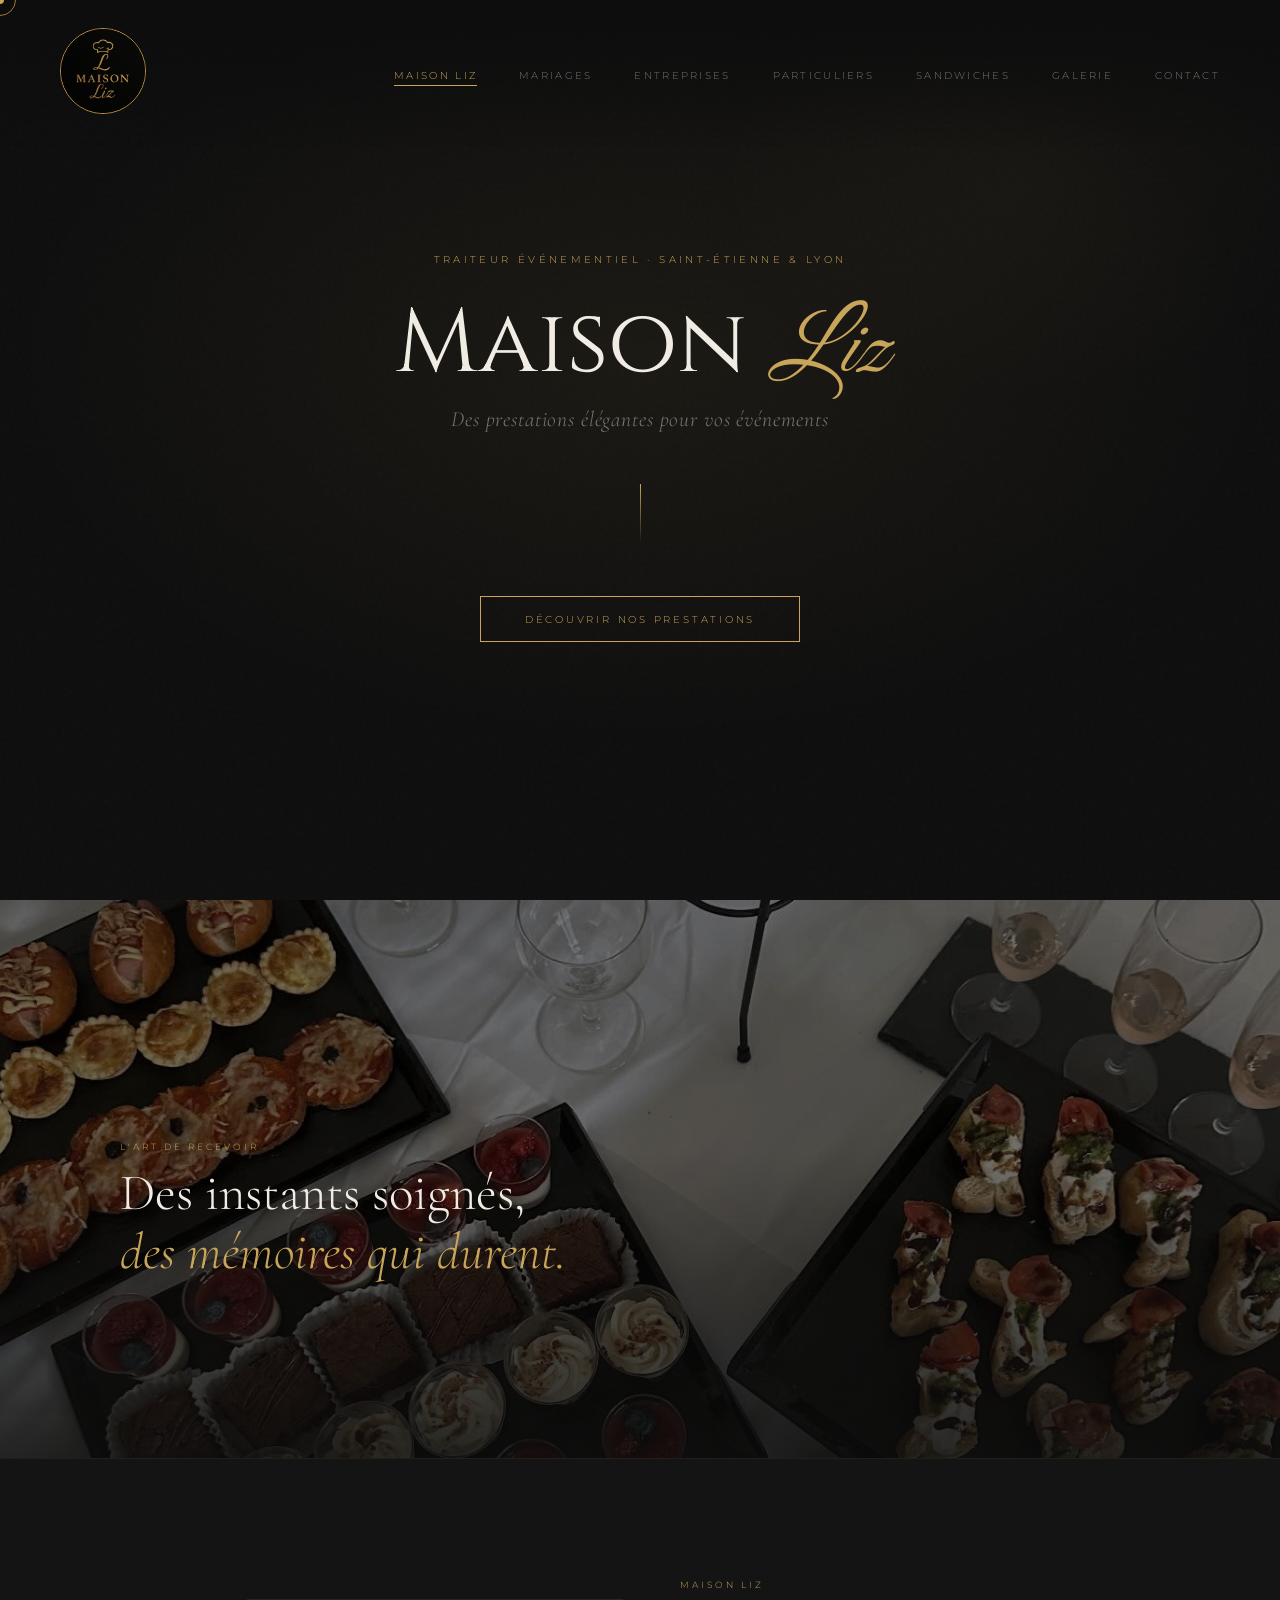
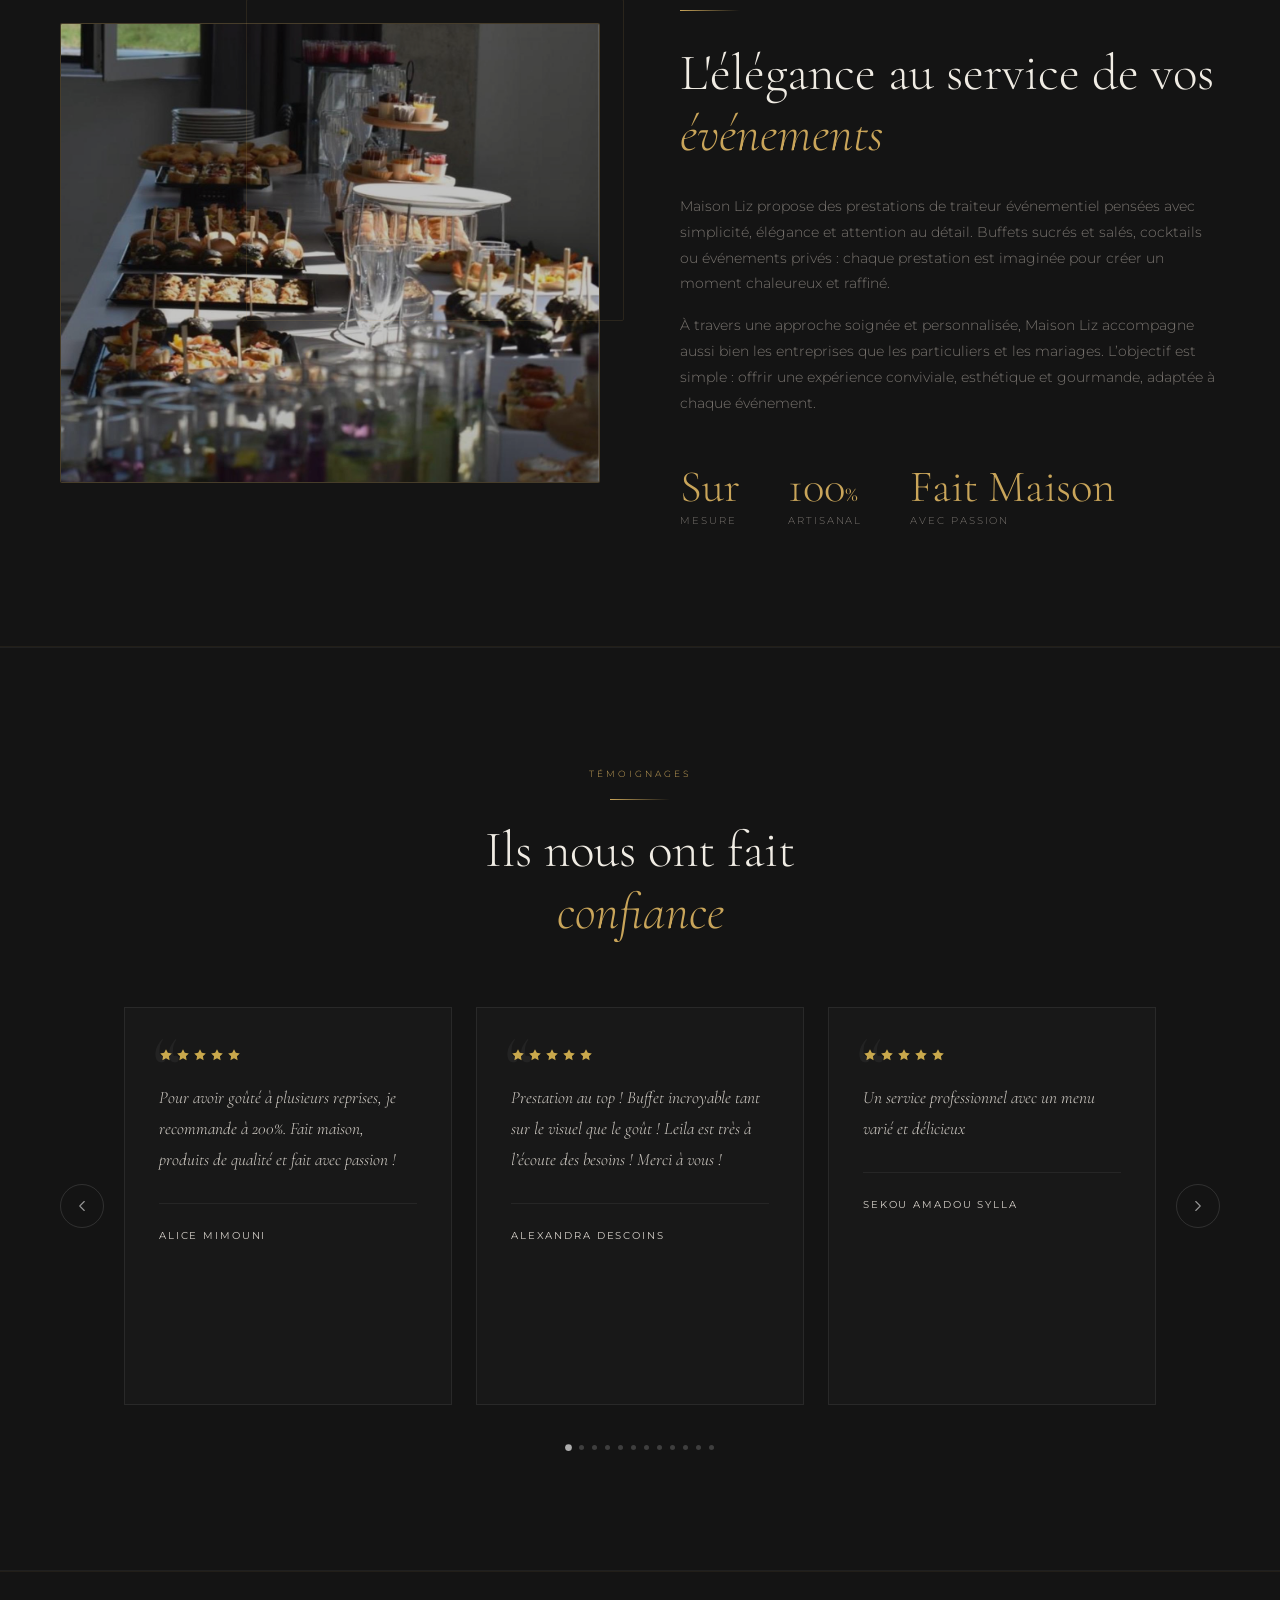
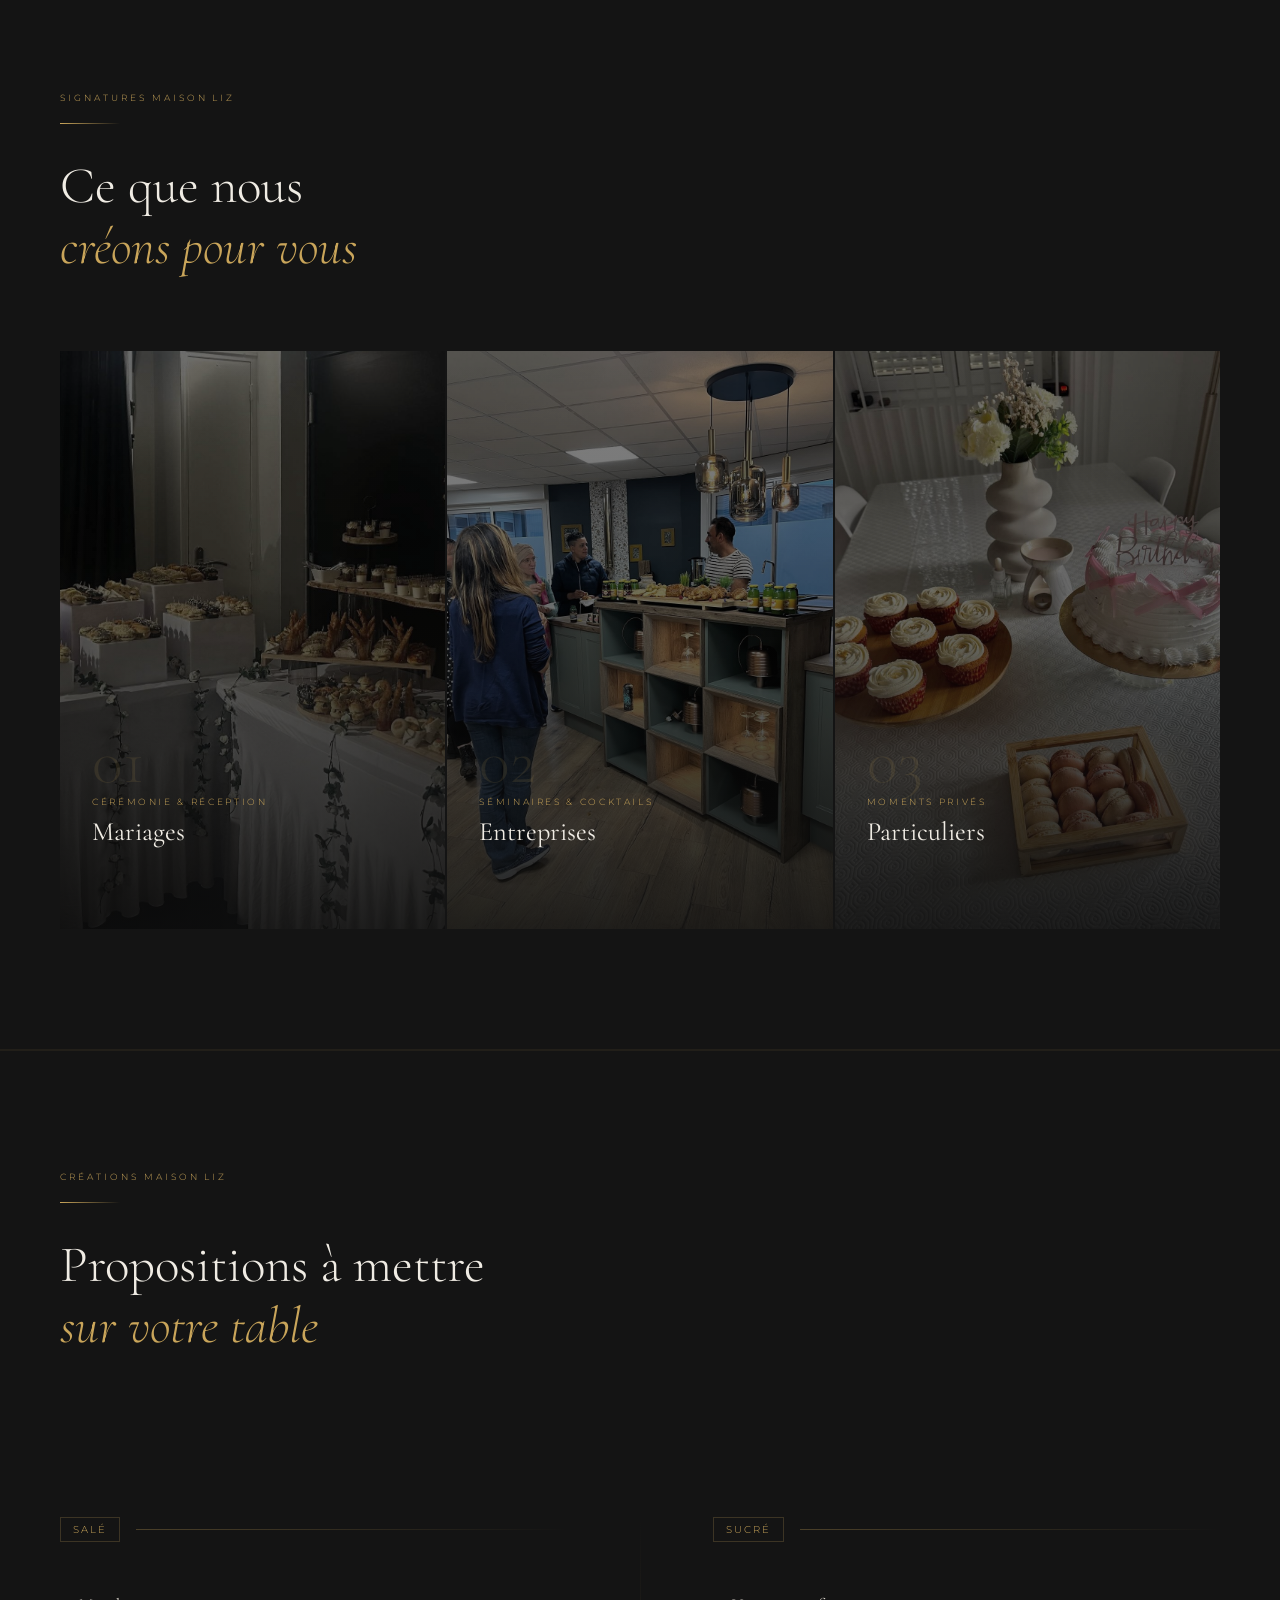
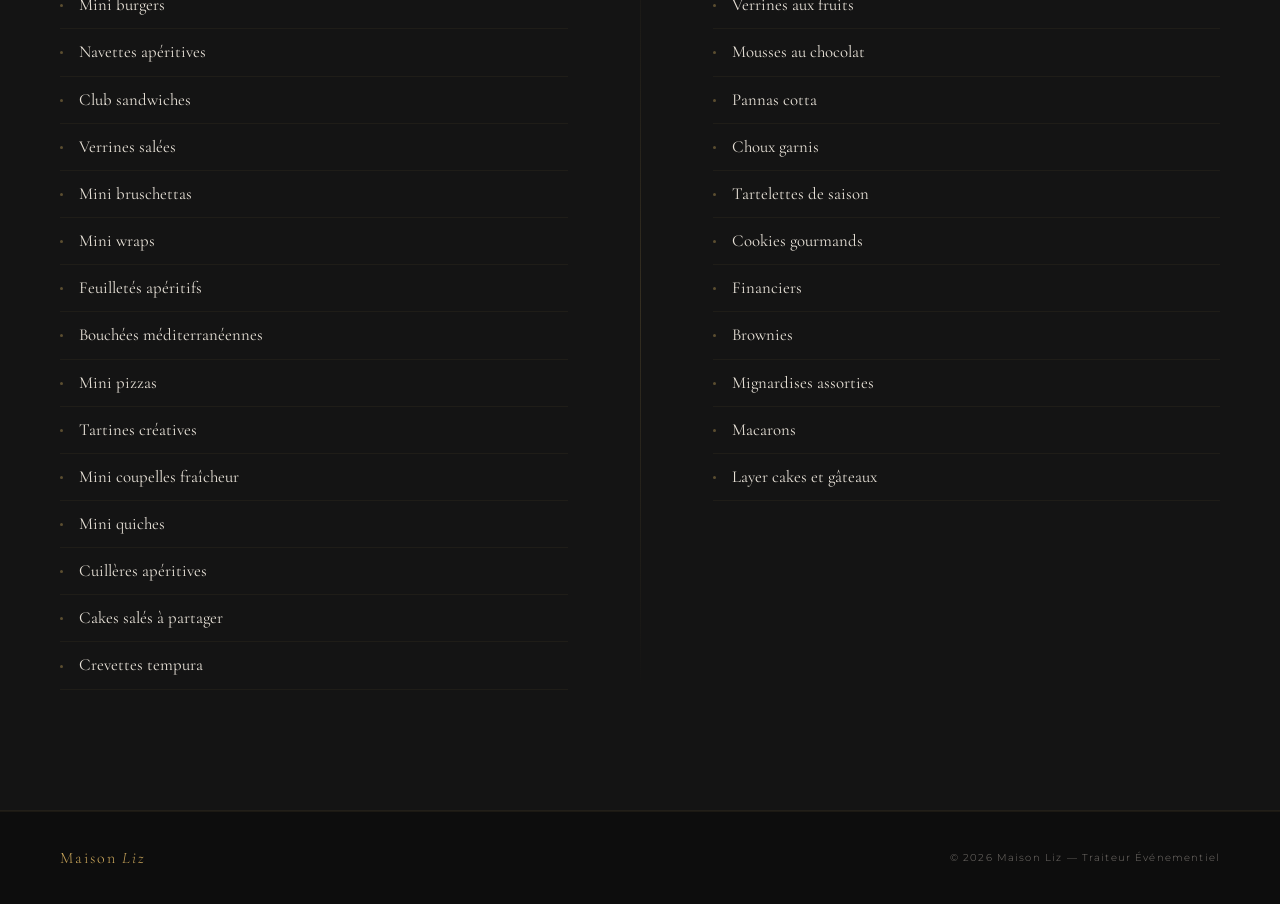
<file: index.html>
<!DOCTYPE html>
<html lang="fr">
<head>
  <meta charset="UTF-8" />
  <meta name="viewport" content="width=device-width, initial-scale=1.0" />
  <title>Maison Liz – Traiteur Événementiel</title>
  <link rel="preconnect" href="https://fonts.googleapis.com" />
  <link rel="preconnect" href="https://fonts.gstatic.com" crossorigin />
  <link href="https://fonts.googleapis.com/css2?family=Cormorant+Garamond:ital,wght@0,300;0,400;0,500;0,600;1,300;1,400&family=Montserrat:wght@200;300;400;500&display=swap" rel="stylesheet" />
  <link href="https://fonts.googleapis.com/css2?family=Cinzel:wght@400..900&family=Great+Vibes&display=swap" rel="stylesheet">
  <link rel="stylesheet" href="./styles.css">
  <link rel="icon" type="image/png" href="./assets/favicon.png">
  <style>
    /* ── REVIEWS SECTION ── */
    #reviews {
      background: var(--dark-2);
      border-top: 1px solid rgba(255,255,255,.05);
      border-bottom: 1px solid rgba(255,255,255,.05);
      position: relative;
      overflow: hidden;
    }
    .reviews-header {
      text-align: center;
      margin-bottom: 64px;
    }
    .reviews-header .gold-rule {
      margin: 12px auto 20px;
    }

    /* ── carousel viewport ── */
    .reviews-viewport {
      max-width: 1100px;
      margin: 0 auto;
      overflow: hidden;
    }
    .reviews-track {
      display: flex;
      gap: 24px;
      transition: transform .72s cubic-bezier(.76,0,.24,1);
      will-change: transform;
    }

    /* each card: fixed width = (viewport - 2 gaps) / 3 */
    .review-card {
      flex: 0 0 calc((100% - 48px) / 3);
      background: rgba(255,255,255,.02);
      border: 1px solid rgba(255,255,255,.07);
      padding: 40px 34px 36px;
      position: relative;
      transition: border-color .35s ease, transform .35s ease;
      box-sizing: border-box;
    }
    .review-card:hover {
      border-color: rgba(255,255,255,.16);
      transform: translateY(-4px);
    }
    a.review-card {
      text-decoration: none;
      display: block;
      cursor: pointer;
    }
    .review-card--no-link {
      cursor: default;
    }
    .review-card--no-link:hover {
      border-color: rgba(255,255,255,.07);
      transform: none;
    }
    .review-stars {
      display: flex;
      gap: 3px;
      margin-bottom: 20px;
    }
    .review-stars svg {
      width: 14px;
      height: 14px;
      fill: #c9a84c;
      flex-shrink: 0;
    }
    .review-card::before {
      content: '\201C';
      font-family: 'Cormorant Garamond', serif;
      font-size: 6rem;
      line-height: 1;
      color: rgba(255,255,255,.05);
      position: absolute;
      top: 14px;
      left: 26px;
      pointer-events: none;
    }
    .review-text {
      font-family: var(--serif);
      font-size: 1.08rem;
      font-weight: 300;
      font-style: italic;
      line-height: 1.8;
      color: var(--text);
      margin-bottom: 28px;
    }
    .review-author {
      padding-top: 20px;
      border-top: 1px solid rgba(255,255,255,.06);
    }
    .review-author-name {
      font-family: var(--sans);
      font-size: .65rem;
      font-weight: 400;
      letter-spacing: .18em;
      text-transform: uppercase;
      color: var(--text);
    }

    /* ── carousel wrapper (arrows + viewport) ── */
    .reviews-carousel-wrap {
      display: flex;
      align-items: center;
      gap: 20px;
      max-width: 1160px;
      margin: 0 auto;
    }
    .reviews-arrow {
      flex-shrink: 0;
      width: 44px;
      height: 44px;
      border: 1px solid rgba(255,255,255,.12);
      background: transparent;
      color: rgba(255,255,255,.55);
      border-radius: 50%;
      cursor: pointer;
      display: flex;
      align-items: center;
      justify-content: center;
      transition: border-color .25s, color .25s, background .25s;
    }
    .reviews-arrow:hover {
      border-color: rgba(255,255,255,.45);
      color: #fff;
      background: rgba(255,255,255,.05);
    }
    .reviews-arrow svg {
      width: 18px;
      height: 18px;
    }

    /* ── dot indicators ── */
    .reviews-dots {
      display: flex;
      justify-content: center;
      gap: 8px;
      margin-top: 40px;
    }
    .reviews-dot {
      width: 5px;
      height: 5px;
      border-radius: 50%;
      background: rgba(255,255,255,.18);
      transition: background .3s, transform .3s;
      cursor: pointer;
    }
    .reviews-dot.active {
      background: rgba(255,255,255,.65);
      transform: scale(1.35);
    }

    @media (max-width: 900px) {
      .review-card { flex: 0 0 calc((100% - 24px) / 2); }
    }
    @media (max-width: 580px) {
      .review-card { flex: 0 0 100%; }
    }
  </style>
  <meta name="description" content="Maison Liz, traiteur événementiel élégant spécialisé dans les buffets sucrés et salés pour mariages, entreprises et événements privés.">
  <meta property="og:image" content="./assets/img4.jpg">
</head>
<body>

  <div class="cursor" id="cursor"></div>
  <div class="cursor-ring" id="cursor-ring"></div>

  <!-- NAV -->
  <nav id="navbar">
    <a class="nav-logo" href="./index.html">
      <img src="./assets/logo.jpg" alt="Logo de Maison Liz">
    </a>
    <ul class="nav-links">
      <li><a class="active" href="./index.html">Maison Liz</a></li>
      <li><a href="./mariages.html">Mariages</a></li>
      <li><a href="./entreprises.html">Entreprises</a></li>
      <li><a href="./particuliers.html">Particuliers</a></li>
      <li><a href="./sandwich.html">Sandwiches</a></li>
      <li><a href="./galerie.html">Galerie</a></li>
      <li><a href="./contact.html">Contact</a></li>
    </ul>
    <button class="hamburger" id="hamburger" aria-label="Menu">
      <span></span><span></span><span></span>
    </button>
  </nav>

  <!-- MOBILE MENU -->
  <div class="mobile-menu" id="mobile-menu">
    <a class="active" onclick="closeMobile()" href="./index.html">Maison Liz</a>
    <a onclick="closeMobile()" href="./mariages.html">Mariages</a>
    <a onclick="closeMobile()" href="./entreprises.html">Entreprises</a>
    <a onclick="closeMobile()" href="./particuliers.html">Particuliers</a>
    <a onclick="closeMobile()" href="./sandwich.html">Sandwiches</a>
    <a onclick="closeMobile()" href="./galerie.html">Galerie</a>
    <a onclick="closeMobile()" href="./contact.html">Contact</a>

  </div>

  <!-- HERO -->
  <section id="hero">
    <div class="hero-bg"></div>
    <div class="hero-grain"></div>
    <div class="hero-line"></div>
    <div class="hero-line"></div>
    <div class="hero-content">
      <p class="hero-eyebrow">Traiteur Événementiel · Saint-Étienne & Lyon</p>
      <h1 class="hero-title">Maison <span>Liz</span></h1>
      <p class="hero-sub">Des prestations élégantes pour vos événements</p>
      <div class="hero-divider"></div>
      <a href="#signatures" class="btn-gold">Découvrir nos prestations</a>
    </div>
  </section>

  <!-- IMAGE STRIP -->
  <section id="image-strip">
    <div class="image-strip-photo"></div>
    <div class="image-strip-overlay"></div>
    <div class="image-strip-caption reveal">
      <span class="strip-eyebrow">L'art de recevoir</span>
      <p class="strip-title">Des instants soignés,<br><em>des mémoires qui durent.</em></p>
    </div>
  </section>

  <!-- ABOUT -->
  <section id="about">
    <div class="about-visual reveal">
      <div class="about-frame about-frame-1">
        <div class="about-logo-display"></div>
      </div>
      <div class="about-frame about-frame-2"></div>
    </div>
    <div class="about-text">
      <span class="section-label reveal">Maison Liz</span>
      <div class="gold-rule reveal reveal-delay-1"></div>
      <h2 class="section-title reveal reveal-delay-1">L'élégance au service de vos<br><em>événements</em></h2>
      <p class="section-body reveal reveal-delay-2">
        Maison Liz propose des prestations de traiteur événementiel pensées avec simplicité, élégance et attention au détail. Buffets sucrés et salés, cocktails ou événements privés : chaque prestation est imaginée pour créer un moment chaleureux et raffiné.
      </p>
      <p class="section-body reveal reveal-delay-2" style="margin-top:16px;">
        À travers une approche soignée et personnalisée, Maison Liz accompagne aussi bien les entreprises que les particuliers et les mariages. L’objectif est simple : offrir une expérience conviviale, esthétique et gourmande, adaptée à chaque événement.
      </p>
      <div class="about-stat">
        <div class="reveal reveal-delay-3">
          <span class="stat-num">Sur</span>
          <span class="stat-label">Mesure</span>
        </div>
        <div class="reveal reveal-delay-3">
          <span class="stat-num">100<span style="font-size:1.4rem">%</span></span>
          <span class="stat-label">Artisanal</span>
        </div>
        <div class="reveal reveal-delay-4">
          <span class="stat-num">Fait Maison</span>
          <span class="stat-label">Avec passion</span>
        </div>
      </div>
    </div>
  </section>

  <!-- REVIEWS -->
  <section id="reviews">
    <div class="reviews-header">
      <span class="section-label reveal">Témoignages</span>
      <div class="gold-rule reveal reveal-delay-1"></div>
      <h2 class="section-title reveal reveal-delay-1">Ils nous ont fait<br><em>confiance</em></h2>
    </div>
    <div class="reviews-carousel-wrap">
      <button class="reviews-arrow reviews-arrow--prev" id="reviewsPrev" aria-label="Précédent">
        <svg viewBox="0 0 24 24" fill="none" stroke="currentColor" stroke-width="1.5" stroke-linecap="round" stroke-linejoin="round"><polyline points="15 18 9 12 15 6"/></svg>
      </button>
      <div class="reviews-viewport">
        <div class="reviews-track" id="reviewsTrack"></div>
      </div>
      <button class="reviews-arrow reviews-arrow--next" id="reviewsNext" aria-label="Suivant">
        <svg viewBox="0 0 24 24" fill="none" stroke="currentColor" stroke-width="1.5" stroke-linecap="round" stroke-linejoin="round"><polyline points="9 18 15 12 9 6"/></svg>
      </button>
    </div>
    <div class="reviews-dots" id="reviewsDots"></div>
  </section>

  <!-- SIGNATURES MAISON LIZ -->
  <section id="signatures">
    <div class="signatures-header">
      <span class="section-label reveal">Signatures Maison Liz</span>
      <div class="gold-rule reveal reveal-delay-1"></div>
      <h2 class="section-title reveal reveal-delay-1">Ce que nous<br><em>créons pour vous</em></h2>
    </div>
    <div class="signatures-grid">

      <div class="sig-card reveal">
        <div class="sig-card-photo sig-photo-1"></div>
        <div class="sig-card-overlay"></div>
        <div class="sig-card-body">
          <span class="sig-card-num">01</span>
          <span class="sig-card-label">Cérémonie &amp; réception</span>
          <h3 class="sig-card-title">Mariages</h3>
          <p class="sig-card-desc">
            Votre jour le plus précieux mérite des saveurs à la hauteur de l'émotion. 
          Nous orchestrons chaque détail pour que votre table soit aussi belle que votre histoire.
          </p>
          <a href="./mariages.html" class="sig-card-link">Explorer</a>
        </div>
      </div>

      <div class="sig-card reveal reveal-delay-1">
        <div class="sig-card-photo sig-photo-2"></div>
        <div class="sig-card-overlay"></div>
        <div class="sig-card-body">
          <span class="sig-card-num">02</span>
          <span class="sig-card-label">Séminaires &amp; cocktails</span>
          <h3 class="sig-card-title">Entreprises</h3>
          <p class="sig-card-desc">
            Séminaires, lancements de produits, cocktails d'affaires, team buildings — 
          Maison Liz accompagne les entreprises qui veulent marquer les esprits. 
          Une restauration irréprochable au service de votre image de marque.</p>
          <a href="./entreprises.html" class="sig-card-link">Explorer</a>
        </div>
      </div>

      <div class="sig-card reveal reveal-delay-2">
        <div class="sig-card-photo sig-photo-3"></div>
        <div class="sig-card-overlay"></div>
        <div class="sig-card-body">
          <span class="sig-card-num">03</span>
          <span class="sig-card-label">Moments privés</span>
          <h3 class="sig-card-title">Particuliers</h3>
          <p class="sig-card-desc">
            Anniversaires, baptêmes, fêtes de famille, dîners privés — que l'événement 
          soit intime ou festif, nous créons pour vous un buffet personnalisé qui 
          reflète votre style et ravit vos convives.
          </p>
          <a href="./particuliers.html" class="sig-card-link">Explorer</a>
        </div>
      </div>

    </div>
  </section>

  <!-- CRÉATIONS MAISON LIZ -->
  <section id="creations">
    <div class="creations-header">
      <span class="section-label reveal">Créations Maison Liz</span>
      <div class="gold-rule reveal reveal-delay-1"></div>
      <h2 class="section-title reveal reveal-delay-1">
        Propositions à mettre<br><em>sur votre table</em>
      </h2>
      <p class="section-body reveal reveal-delay-2" style="max-width:480px; margin-top:16px;">
        Chaque préstation est entièrement personnalisée selon vos envies, votre événement et la saison. Voici quelques propositions :
      </p>
    </div>

    <div class="creations-cols">

      <div class="creations-col reveal">
        <div class="creations-col-label">
          <span class="creations-col-icon">Salé</span>
          <div class="creations-col-label-rule"></div>
        </div>
        <ul class="creations-list">
          <li class="creations-item">
            <div class="creations-item-inner">
              <span class="creations-item-name">Mini burgers</span>
            </div>
          </li>
          <li class="creations-item">
            <div class="creations-item-inner">
              <span class="creations-item-name">Navettes apéritives</span>
            </div>
          </li>
          <li class="creations-item">
            <div class="creations-item-inner">
              <span class="creations-item-name">Club sandwiches</span>
            </div>
          </li>
          <li class="creations-item">
            <div class="creations-item-inner">
              <span class="creations-item-name">Verrines salées</span>
            </div>
          </li>
          <li class="creations-item">
            <div class="creations-item-inner">
              <span class="creations-item-name">Mini bruschettas</span>
            </div>
          </li>
          <li class="creations-item">
            <div class="creations-item-inner">
              <span class="creations-item-name">Mini wraps</span>
            </div>
          </li>
          <li class="creations-item">
            <div class="creations-item-inner">
              <span class="creations-item-name">Feuilletés apéritifs</span>
            </div>
          </li>
          <li class="creations-item">
            <div class="creations-item-inner">
              <span class="creations-item-name">Bouchées méditerranéennes</span>
            </div>
          </li>
          <li class="creations-item">
            <div class="creations-item-inner">
              <span class="creations-item-name">Mini pizzas</span>
            </div>
          </li>
          <li class="creations-item">
            <div class="creations-item-inner">
              <span class="creations-item-name">Tartines créatives</span>
            </div>
          </li>
          <li class="creations-item">
            <div class="creations-item-inner">
              <span class="creations-item-name">Mini coupelles fraîcheur</span>
            </div>
          </li>
          <li class="creations-item">
            <div class="creations-item-inner">
              <span class="creations-item-name">Mini quiches</span>
            </div>
          </li>
          <li class="creations-item">
            <div class="creations-item-inner">
              <span class="creations-item-name">Cuillères apéritives</span>
            </div>
          </li>
          <li class="creations-item">
            <div class="creations-item-inner">
              <span class="creations-item-name">Cakes salés à partager</span>
            </div>
          </li>
          <li class="creations-item">
            <div class="creations-item-inner">
              <span class="creations-item-name">Crevettes tempura</span>
            </div>
          </li>
        </ul>
      </div>

      <div class="creations-divider"></div>

      <!-- ── SUCRÉ ── -->
      <div class="creations-col reveal reveal-delay-1">
        <div class="creations-col-label">
          <span class="creations-col-icon">Sucré</span>
          <div class="creations-col-label-rule"></div>
        </div>
        <ul class="creations-list">
          <li class="creations-item">
            <div class="creations-item-inner">
              <span class="creations-item-name">Verrines aux fruits</span>
            </div>
          </li>
          <li class="creations-item">
            <div class="creations-item-inner">
              <span class="creations-item-name">Mousses au chocolat</span>
            </div>
          </li>
          <li class="creations-item">
            <div class="creations-item-inner">
              <span class="creations-item-name">Pannas cotta</span>
            </div>
          </li>
          <li class="creations-item">
            <div class="creations-item-inner">
              <span class="creations-item-name">Choux garnis</span>
            </div>
          </li>
          <li class="creations-item">
            <div class="creations-item-inner">
              <span class="creations-item-name">Tartelettes de saison</span>
            </div>
          </li>
          <li class="creations-item">
            <div class="creations-item-inner">
              <span class="creations-item-name">Cookies gourmands</span>
            </div>
          </li>
          <li class="creations-item">
            <div class="creations-item-inner">
              <span class="creations-item-name">Financiers</span>
            </div>
          </li>
          <li class="creations-item">
            <div class="creations-item-inner">
              <span class="creations-item-name">Brownies</span>
            </div>
          </li>
          <li class="creations-item">
            <div class="creations-item-inner">
              <span class="creations-item-name">Mignardises assorties</span>
            </div>
          </li>
          <li class="creations-item">
            <div class="creations-item-inner">
              <span class="creations-item-name">Macarons</span>
            </div>
          </li>
          <li class="creations-item">
            <div class="creations-item-inner">
              <span class="creations-item-name">Layer cakes et gâteaux</span>
            </div>
          </li>
        </ul>
      </div>

    </div>
  </section>

  <!-- FOOTER -->
  <footer>
    <span class="footer-logo">Maison <em style="font-style:italic">Liz</em></span>
    <span class="footer-copy">© 2026 Maison Liz — Traiteur Événementiel</span>
  </footer>
  <script>
    const cursor = document.getElementById('cursor');
    const ring   = document.getElementById('cursor-ring');
    let mx = 0, my = 0, rx = 0, ry = 0;
    document.addEventListener('mousemove', e => { mx = e.clientX; my = e.clientY; });
    function animCursor() {
      cursor.style.left = mx + 'px'; cursor.style.top = my + 'px';
      rx += (mx - rx) * .12; ry += (my - ry) * .12;
      ring.style.left = rx + 'px'; ring.style.top = ry + 'px';
      requestAnimationFrame(animCursor);
    }
    animCursor();

    // Navbar scroll
    const navbar = document.getElementById('navbar');
    window.addEventListener('scroll', () => {
      navbar.classList.toggle('scrolled', window.scrollY > 60);
    });

    // Reveal on scroll
    const reveals = document.querySelectorAll('.reveal');
    const io = new IntersectionObserver((entries) => {
      entries.forEach(e => { if (e.isIntersecting) { e.target.classList.add('visible'); io.unobserve(e.target); } });
    }, { threshold: .12 });
    reveals.forEach(el => io.observe(el));

    // Mobile menu
    const hamburger = document.getElementById('hamburger');
    const mobileMenu = document.getElementById('mobile-menu');
    hamburger.addEventListener('click', () => mobileMenu.classList.toggle('open'));
    function closeMobile() { mobileMenu.classList.remove('open'); }
    // ── REVIEWS CAROUSEL ──────────────────────────────────────────
    const reviews = [
      { quote: "Pour avoir goûté à plusieurs reprises, je recommande à 200%. Fait maison, produits de qualité et fait avec passion !", name: "Alice Mimouni", link: "https://share.google/z0jEsmUv5R6NulZ9W"},
      { quote: "Prestation au top ! Buffet incroyable tant sur le visuel que le goût ! Leila est très à l’écoute des besoins ! Merci à vous !", name: "Alexandra Descoins", link: "https://share.google/BcEyTslAOB3nlEdWL" },
      { quote: "Un service professionnel avec un menu varié et délicieux", name: "Sekou Amadou Sylla", link: "https://share.google/QGYkVjuSrrw0sGvhl" },
      { quote: "J'ai eu la chance de participer à plusieurs événements où les buffets étaient organisés par Maison Liz : un régal pour les yeux et les papilles ! Tout est délicieux, la présentation est soignée, on sent que tout a été réfléchi dans les moindres détails. Bravo Maison Liz !", name: "Anaïs Leblanc", link: "https://share.google/gsTIS4anACPIsmssb" },
      { quote: "Nos recommandons les prestations de Leïla et de son équipe. Tant au niveau des prestations que de la qualité des produits à suivre", name: "Groupe et Decouverte", link: "https://share.google/RoyfwXWbpCTSJMDbt" },
      { quote: "Excellent traiteur. Produit frais de qualité et 100% maison. Je recommande", name: "Nasser", link: "https://share.google/hWPvkmgrw3R1KK9vz" },
      { quote: "Je ne peux que rejoindre votre avis, j'ai pu gouter a plusieurs reprises les buffets de @maisonliz, a chaque fois un régal pour les papilles et les yeux. Des créations originales, bien présentées", name: "Emilie Brolliat" },
      { quote: "Pour avoir goûté les buffets de Maison Liz je ne peux que confirmer et recommander à 100%", name: "Alice Mimouni" },
      { quote: "Tout était aussi beau que délicieux : des produits de qualité, une présentation soignée, et surtout beaucoup de goût et de générosité. Vous pouvez lui faire confiance les yeux fermés.", name: "Lila Mebarek" },
      { quote: "Nous avons découvert le travail de Maison Liz @maisonliz_events, qui avait préparé de superbes douceurs pour la dégustation. C'était aussi beau que bon ! Un vrai régal pour les yeux et les papilles", name: "La CSF Loire" },
      { quote: "Merci Maison Liz un service au top ! Les formules du midi étaient délicieuses", name: "Virginie Neto Garcia" },
      { quote: "Tellllllement bon !!! Ma maman était super contente ! Elle m'a dit de te dire qu'ils étaient délicieux... Ha oui vraiment, très bons, très fins !", name: "Anaïs (via WhatsApp)" },
    ];

    const VISIBLE   = 3; // cards visible at once
    const GAP       = 24;
    const track     = document.getElementById('reviewsTrack');
    const dotsWrap  = document.getElementById('reviewsDots');
    const total     = reviews.length;

    // Build cloned infinite loop: [...last VISIBLE] + [...all] + [...first VISIBLE]
    const order = [
      ...reviews.slice(-VISIBLE),
      ...reviews,
      ...reviews.slice(0, VISIBLE)
    ];

    const starSVG = `<svg viewBox="0 0 24 24" xmlns="http://www.w3.org/2000/svg"><path d="M12 2l3.09 6.26L22 9.27l-5 4.87 1.18 6.88L12 17.77l-6.18 3.25L7 14.14 2 9.27l6.91-1.01L12 2z"/></svg>`;

    order.forEach(r => {
      const hasLink = !!r.link;
      const card = document.createElement(hasLink ? 'a' : 'div');
      card.className = 'review-card' + (hasLink ? '' : ' review-card--no-link');
      if (hasLink) {
        card.href = r.link;
        card.target = '_blank';
        card.rel = 'noopener noreferrer';
      }
      card.innerHTML = `
        <div class="review-stars">${starSVG.repeat(5)}</div>
        <p class="review-text">${r.quote}</p>
        <div class="review-author">
          <span class="review-author-name">${r.name}</span>
        </div>`;
      track.appendChild(card);
    });

    // Dots (one per real review)
    reviews.forEach((_, i) => {
      const d = document.createElement('div');
      d.className = 'reviews-dot' + (i === 0 ? ' active' : '');
      d.addEventListener('click', () => goTo(i));
      dotsWrap.appendChild(d);
    });

    let current = 0; // index in the real reviews array
    let isTransitioning = false;
    let timer;

    function cardWidth() {
      return track.children[0] ? track.children[0].offsetWidth + GAP : 0;
    }

    function setPosition(index, animate) {
      const offset = (index + VISIBLE) * cardWidth();
      track.style.transition = animate ? 'transform .72s cubic-bezier(.76,0,.24,1)' : 'none';
      track.style.transform  = `translateX(-${offset}px)`;
    }

    function updateDots() {
      dotsWrap.querySelectorAll('.reviews-dot').forEach((d, i) => {
        d.classList.toggle('active', i === current);
      });
    }

    function goTo(index, animate = true) {
      current = ((index % total) + total) % total;
      setPosition(current, animate);
      updateDots();
    }

    function next() {
      if (isTransitioning) return;
      isTransitioning = true;
      goTo(current + 1, true);
    }

    // After transition ends, silently jump back if we're in the clone zone
    track.addEventListener('transitionend', () => {
      isTransitioning = false;
      // no looping needed since we're not animating past the clone boundary here
    });

    // Init: jump to position 0 without animation
    setPosition(0, false);
    updateDots();

    // Auto-advance every 4.5s
    function startTimer() { timer = setInterval(next, 4500); }
    function stopTimer()  { clearInterval(timer); }
    startTimer();

    // Arrows
    document.getElementById('reviewsPrev').addEventListener('click', () => {
      stopTimer(); goTo(current - 1, true); startTimer();
    });
    document.getElementById('reviewsNext').addEventListener('click', () => {
      stopTimer(); goTo(current + 1, true); startTimer();
    });

    // Pause on hover
    track.addEventListener('mouseenter', stopTimer);
    track.addEventListener('mouseleave', startTimer);

    // Recalculate on resize
    window.addEventListener('resize', () => setPosition(current, false));
    // ──────────────────────────────────────────────────────────────
  </script>
</body>
</html>

<!-- Site Created By Roly Morvern (rmorvern@gmail.com) -->
</file>
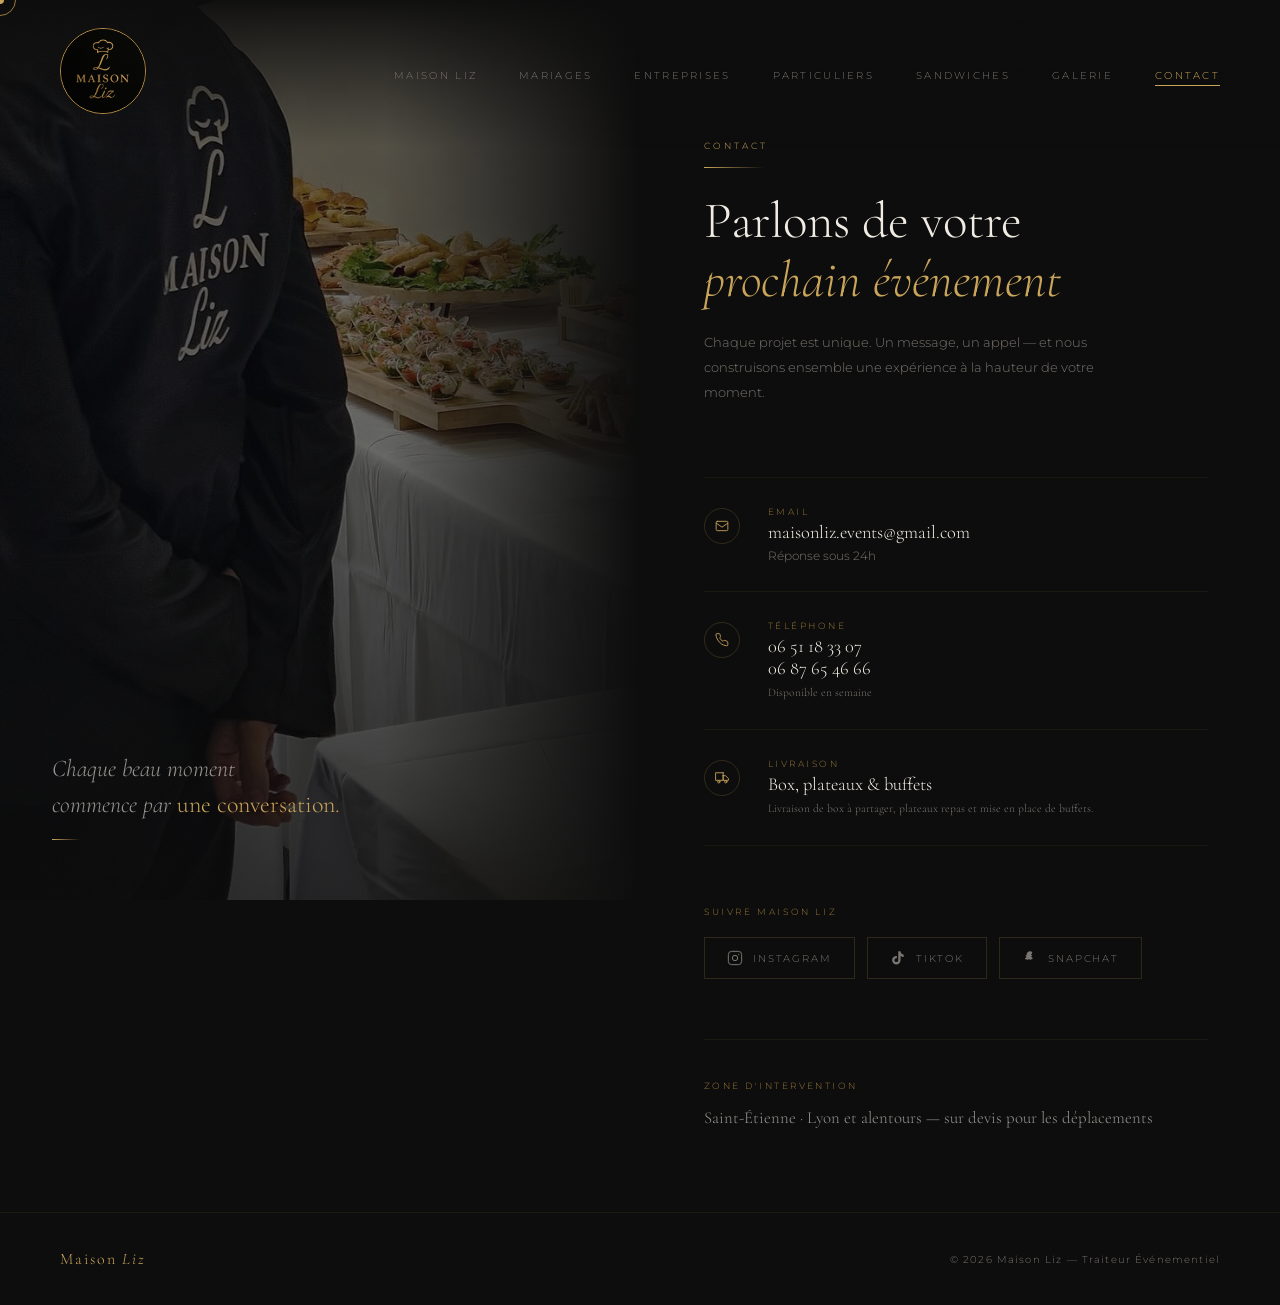
<file: contact.html>
<!DOCTYPE html>
<html lang="fr">
<head>
  <meta charset="UTF-8" />
  <meta name="viewport" content="width=device-width, initial-scale=1.0" />
  <title>Contact | Maison Liz</title>
  <link rel="preconnect" href="https://fonts.googleapis.com" />
  <link rel="preconnect" href="https://fonts.gstatic.com" crossorigin />
  <link href="https://fonts.googleapis.com/css2?family=Cormorant+Garamond:ital,wght@0,300;0,400;0,500;0,600;1,300;1,400&family=Montserrat:wght@200;300;400;500&display=swap" rel="stylesheet" />
  <link href="https://fonts.googleapis.com/css2?family=Cinzel:wght@400..900&family=Great+Vibes&display=swap" rel="stylesheet">
  <link rel="stylesheet" href="./styles.css">
  <link rel="icon" type="image/png" href="./assets/favicon.png">

  <style>
    /* ─── LAYOUT PRINCIPAL ─── */
    #contact-page {
      display: grid;
      grid-template-columns: 1fr 1fr;
      min-height: 100vh;
      padding: 0;
    }

    /* ─── COLONNE IMAGE ─── */
    .contact-image-col {
      position: sticky; top: 0;
      height: 100vh; overflow: hidden;
    }
    .contact-image-photo {
      position: absolute; inset: 0;
      background: url('./assets/contact.jpg') left / cover no-repeat;
      filter: brightness(.45) saturate(.75);
      transform: scale(1.04);
      transition: transform 12s ease;
    }
    .contact-image-col:hover .contact-image-photo { transform: scale(1); }
    .contact-image-overlay {
      position: absolute; inset: 0;
      background:
        linear-gradient(to right, transparent 60%, var(--dark) 100%),
        linear-gradient(to top, rgba(13,13,13,.6) 0%, transparent 50%);
    }
    /* Quote flottante dans l'image */
    .contact-image-quote {
      position: absolute; bottom: 60px; left: 52px; right: 80px; z-index: 2;
    }
    .contact-image-quote-text {
      font-family: 'Cormorant Garamond', serif;
      font-size: clamp(1.1rem, 2vw, 1.5rem); font-weight: 300;
      font-style: italic; line-height: 1.5;
      color: rgba(240,236,228,.6);
    }
    .contact-image-quote-text em { color: var(--gold); font-style: normal; }
    .contact-image-quote-rule {
      width: 28px; height: 1px;
      background: linear-gradient(to right, var(--gold), transparent);
      margin-top: 16px;
    }

    /* ─── COLONNE CONTENU ─── */
    .contact-content-col {
      padding: 140px 72px 80px 64px;
      display: flex; flex-direction: column;
      justify-content: flex-start;
      background: var(--dark);
    }

    /* ─── HEADER ─── */
    .contact-header { margin-bottom: 72px; }
    .contact-title {
      font-family: 'Cormorant Garamond', serif;
      font-size: clamp(2.2rem, 4vw, 3.4rem); font-weight: 300;
      line-height: 1.15; color: #f0ece4;
      margin-bottom: 20px;
    }
    .contact-title em { font-style: italic; color: var(--gold); }
    .contact-intro {
      font-size: .83rem; font-weight: 300; line-height: 1.9;
      color: var(--text-muted); max-width: 400px;
    }

    /* ─── COORDONNÉES ─── */
    .contact-coords {
      display: flex; flex-direction: column; gap: 0;
      margin-bottom: 60px;
    }
    .coord-item {
      display: flex; align-items: flex-start; gap: 28px;
      padding: 28px 0;
      border-bottom: 1px solid rgba(201,165,90,.08);
      transition: border-color .3s;
      text-decoration: none;
    }
    .coord-item:first-child { border-top: 1px solid rgba(201,165,90,.08); }
    .coord-item:hover { border-bottom-color: rgba(201,165,90,.2); }
    .coord-icon {
      flex-shrink: 0; width: 36px; height: 36px;
      border: 1px solid rgba(201,165,90,.2); border-radius: 50%;
      display: flex; align-items: center; justify-content: center;
      font-size: .6rem; color: var(--gold);
      transition: background .3s, border-color .3s;
      margin-top: 2px;
    }
    .coord-item:hover .coord-icon {
      background: rgba(201,165,90,.08); border-color: var(--gold);
    }
    .coord-body { display: flex; flex-direction: column; gap: 4px; }
    .coord-label {
      font-size: .55rem; letter-spacing: .28em; text-transform: uppercase;
      color: var(--gold-dim);
    }
    .coord-value {
      font-family: 'Cormorant Garamond', serif;
      font-size: 1.15rem; font-weight: 300; color: #f0ece4;
      transition: color .3s;
    }
    .coord-item:hover .coord-value { color: var(--gold); }
    .coord-sub {
      font-size: .72rem; font-weight: 300; color: var(--text-muted);
      margin-top: 2px;
    }

    /* ─── RÉSEAUX SOCIAUX ─── */
    .contact-socials-label {
      font-size: .58rem; letter-spacing: .28em; text-transform: uppercase;
      color: var(--gold-dim); display: block; margin-bottom: 20px;
    }
    .contact-socials {
      display: flex; gap: 12px; flex-wrap: wrap;
      margin-bottom: 60px;
    }
    .social-btn {
      display: inline-flex; align-items: center; gap: 10px;
      padding: 12px 22px;
      border: 1px solid rgba(201,165,90,.18);
      font-size: .65rem; font-weight: 300; letter-spacing: .18em;
      text-transform: uppercase; color: var(--text-muted);
      text-decoration: none;
      transition: border-color .3s, color .3s, background .3s;
    }
    .social-btn:hover {
      border-color: var(--gold); color: var(--gold);
      background: rgba(201,165,90,.04);
    }
    .social-btn-icon {
      width: 16px; height: 16px;
      display: flex; align-items: center; justify-content: center;
      flex-shrink: 0;
    }
    /* Instagram icon */
    .icon-instagram { stroke: currentColor; fill: none; stroke-width: 1.5; }
    /* TikTok icon */
    .icon-tiktok { fill: currentColor; }
    /* Snapchat icon */
    .icon-snapchat { fill: currentColor; }

    /* ─── ZONE & INFOS ─── */
    .contact-zone {
      padding-top: 40px;
      border-top: 1px solid rgba(201,165,90,.08);
    }
    .contact-zone-label {
      font-size: .55rem; letter-spacing: .28em; text-transform: uppercase;
      color: var(--gold-dim); display: block; margin-bottom: 14px;
    }
    .contact-zone-text {
      font-family: 'Cormorant Garamond', serif;
      font-size: 1.05rem; font-weight: 300; color: rgba(240,236,228,.6);
      line-height: 1.6;
    }

    /* ─── MOBILE ─── */
    @media (max-width: 1024px) {
      #contact-page { grid-template-columns: 1fr; }
      .contact-image-col {
        position: relative; height: 52vh; min-height: 340px;
      }
      .contact-image-overlay {
        background: linear-gradient(to bottom, transparent 40%, var(--dark) 100%);
      }
      .contact-image-quote { bottom: 32px; left: 32px; right: 32px; }
      .contact-content-col { padding: 60px 40px 72px; }
    }
    @media (max-width: 768px) {
      .contact-content-col { padding: 48px 24px 64px; }
      .contact-image-quote { display: none; }
      .contact-socials { gap: 8px; }
      .social-btn { padding: 10px 16px; }
    }
  </style>
</head>
<body>

  <div class="cursor" id="cursor"></div>
  <div class="cursor-ring" id="cursor-ring"></div>

  <!-- NAV -->
  <nav id="navbar">
    <a class="nav-logo" href="./index.html">
      <img src="./assets/logo.jpg" alt="Logo de Maison Liz">
    </a>
    <ul class="nav-links">
      <li><a href="./index.html">Maison Liz</a></li>
      <li><a href="./mariages.html">Mariages</a></li>
      <li><a href="./entreprises.html">Entreprises</a></li>
      <li><a href="./particuliers.html">Particuliers</a></li>
      <li><a href="./sandwich.html">Sandwiches</a></li>
      <li><a href="./galerie.html">Galerie</a></li>
      <li><a class="active" href="./contact.html">Contact</a></li>
    </ul>
    <button class="hamburger" id="hamburger" aria-label="Menu">
      <span></span><span></span><span></span>
    </button>
  </nav>

  <!-- MOBILE MENU -->
  <div class="mobile-menu" id="mobile-menu">
    <a onclick="closeMobile()" href="./index.html">Maison Liz</a>
    <a onclick="closeMobile()" href="./mariages.html">Mariages</a>
    <a onclick="closeMobile()" href="./entreprises.html">Entreprises</a>
    <a onclick="closeMobile()" href="./particuliers.html">Particuliers</a>
    <a onclick="closeMobile()" href="./sandwich.html">Sandwiches</a>
    <a onclick="closeMobile()" href="./galerie.html">Galerie</a>
    <a class="active" onclick="closeMobile()" href="./contact.html">Contact</a>
  </div>

  <!-- ── LAYOUT PRINCIPAL ──────────────────────────────────── -->
  <div id="contact-page">

    <!-- COLONNE IMAGE -->
    <div class="contact-image-col">
      <div class="contact-image-photo"></div>
      <div class="contact-image-overlay"></div>
      <div class="contact-image-quote reveal">
        <p class="contact-image-quote-text">
          Chaque beau moment<br>commence par <em>une conversation.</em>
        </p>
        <div class="contact-image-quote-rule"></div>
      </div>
    </div>

    <!-- COLONNE CONTENU -->
    <div class="contact-content-col">

      <!-- Header -->
      <div class="contact-header reveal">
        <span class="section-label" style="margin-bottom:16px; display:block;">Contact</span>
        <div class="gold-rule" style="margin-bottom:24px;"></div>
        <h1 class="contact-title">
          Parlons de votre<br><em>prochain événement</em>
        </h1>
        <p class="contact-intro">
          Chaque projet est unique. Un message, un appel — et nous construisons
          ensemble une expérience à la hauteur de votre moment.
        </p>
      </div>

      <!-- Coordonnées -->
      <div class="contact-coords reveal reveal-delay-1">

        <a href="mailto:maisonliz.events@gmail.com" class="coord-item">
          <div class="coord-icon">
            <svg width="14" height="14" viewBox="0 0 24 24" fill="none"
              stroke="currentColor" stroke-width="1.5" stroke-linecap="round" stroke-linejoin="round">
              <rect x="2" y="4" width="20" height="16" rx="2"/>
              <path d="m2 7 10 7 10-7"/>
            </svg>
          </div>
          <div class="coord-body">
            <span class="coord-label">Email</span>
            <span class="coord-value">maisonliz.events@gmail.com</span>
            <span class="coord-sub">Réponse sous 24h</span>
          </div>
        </a>

        <a href="tel:+33651183307" class="coord-item">
          <div class="coord-icon">
            <svg width="14" height="14" viewBox="0 0 24 24" fill="none"
              stroke="currentColor" stroke-width="1.5" stroke-linecap="round" stroke-linejoin="round">
              <path d="M22 16.92v3a2 2 0 0 1-2.18 2 19.79 19.79 0 0 1-8.63-3.07A19.5 19.5 0 0 1 4.72 12 19.79 19.79 0 0 1 1.64 3.38 2 2 0 0 1 3.6 1h3a2 2 0 0 1 2 1.72c.127.96.361 1.903.7 2.81a2 2 0 0 1-.45 2.11L7.91 8.6a16 16 0 0 0 5.71 5.6l.92-.92a2 2 0 0 1 2.11-.45c.907.339 1.85.573 2.81.7A2 2 0 0 1 21.28 16"/>
            </svg>
          </div>
          <div class="coord-body">
            <span class="coord-label">Téléphone</span>
            <span class="coord-value">06 51 18 33 07<span/>
              <br>
            <span class="coord-value">06 87 65 46 66<span/>
            <br>
            <span class="coord-sub">Disponible en semaine</span>
          </div>
        </a>

        <a href="#" class="coord-item">
          <div class="coord-icon">
            <svg width="14" height="14" viewBox="0 0 24 24" fill="none"
              stroke="currentColor" stroke-width="1.5" stroke-linecap="round" stroke-linejoin="round">
              <path d="M14 3H1v13h13V3z"/>
              <path d="M14 8h4l5 5v3h-9V8z"/>
              <circle cx="6.5" cy="18.5" r="2"/>
              <circle cx="18.5" cy="18.5" r="2"/>
            </svg>
          </div>
          <div class="coord-body">
            <span class="coord-label">Livraison</span>
            <span class="coord-value">Box, plateaux & buffets<span/>
            <br>
            <span class="coord-sub">Livraison de box à partager, plateaux repas et mise en place de buffets.</span>
          </div>
        </a>

      </div>

      <!-- Réseaux sociaux -->
      <div class="reveal reveal-delay-2">
        <span class="contact-socials-label">Suivre Maison Liz</span>
        <div class="contact-socials">

          <a href="https://www.instagram.com/maisonliz_events" target="_blank" class="social-btn">
            <span class="social-btn-icon">
              <svg class="icon-instagram" viewBox="0 0 24 24" width="16" height="16">
                <rect x="2" y="2" width="20" height="20" rx="5" ry="5"/>
                <circle cx="12" cy="12" r="4"/>
                <circle cx="17.5" cy="6.5" r="1" fill="currentColor" stroke="none"/>
              </svg>
            </span>
            Instagram
          </a>

          <a href="https://www.tiktok.com/@maisonliz_events" target="_blank" class="social-btn">
            <span class="social-btn-icon">
              <svg class="icon-tiktok" viewBox="0 0 24 24" width="16" height="16">
                <path d="M19.59 6.69a4.83 4.83 0 0 1-3.77-4.25V2h-3.45v13.67a2.89 2.89 0 0 1-2.88 2.5 2.89 2.89 0 0 1-2.89-2.89 2.89 2.89 0 0 1 2.89-2.89c.28 0 .54.04.79.1V9.01a6.33 6.33 0 0 0-.79-.05 6.34 6.34 0 0 0-6.34 6.34 6.34 6.34 0 0 0 6.34 6.34 6.34 6.34 0 0 0 6.33-6.34V9.05a8.17 8.17 0 0 0 4.78 1.53V7.13a4.85 4.85 0 0 1-1.01-.44z"/>
              </svg>
            </span>
            TikTok
          </a>

          <a href="https://www.snapchat.com/add/maisonliz_events" target="_blank" class="social-btn">
            <span class="social-btn-icon">
              <svg class="icon-snapchat" viewBox="0 0 24 24" width="16" height="16">
                <path d="M12.065 2C9.27 2 6.862 3.914 6.862 7.173v.78l-.83-.124c-.39-.062-.675.28-.675.624v.062c0 .344.22.625.57.75l.935.312c-.467 1.218-1.25 2.25-2.124 2.75-.312.187-.44.5-.312.843.249.624 1.03.936 2.186.78.094.5.44.843.936.843.22 0 .406-.062.623-.125.624-.25 1.155-.624 2.186-.624.97 0 1.56.374 2.186.624.217.063.404.125.623.125.78 0 1.093-.624 1.093-1.187.936.125 1.654-.125 1.935-.718.125-.312 0-.624-.312-.812-.873-.5-1.655-1.53-2.124-2.75l.935-.312c.344-.125.57-.405.57-.75v-.062c0-.344-.28-.687-.67-.625l-.836.125v-.78C17.137 3.914 14.733 2 12.065 2z"/>
              </svg>
            </span>
            Snapchat
          </a>

        </div>
      </div>

      <!-- Zone géographique -->
      <div class="contact-zone reveal reveal-delay-3">
        <span class="contact-zone-label">Zone d'intervention</span>
        <p class="contact-zone-text">
          Saint-Étienne · Lyon et alentours — sur devis pour les déplacements
        </p>
      </div>

    </div>
  </div>

  <!-- FOOTER -->
  <footer>
    <span class="footer-logo">Maison <em style="font-style:italic">Liz</em></span>
    <span class="footer-copy">© 2026 Maison Liz — Traiteur Événementiel</span>
  </footer>

  <script>
    const cursor = document.getElementById('cursor');
    const ring   = document.getElementById('cursor-ring');
    let mx = 0, my = 0, rx = 0, ry = 0;
    document.addEventListener('mousemove', e => { mx = e.clientX; my = e.clientY; });
    function animCursor() {
      cursor.style.left = mx + 'px'; cursor.style.top = my + 'px';
      rx += (mx - rx) * .12; ry += (my - ry) * .12;
      ring.style.left = rx + 'px'; ring.style.top = ry + 'px';
      requestAnimationFrame(animCursor);
    }
    animCursor();

    const navbar = document.getElementById('navbar');
    window.addEventListener('scroll', () => {
      navbar.classList.toggle('scrolled', window.scrollY > 60);
    });

    const io = new IntersectionObserver(entries => {
      entries.forEach(e => {
        if (e.isIntersecting) { e.target.classList.add('visible'); io.unobserve(e.target); }
      });
    }, { threshold: .1 });
    document.querySelectorAll('.reveal').forEach(el => io.observe(el));

    const hamburger  = document.getElementById('hamburger');
    const mobileMenu = document.getElementById('mobile-menu');
    hamburger.addEventListener('click', () => mobileMenu.classList.toggle('open'));
    function closeMobile() { mobileMenu.classList.remove('open'); }
  </script>
</body>
</html>
</file>
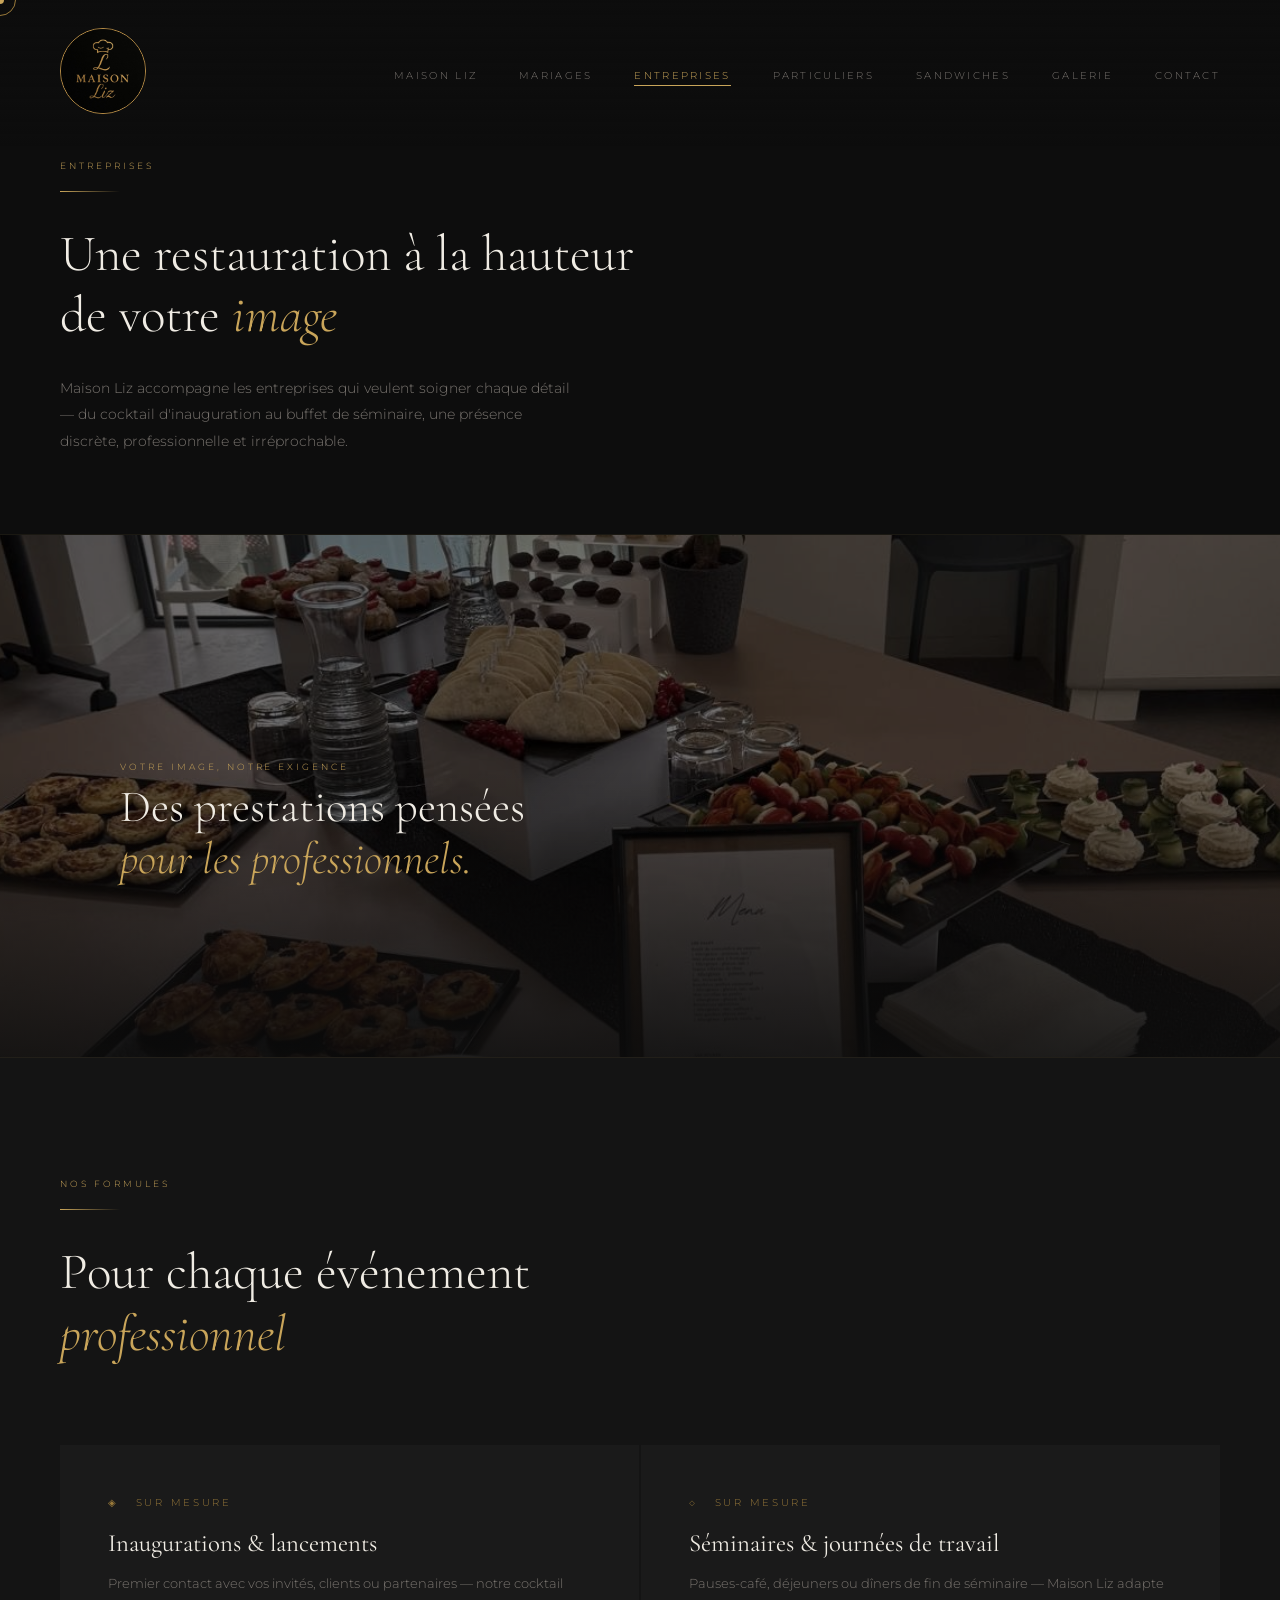
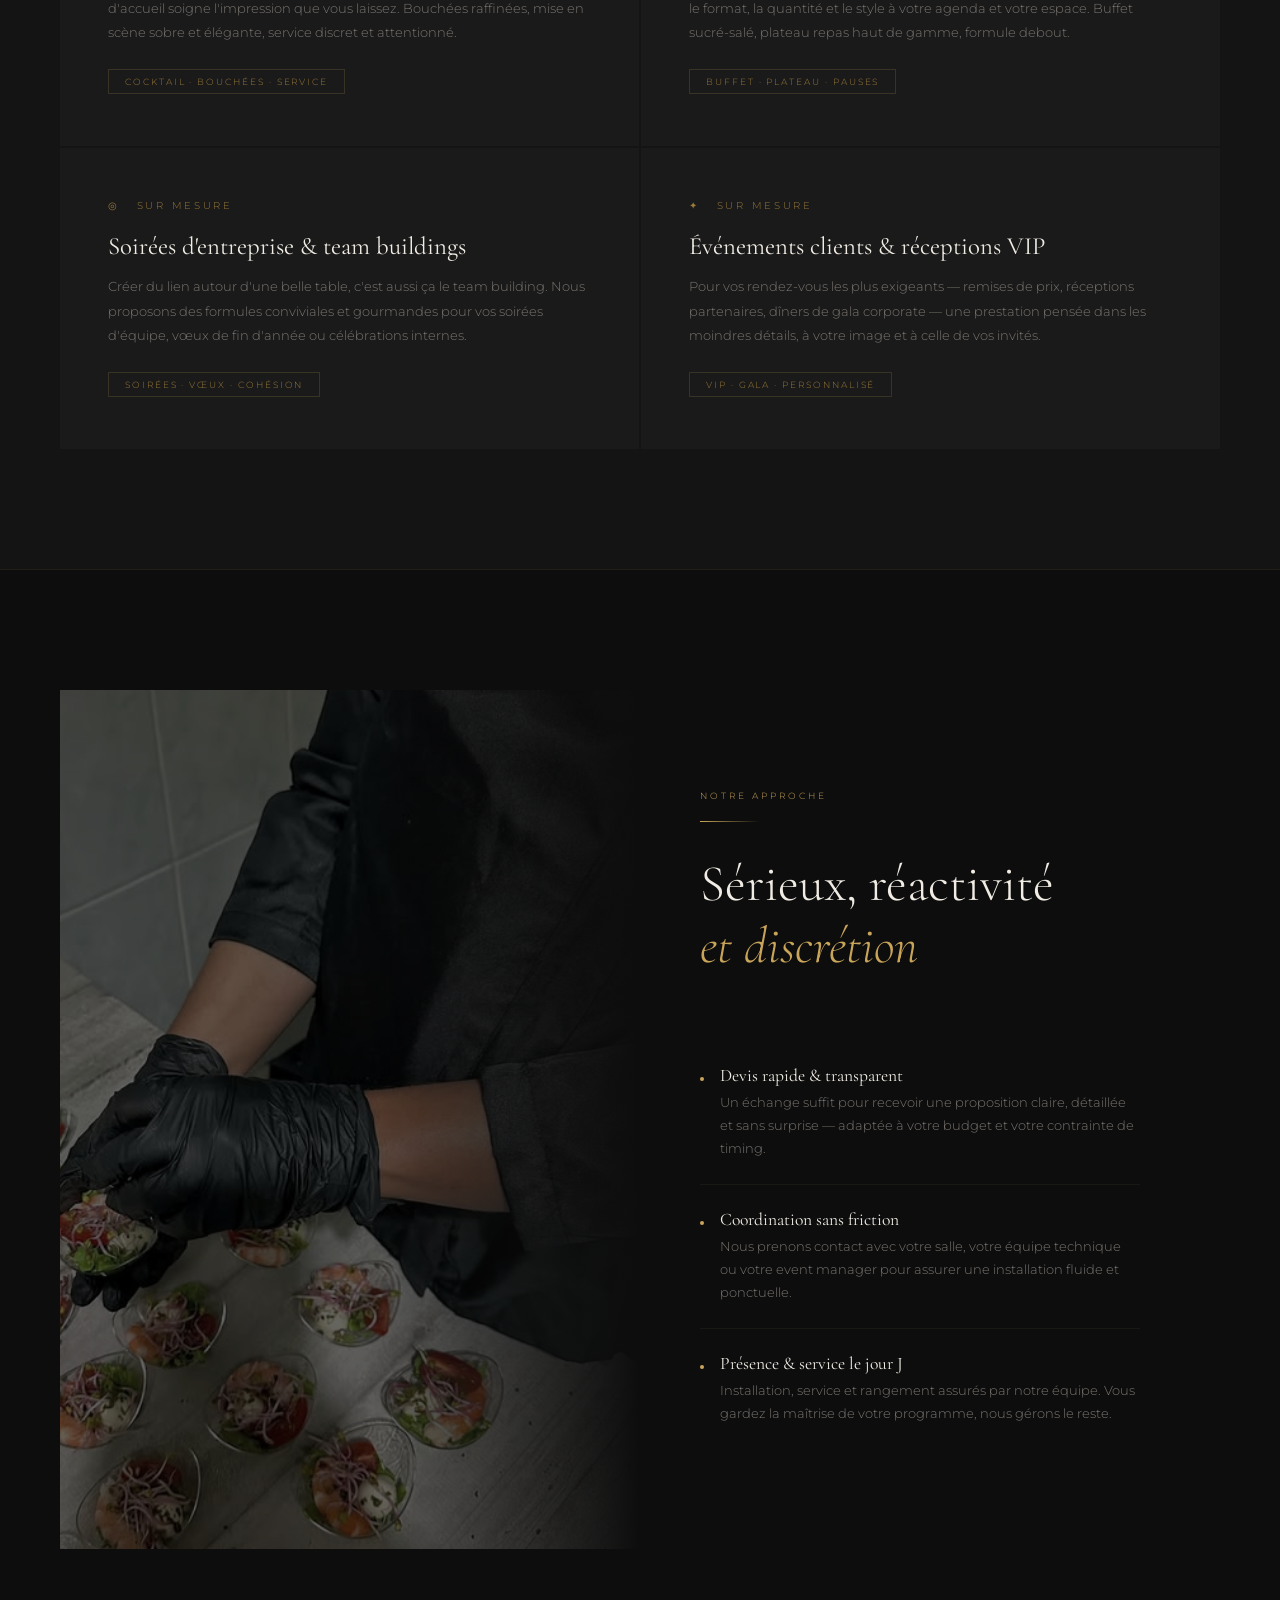
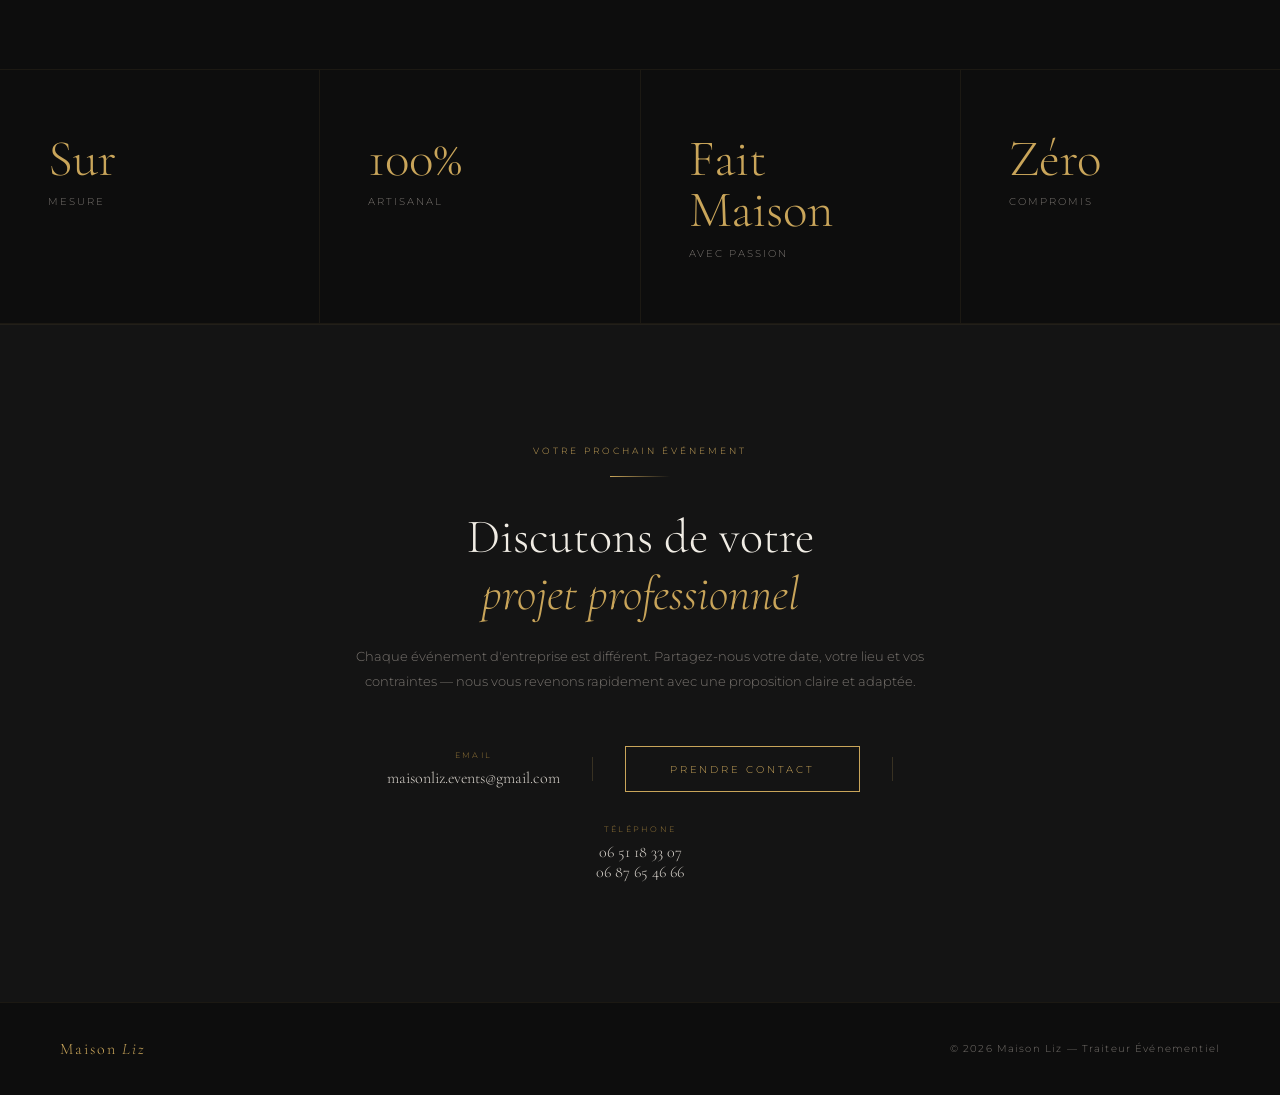
<file: entreprises.html>
<!DOCTYPE html>
<html lang="fr">
<head>
  <meta charset="UTF-8" />
  <meta name="viewport" content="width=device-width, initial-scale=1.0" />
  <title>Entreprises | Maison Liz</title>
  <link rel="preconnect" href="https://fonts.googleapis.com" />
  <link rel="preconnect" href="https://fonts.gstatic.com" crossorigin />
  <link href="https://fonts.googleapis.com/css2?family=Cormorant+Garamond:ital,wght@0,300;0,400;0,500;0,600;1,300;1,400&family=Montserrat:wght@200;300;400;500&display=swap" rel="stylesheet" />
  <link href="https://fonts.googleapis.com/css2?family=Cinzel:wght@400..900&family=Great+Vibes&display=swap" rel="stylesheet">
  <link rel="stylesheet" href="./styles.css">
  <link rel="icon" type="image/png" href="./assets/favicon.png">
  <meta name="description" content="Maison Liz accompagne vos événements d’entreprise avec des prestations traiteur élégantes, professionnelles et sur mesure.">
  <meta property="og:image" content="./assets/entreprises.jpg">
</head>
<body>

  <div class="cursor" id="cursor"></div>
  <div class="cursor-ring" id="cursor-ring"></div>

  <!-- NAV -->
  <nav id="navbar">
    <a class="nav-logo" href="./index.html">
      <img src="./assets/logo.jpg" alt="Logo de Maison Liz">
    </a>
    <ul class="nav-links">
      <li><a href="./index.html">Maison Liz</a></li>
      <li><a href="./mariages.html">Mariages</a></li>
      <li><a class="active" href="./entreprises.html">Entreprises</a></li>
      <li><a href="./particuliers.html">Particuliers</a></li>
      <li><a href="./sandwich.html">Sandwiches</a></li>
      <li><a href="./galerie.html">Galerie</a></li>
      <li><a href="./contact.html">Contact</a></li>
    </ul>
    <button class="hamburger" id="hamburger" aria-label="Menu">
      <span></span><span></span><span></span>
    </button>
  </nav>

  <!-- MOBILE MENU -->
  <div class="mobile-menu" id="mobile-menu">
    <a onclick="closeMobile()" href="./index.html">Maison Liz</a>
    <a onclick="closeMobile()" href="./mariages.html">Mariages</a>
    <a class="active" onclick="closeMobile()" href="./entreprises.html">Entreprises</a>
    <a onclick="closeMobile()" href="./particuliers.html">Particuliers</a>
    <a onclick="closeMobile()" href="./sandwich.html">Sandwiches</a>
    <a onclick="closeMobile()" href="./galerie.html">Galerie</a>
    <a onclick="closeMobile()" href="./contact.html">Contact</a>
  </div>

  <!-- ── PAGE HEADER ───────────────────────────────────────── -->
  <section id="page-header-entreprises">
    <span class="section-label reveal">Entreprises</span>
    <div class="gold-rule reveal reveal-delay-1"></div>
    <h1 class="section-title reveal reveal-delay-1">
      Une restauration à la hauteur<br>de votre <em>image</em>
    </h1>
    <p class="ph-body reveal reveal-delay-2">
      Maison Liz accompagne les entreprises qui veulent soigner chaque détail —
      du cocktail d'inauguration au buffet de séminaire, une présence discrète,
      professionnelle et irréprochable.
    </p>
  </section>

  <!-- ── IMAGE STRIP ────────────────────────────────────────── -->
  <section id="image-strip-ent">
    <div class="ent-strip-photo"></div>
    <div class="ent-strip-overlay"></div>
    <div class="ent-strip-caption reveal">
      <span class="ent-strip-eyebrow">Votre image, notre exigence</span>
      <p class="ent-strip-title">Des prestations pensées<br><em>pour les professionnels.</em></p>
    </div>
  </section>

  <!-- ── PRESTATIONS CORPORATE ──────────────────────────────── -->
  <section id="prestations-ent">
    <div class="pe-header">
      <span class="section-label reveal">Nos formules</span>
      <div class="gold-rule reveal reveal-delay-1"></div>
      <h2 class="section-title reveal reveal-delay-1">
        Pour chaque événement<br><em>professionnel</em>
      </h2>
    </div>
    <div class="pe-grid">

      <div class="pe-card reveal">
        <span class="pe-card-icon">◈ &nbsp; Sur mesure</span>
        <h3 class="pe-card-title">Inaugurations & lancements</h3>
        <p class="pe-card-desc">
          Premier contact avec vos invités, clients ou partenaires — notre cocktail
          d'accueil soigne l'impression que vous laissez. Bouchées raffinées,
          mise en scène sobre et élégante, service discret et attentionné.
        </p>
        <span class="pe-card-tag">Cocktail · Bouchées · Service</span>
      </div>

      <div class="pe-card reveal reveal-delay-1">
        <span class="pe-card-icon">◇ &nbsp; Sur mesure</span>
        <h3 class="pe-card-title">Séminaires & journées de travail</h3>
        <p class="pe-card-desc">
          Pauses-café, déjeuners ou dîners de fin de séminaire — Maison Liz
          adapte le format, la quantité et le style à votre agenda et votre
          espace. Buffet sucré-salé, plateau repas haut de gamme, formule debout.
        </p>
        <span class="pe-card-tag">Buffet · Plateau · Pauses</span>
      </div>

      <div class="pe-card reveal reveal-delay-1">
        <span class="pe-card-icon">◎ &nbsp; Sur mesure</span>
        <h3 class="pe-card-title">Soirées d'entreprise & team buildings</h3>
        <p class="pe-card-desc">
          Créer du lien autour d'une belle table, c'est aussi ça le team building.
          Nous proposons des formules conviviales et gourmandes pour vos soirées
          d'équipe, vœux de fin d'année ou célébrations internes.
        </p>
        <span class="pe-card-tag">Soirées · Vœux · Cohésion</span>
      </div>

      <div class="pe-card reveal reveal-delay-2">
        <span class="pe-card-icon">✦ &nbsp; Sur mesure</span>
        <h3 class="pe-card-title">Événements clients & réceptions VIP</h3>
        <p class="pe-card-desc">
          Pour vos rendez-vous les plus exigeants — remises de prix, réceptions
          partenaires, dîners de gala corporate — une prestation pensée dans
          les moindres détails, à votre image et à celle de vos invités.
        </p>
        <span class="pe-card-tag">VIP · Gala · Personnalisé</span>
      </div>

    </div>
  </section>

  <!-- ── ENGAGEMENTS ────────────────────────────────────────── -->
  <section id="engagements-ent">
    <div class="eng-image">
      <div class="eng-image-photo"></div>
      <div class="eng-image-fade"></div>
    </div>
    <div class="eng-text">
      <span class="section-label reveal">Notre approche</span>
      <div class="gold-rule reveal reveal-delay-1"></div>
      <h2 class="section-title reveal reveal-delay-1">
        Sérieux, réactivité<br><em>et discrétion</em>
      </h2>
      <ul class="eng-list">
        <li class="eng-item reveal reveal-delay-1">
          <span class="eng-bullet"></span>
          <div>
            <strong>Devis rapide & transparent</strong>
            <span>Un échange suffit pour recevoir une proposition claire, détaillée
            et sans surprise — adaptée à votre budget et votre contrainte de timing.</span>
          </div>
        </li>
        <li class="eng-item reveal reveal-delay-2">
          <span class="eng-bullet"></span>
          <div>
            <strong>Coordination sans friction</strong>
            <span>Nous prenons contact avec votre salle, votre équipe technique ou
            votre event manager pour assurer une installation fluide et ponctuelle.</span>
          </div>
        </li>
        <li class="eng-item reveal reveal-delay-3">
          <span class="eng-bullet"></span>
          <div>
            <strong>Présence & service le jour J</strong>
            <span>Installation, service et rangement assurés par notre équipe.
            Vous gardez la maîtrise de votre programme, nous gérons le reste.</span>
          </div>
        </li>
      </ul>
    </div>
  </section>
  <!-- ── CHIFFRES ───────────────────────────────────────────── -->
  <div id="chiffres-ent">
    <div class="chiffre-block reveal">
      <span class="chiffre-num">Sur</span>
      <span class="chiffre-label">Mesure</span>
    </div>
    <div class="chiffre-block reveal reveal-delay-1">
      <span class="chiffre-num">100%</span>
      <span class="chiffre-label">Artisanal</span>
    </div>
    <div class="chiffre-block reveal reveal-delay-2">
      <span class="chiffre-num">Fait Maison</span>
      <span class="chiffre-label">Avec passion</span>
    </div>
    <div class="chiffre-block reveal reveal-delay-3">
      <span class="chiffre-num">Zéro</span>
      <span class="chiffre-label">Compromis</span>
    </div>
  </div>

  <!-- ── CTA CONTACT ────────────────────────────────────────── -->
  <section id="cta-ent">
    <div class="cta-e-inner">
      <span class="section-label reveal" style="justify-content:center; display:block;">Votre prochain événement</span>
      <div class="gold-rule reveal reveal-delay-1" style="margin: 0 auto 32px;"></div>
      <h2 class="cta-e-title reveal reveal-delay-1">
        Discutons de votre<br><em>projet professionnel</em>
      </h2>
      <p class="cta-e-body reveal reveal-delay-2">
        Chaque événement d'entreprise est différent. Partagez-nous votre date,
        votre lieu et vos contraintes — nous vous revenons rapidement avec
        une proposition claire et adaptée.
      </p>
      <div class="cta-e-actions reveal reveal-delay-3">
        <div class="cta-e-contact">
          <span class="cta-e-contact-label">Email</span>
          <a href="mailto:maisonliz.events@gmail.com" class="cta-e-contact-value">maisonliz.events@gmail.com</a>
        </div>
        <div class="cta-e-sep"></div>
        <a href="./contact.html" class="btn-gold" style="opacity:1; animation:none;">Prendre contact</a>
        <div class="cta-e-sep"></div>
        <div class="cta-e-contact">
          <span class="cta-e-contact-label">Téléphone</span>
          <a href="tel:+33651183307" class="cta-e-contact-value">06 51 18 33 07</a>
          <br>
          <a href="tel:+33687654666" class="cta-e-contact-value">06 87 65 46 66</a> 
        </div>
      </div>
    </div>
  </section>

  <!-- FOOTER -->
  <footer>
    <span class="footer-logo">Maison <em style="font-style:italic">Liz</em></span>
    <span class="footer-copy">© 2026 Maison Liz — Traiteur Événementiel</span>
  </footer>

  <script>
    // Custom cursor
    const cursor = document.getElementById('cursor');
    const ring   = document.getElementById('cursor-ring');
    let mx = 0, my = 0, rx = 0, ry = 0;
    document.addEventListener('mousemove', e => { mx = e.clientX; my = e.clientY; });
    function animCursor() {
      cursor.style.left = mx + 'px'; cursor.style.top = my + 'px';
      rx += (mx - rx) * .12; ry += (my - ry) * .12;
      ring.style.left = rx + 'px'; ring.style.top = ry + 'px';
      requestAnimationFrame(animCursor);
    }
    animCursor();

    // Navbar scroll
    const navbar = document.getElementById('navbar');
    window.addEventListener('scroll', () => {
      navbar.classList.toggle('scrolled', window.scrollY > 60);
    });

    // Reveal on scroll
    const io = new IntersectionObserver((entries) => {
      entries.forEach(e => {
        if (e.isIntersecting) { e.target.classList.add('visible'); io.unobserve(e.target); }
      });
    }, { threshold: .1 });
    document.querySelectorAll('.reveal').forEach(el => io.observe(el));

    // Mobile menu
    const hamburger = document.getElementById('hamburger');
    const mobileMenu = document.getElementById('mobile-menu');
    hamburger.addEventListener('click', () => mobileMenu.classList.toggle('open'));
    function closeMobile() { mobileMenu.classList.remove('open'); }
  </script>
</body>
</html>
</file>
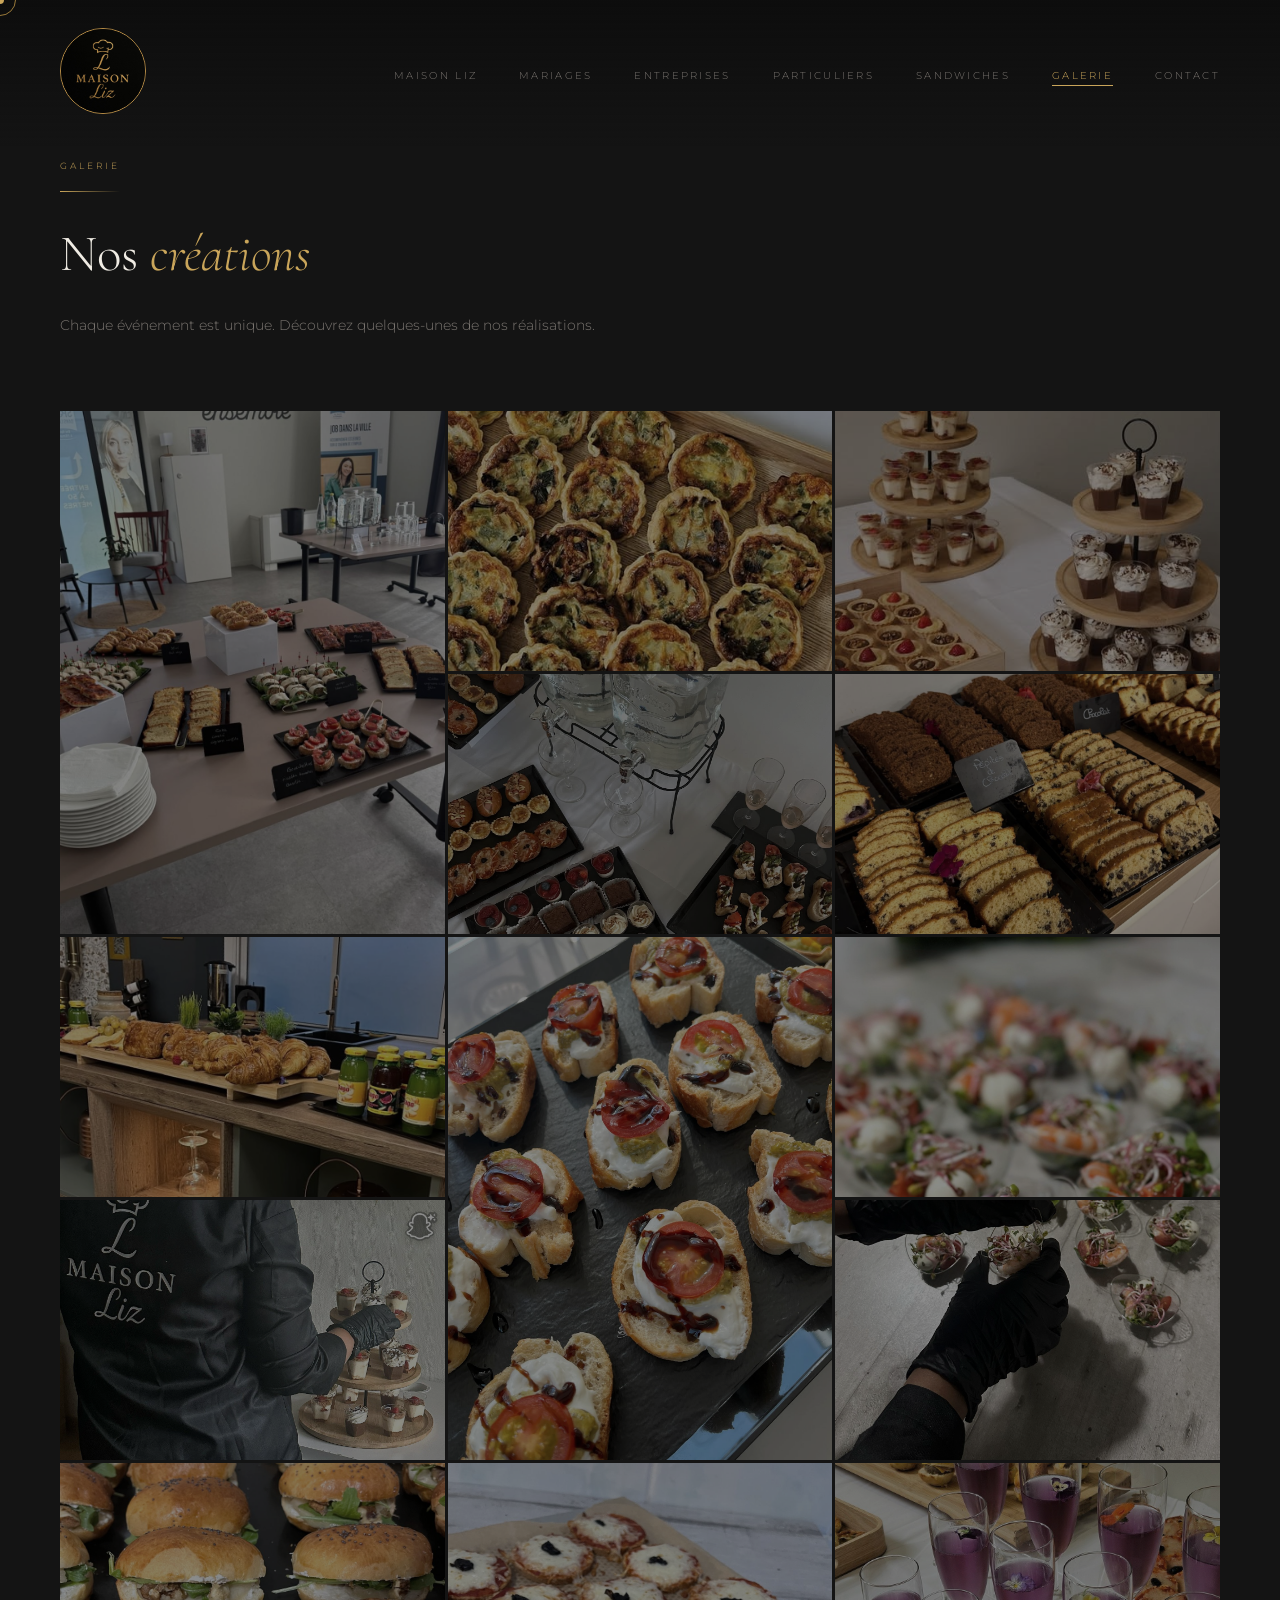
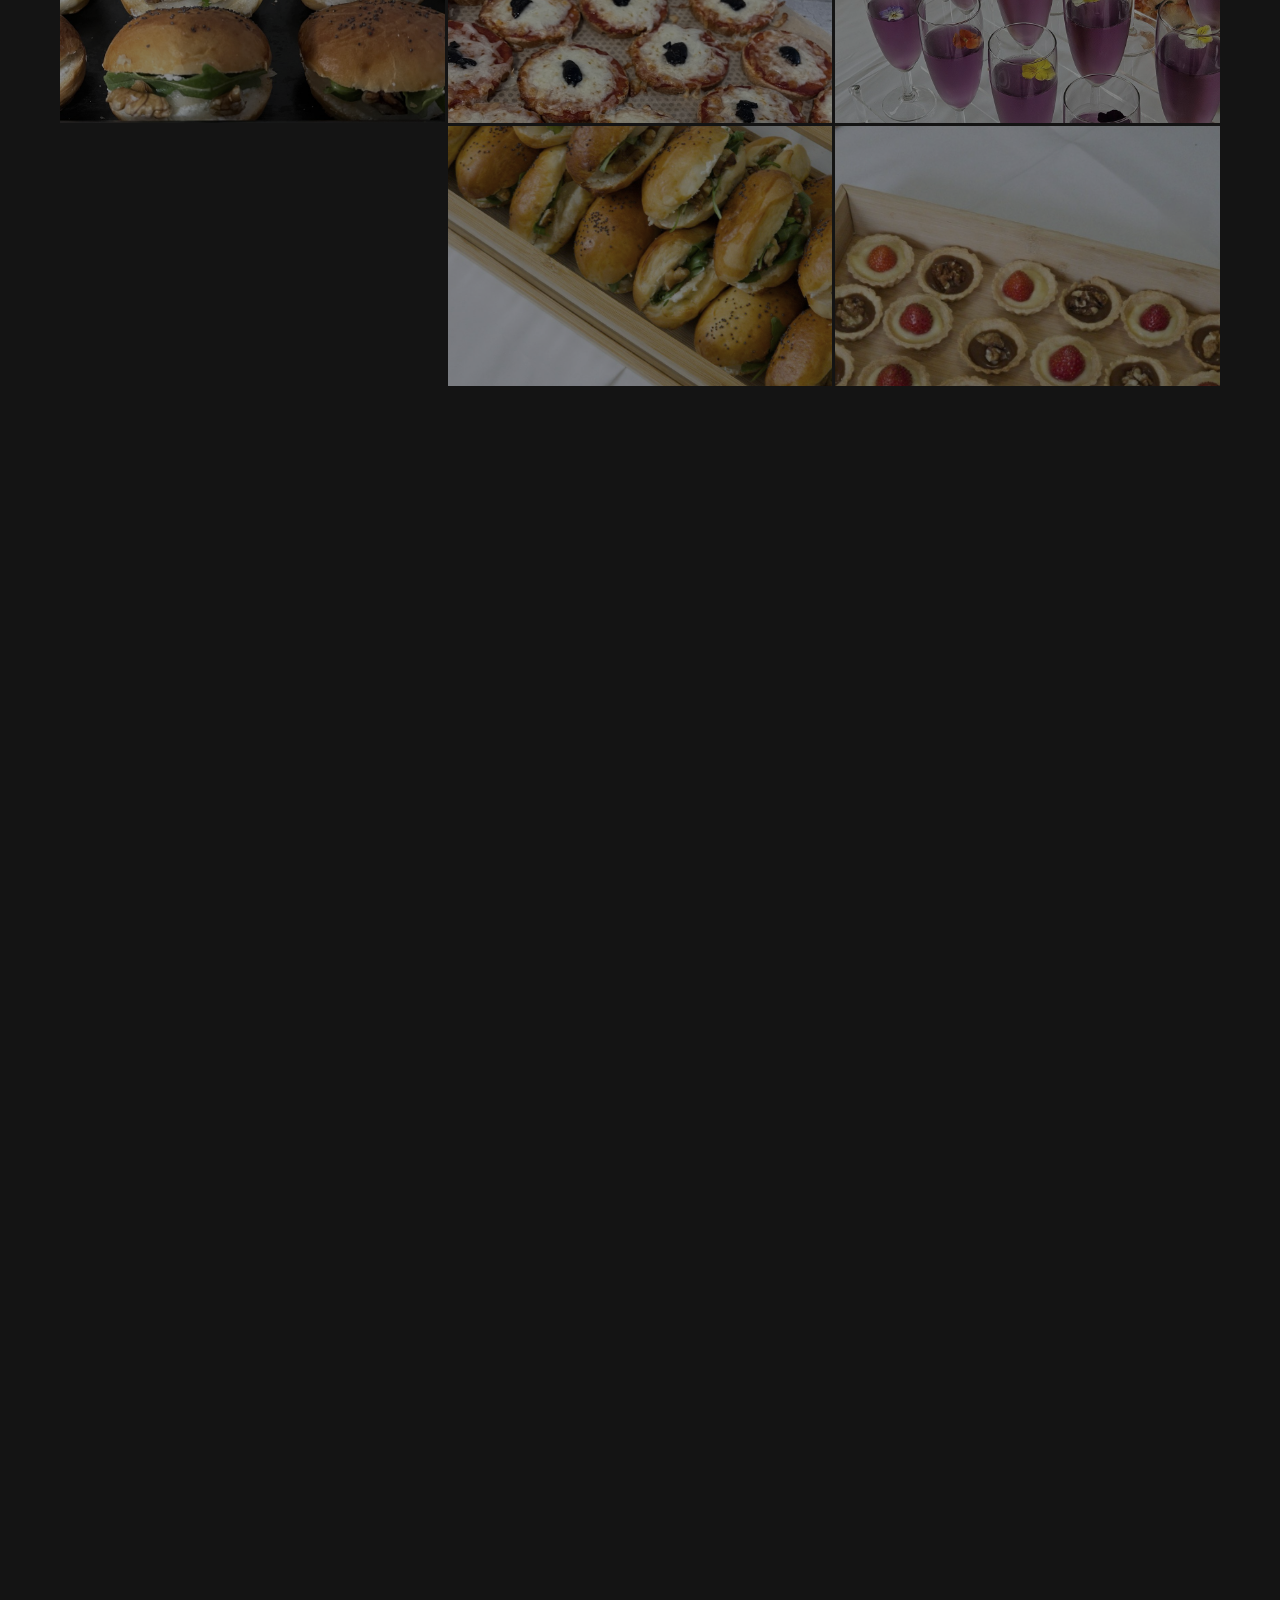
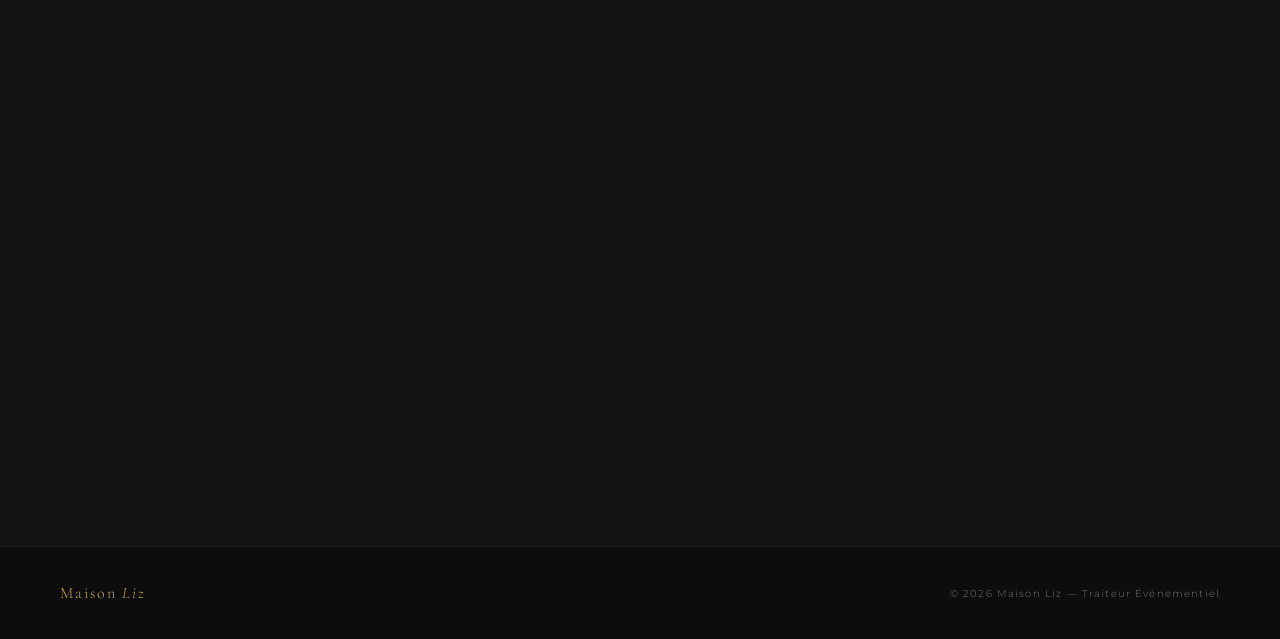
<file: galerie.html>
<!DOCTYPE html>
<html lang="fr">
<head>
  <meta charset="UTF-8" />
  <meta name="viewport" content="width=device-width, initial-scale=1.0" />
  <title>Galerie | Maison Liz</title>
  <link rel="preconnect" href="https://fonts.googleapis.com" />
  <link rel="preconnect" href="https://fonts.gstatic.com" crossorigin />
  <link href="https://fonts.googleapis.com/css2?family=Cormorant+Garamond:ital,wght@0,300;0,400;0,500;0,600;1,300;1,400&family=Montserrat:wght@200;300;400;500&display=swap" rel="stylesheet" />
  <link href="https://fonts.googleapis.com/css2?family=Cinzel:wght@400..900&family=Great+Vibes&display=swap" rel="stylesheet">
  <link rel="stylesheet" href="./styles.css">
  <link rel="icon" type="image/png" href="./assets/favicon.png">
  <style>
    #galerie { background: var(--dark-2); padding-top: 160px; }
    #galerie .galerie-header { margin-bottom: 72px; }

    .galerie-grid-30 {
      display: grid;
      grid-template-columns: repeat(3, 1fr);
      grid-auto-rows: 260px;
      gap: 3px;
    }
    .gi--tall { grid-row: span 2; }

    .gi {
      position: relative; overflow: hidden;
      background-color: var(--dark-3);
    }
    .gi-photo {
      position: absolute; inset: 0;
      background-size: cover !important;
      background-position: center !important;
      filter: brightness(.55) saturate(.75);
      transform: scale(1.04);
      transition: transform .85s cubic-bezier(.25,.46,.45,.94), filter .55s;
    }
    .gi:hover .gi-photo { transform: scale(1); filter: brightness(.75) saturate(.95); }
    .gi-overlay {
      position: absolute; inset: 0;
      background: linear-gradient(to top, rgba(13,13,13,.72) 0%, transparent 52%);
      opacity: 0; transition: opacity .4s;
    }
    .gi-label { display: none; }

    /* Image assignments — replace with your real photos */
    .gi:nth-child(1)  .gi-photo { background-image: url('./assets/img1.jpg'); }
    .gi:nth-child(2)  .gi-photo { background-image: url('./assets/img2.jpg'); background-position: bottom !important; }
    .gi:nth-child(3)  .gi-photo { background-image: url('./assets/img3.jpg'); }
    .gi:nth-child(4)  .gi-photo { background-image: url('./assets/img4.jpg'); background-position: top !important; }
    .gi:nth-child(5)  .gi-photo { background-image: url('./assets/img5.jpg'); }
    .gi:nth-child(6)  .gi-photo { background-image: url('./assets/img6.jpg'); background-position: top 35% center !important; }
    .gi:nth-child(7)  .gi-photo { background-image: url('./assets/img7.jpg'); }
    .gi:nth-child(8)  .gi-photo { background-image: url('./assets/img8.jpg'); background-position: top !important; }
    .gi:nth-child(9)  .gi-photo { background-image: url('./assets/img9.jpg'); }
    .gi:nth-child(10) .gi-photo { background-image: url('./assets/img10.jpg'); background-position: bottom !important; }
    .gi:nth-child(11) .gi-photo { background-image: url('./assets/img11.jpg'); }
    .gi:nth-child(12) .gi-photo { background-image: url('./assets/img12.jpg'); background-position: top !important; }
    .gi:nth-child(13) .gi-photo { background-image: url('./assets/img13.jpg'); }
    .gi:nth-child(14) .gi-photo { background-image: url('./assets/img14.jpg'); background-position: bottom !important; }
    .gi:nth-child(15) .gi-photo { background-image: url('./assets/img15.jpg'); }
    .gi:nth-child(16) .gi-photo { background-image: url('./assets/img16.jpg'); background-position: top !important; }
    .gi:nth-child(17) .gi-photo { background-image: url('./assets/img17.jpg'); }
    .gi:nth-child(18) .gi-photo { background-image: url('./assets/img18.jpg'); background-position: bottom !important; }
    .gi:nth-child(19) .gi-photo { background-image: url('./assets/img19.jpg'); }
    .gi:nth-child(20) .gi-photo { background-image: url('./assets/img20.jpg'); background-position: bottom !important; }
    .gi:nth-child(21) .gi-photo { background-image: url('./assets/img21.jpg'); }
    .gi:nth-child(22) .gi-photo { background-image: url('./assets/img22.jpg'); }
    .gi:nth-child(23) .gi-photo { background-image: url('./assets/img23.jpg'); }
    .gi:nth-child(24) .gi-photo { background-image: url('./assets/img24.jpg'); background-position: top !important; }
    .gi:nth-child(25) .gi-photo { background-image: url('./assets/img25.jpg'); }
    .gi:nth-child(26) .gi-photo { background-image: url('./assets/img26.jpg'); background-position: center !important; }
    .gi:nth-child(27) .gi-photo { background-image: url('./assets/img27.jpg'); }
    .gi:nth-child(28) .gi-photo { background-image: url('./assets/img28.jpg'); background-position: center !important; }
    .gi:nth-child(29) .gi-photo { background-image: url('./assets/img29.jpg'); }
    .gi:nth-child(30) .gi-photo { background-image: url('./assets/img30.jpg'); }

    .galerie-footer-note {
      margin-top: 48px;
      font-size: .7rem; color: var(--text-muted);
      letter-spacing: .12em; text-align: center;
    }
    .galerie-footer-note a {
      color: var(--text-muted); text-decoration: none; transition: color .3s;
    }
    .galerie-footer-note a:hover { color: var(--gold); }

    @media (max-width: 1024px) {
      .galerie-grid-30 { grid-template-columns: repeat(2, 1fr); grid-auto-rows: 220px; }
    }
    @media (max-width: 640px) {
      .galerie-grid-30 { grid-template-columns: repeat(2, 1fr); grid-auto-rows: 150px; }
      .gi--tall { grid-row: span 1; }
    }
  </style>
</head>
<body>

  <div class="cursor" id="cursor"></div>
  <div class="cursor-ring" id="cursor-ring"></div>

  <nav id="navbar">
    <a class="nav-logo" href="./index.html"><img src="./assets/logo.jpg" alt="Logo de Maison Liz"></a>
    <ul class="nav-links">
      <li><a href="./index.html">Maison Liz</a></li>
      <li><a href="./mariages.html">Mariages</a></li>
      <li><a href="./entreprises.html">Entreprises</a></li>
      <li><a href="./particuliers.html">Particuliers</a></li>
      <li><a href="./sandwich.html">Sandwiches</a></li>
      <li><a class="active" href="./galerie.html">Galerie</a></li>
      <li><a href="./contact.html">Contact</a></li>
    </ul>
    <button class="hamburger" id="hamburger" aria-label="Menu"><span></span><span></span><span></span></button>
  </nav>

  <div class="mobile-menu" id="mobile-menu">
    <a onclick="closeMobile()" href="./index.html">Maison Liz</a>
    <a onclick="closeMobile()" href="./mariages.html">Mariages</a>
    <a onclick="closeMobile()" href="./entreprises.html">Entreprises</a>
    <a onclick="closeMobile()" href="./particuliers.html">Particuliers</a>
    <a onclick="closeMobile()" href="./sandwich.html">Sandwiches</a>
    <a class="active" onclick="closeMobile()" href="./galerie.html">Galerie</a>
    <a onclick="closeMobile()" href="./contact.html">Contact</a>
  </div>

  <section id="galerie">
    <div class="galerie-header">
      <span class="section-label reveal">Galerie</span>
      <div class="gold-rule reveal reveal-delay-1"></div>
      <h2 class="section-title reveal reveal-delay-1">Nos <em>créations</em></h2>
      <p class="section-body reveal reveal-delay-2">Chaque événement est unique. Découvrez quelques-unes de nos réalisations.</p>
    </div>

    <div class="galerie-grid-30">
      <div class="gi gi--tall reveal"><div class="gi-photo"></div><div class="gi-overlay"></div><span class="gi-label">Firminy Cosmopolite</span></div>
      <div class="gi reveal reveal-delay-1"><div class="gi-photo"></div><div class="gi-overlay"></div><span class="gi-label">Buffet salé</span></div>
      <div class="gi reveal reveal-delay-2"><div class="gi-photo"></div><div class="gi-overlay"></div><span class="gi-label">Table sucrée</span></div>
      <div class="gi reveal reveal-delay-1"><div class="gi-photo"></div><div class="gi-overlay"></div><span class="gi-label">La MIFE</span></div>
      <div class="gi reveal reveal-delay-2"><div class="gi-photo"></div><div class="gi-overlay"></div><span class="gi-label">Mise en scène</span></div>
      <div class="gi reveal"><div class="gi-photo"></div><div class="gi-overlay"></div><span class="gi-label">Verrines</span></div>
      <div class="gi gi--tall reveal reveal-delay-1"><div class="gi-photo"></div><div class="gi-overlay"></div><span class="gi-label">Buffet sucré-salé</span></div>
      <div class="gi reveal reveal-delay-2"><div class="gi-photo"></div><div class="gi-overlay"></div><span class="gi-label">Pâtisseries</span></div>
      <div class="gi reveal"><div class="gi-photo"></div><div class="gi-overlay"></div><span class="gi-label">Cocktail d'accueil</span></div>
      <div class="gi reveal reveal-delay-1"><div class="gi-photo"></div><div class="gi-overlay"></div><span class="gi-label">Choux garnis</span></div>
      <div class="gi reveal reveal-delay-2"><div class="gi-photo"></div><div class="gi-overlay"></div><span class="gi-label">Navettes apéritives</span></div>
      <div class="gi reveal"><div class="gi-photo"></div><div class="gi-overlay"></div><span class="gi-label">Mariage</span></div>
      <div class="gi reveal reveal-delay-1"><div class="gi-photo"></div><div class="gi-overlay"></div><span class="gi-label">Détails de table</span></div>
      <div class="gi gi--tall reveal reveal-delay-2"><div class="gi-photo"></div><div class="gi-overlay"></div><span class="gi-label">Ambiance</span></div>
      <div class="gi reveal"><div class="gi-photo"></div><div class="gi-overlay"></div><span class="gi-label">Mini burgers</span></div>
      <div class="gi reveal reveal-delay-1"><div class="gi-photo"></div><div class="gi-overlay"></div><span class="gi-label">Tartelettes</span></div>
      <div class="gi reveal reveal-delay-2"><div class="gi-photo"></div><div class="gi-overlay"></div><span class="gi-label">Brunchs</span></div>
      <div class="gi reveal"><div class="gi-photo"></div><div class="gi-overlay"></div><span class="gi-label">Séminaire</span></div>
      <div class="gi gi--tall reveal reveal-delay-1"><div class="gi-photo"></div><div class="gi-overlay"></div><span class="gi-label">Réception</span></div>
      <div class="gi reveal reveal-delay-2"><div class="gi-photo"></div><div class="gi-overlay"></div><span class="gi-label">Bruschettas</span></div>
      <div class="gi reveal"><div class="gi-photo"></div><div class="gi-overlay"></div><span class="gi-label">Financiers</span></div>
      <div class="gi reveal reveal-delay-1"><div class="gi-photo"></div><div class="gi-overlay"></div><span class="gi-label">Anniversaire</span></div>
      <div class="gi reveal reveal-delay-2"><div class="gi-photo"></div><div class="gi-overlay"></div><span class="gi-label">Mignardises</span></div>
      <div class="gi reveal"><div class="gi-photo"></div><div class="gi-overlay"></div><span class="gi-label">Feuilletés</span></div>
      <div class="gi gi--tall reveal reveal-delay-1"><div class="gi-photo"></div><div class="gi-overlay"></div><span class="gi-label">Buffet</span></div>
      <div class="gi reveal reveal-delay-2"><div class="gi-photo"></div><div class="gi-overlay"></div><span class="gi-label">Soirée privée</span></div>
      <div class="gi reveal"><div class="gi-photo"></div><div class="gi-overlay"></div><span class="gi-label">Baptême</span></div>
      <div class="gi reveal reveal-delay-1"><div class="gi-photo"></div><div class="gi-overlay"></div><span class="gi-label">Brownies</span></div>
      <div class="gi reveal reveal-delay-2"><div class="gi-photo"></div><div class="gi-overlay"></div><span class="gi-label">Layer cake</span></div>
      <div class="gi reveal"><div class="gi-photo"></div><div class="gi-overlay"></div><span class="gi-label">Instants partagés</span></div>
    </div>

    <p class="galerie-footer-note reveal">
      ↗ Retrouvez toute notre galerie sur
      <a href="https://www.instagram.com/maisonliz_events" target="_blank">Instagram</a>
      &nbsp;·&nbsp;
      <a href="https://www.tiktok.com/@maisonliz_events" target="_blank">TikTok</a>
    </p>
  </section>

  <footer>
    <span class="footer-logo">Maison <em style="font-style:italic">Liz</em></span>
    <span class="footer-copy">© 2026 Maison Liz — Traiteur Événementiel</span>
  </footer>

  <script>
    const cursor = document.getElementById('cursor');
    const ring   = document.getElementById('cursor-ring');
    let mx = 0, my = 0, rx = 0, ry = 0;
    document.addEventListener('mousemove', e => { mx = e.clientX; my = e.clientY; });
    function animCursor() {
      cursor.style.left = mx+'px'; cursor.style.top = my+'px';
      rx += (mx-rx)*.12; ry += (my-ry)*.12;
      ring.style.left = rx+'px'; ring.style.top = ry+'px';
      requestAnimationFrame(animCursor);
    }
    animCursor();
    const navbar = document.getElementById('navbar');
    window.addEventListener('scroll', () => navbar.classList.toggle('scrolled', window.scrollY > 60));
    const io = new IntersectionObserver(entries => {
      entries.forEach(e => { if (e.isIntersecting) { e.target.classList.add('visible'); io.unobserve(e.target); } });
    }, { threshold: .08 });
    document.querySelectorAll('.reveal').forEach(el => io.observe(el));
    const hamburger = document.getElementById('hamburger');
    const mobileMenu = document.getElementById('mobile-menu');
    hamburger.addEventListener('click', () => mobileMenu.classList.toggle('open'));
    function closeMobile() { mobileMenu.classList.remove('open'); }
  </script>
</body>
</html>
</file>
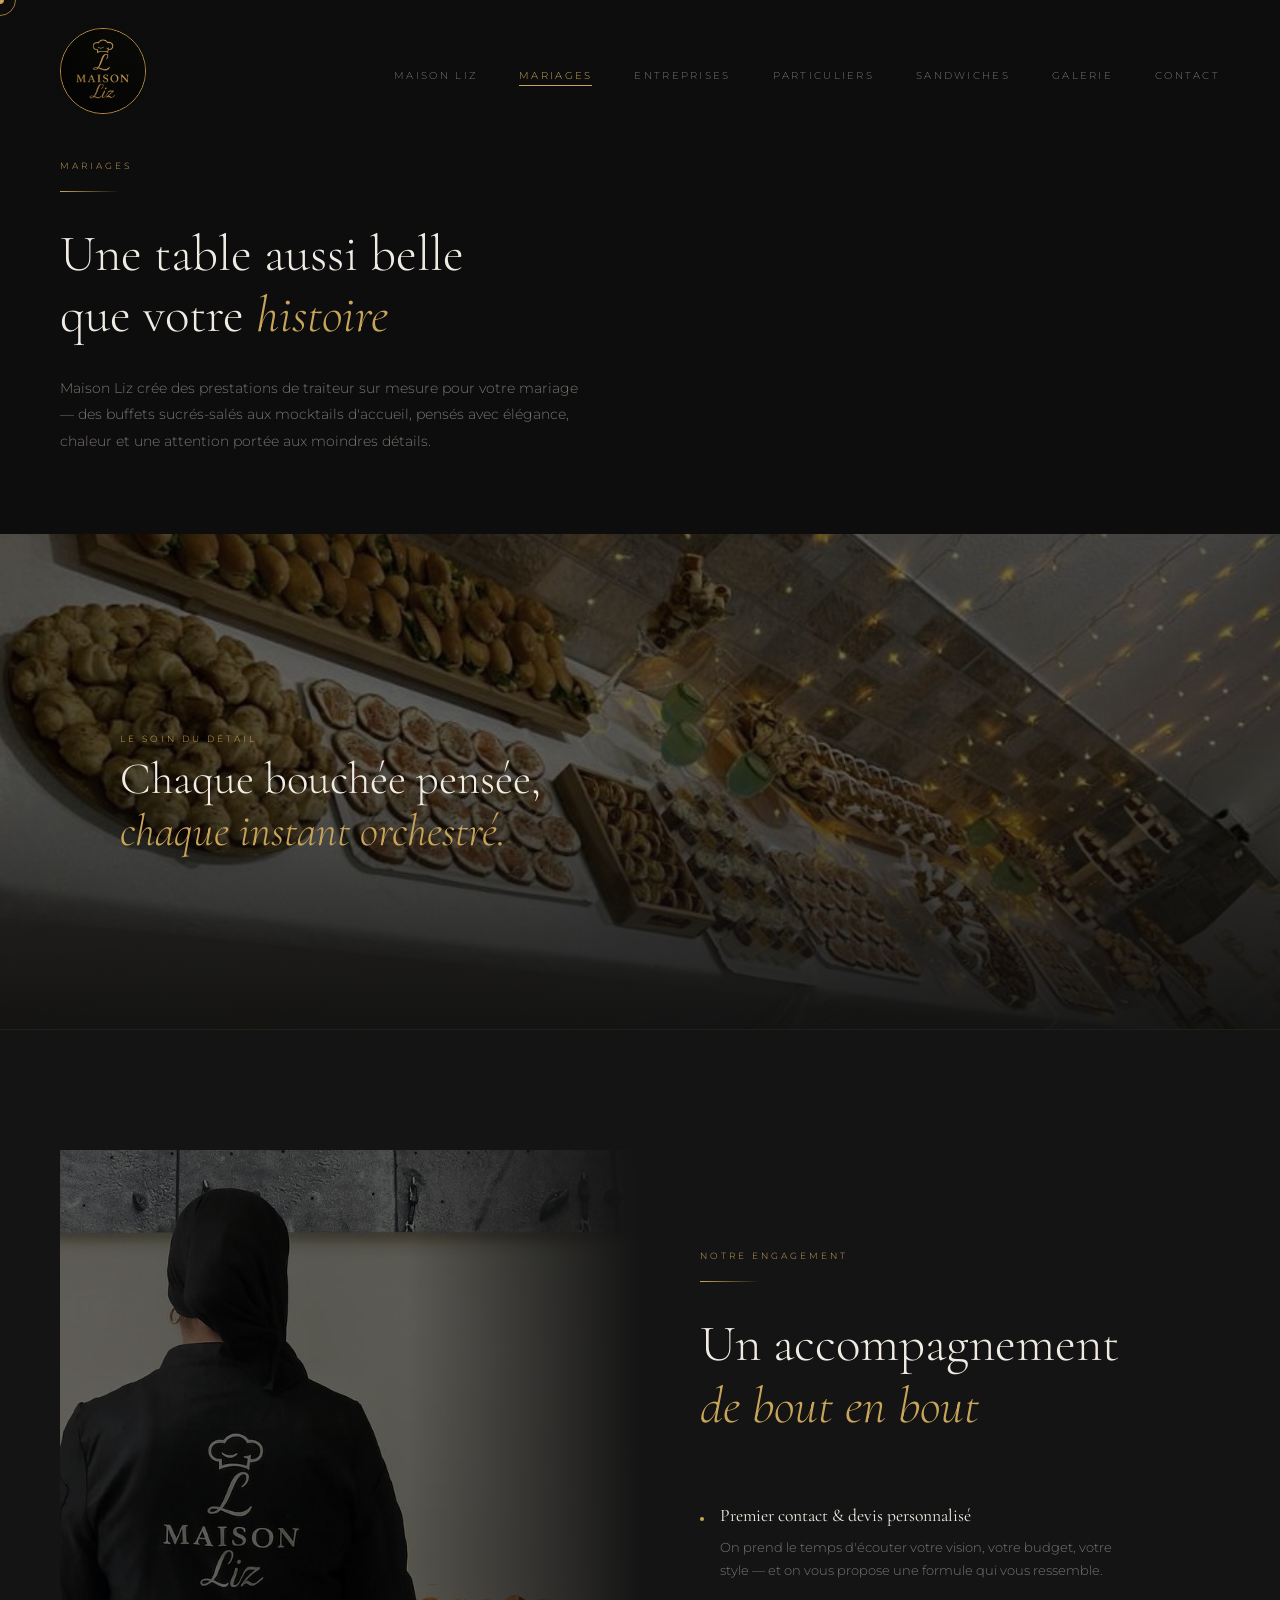
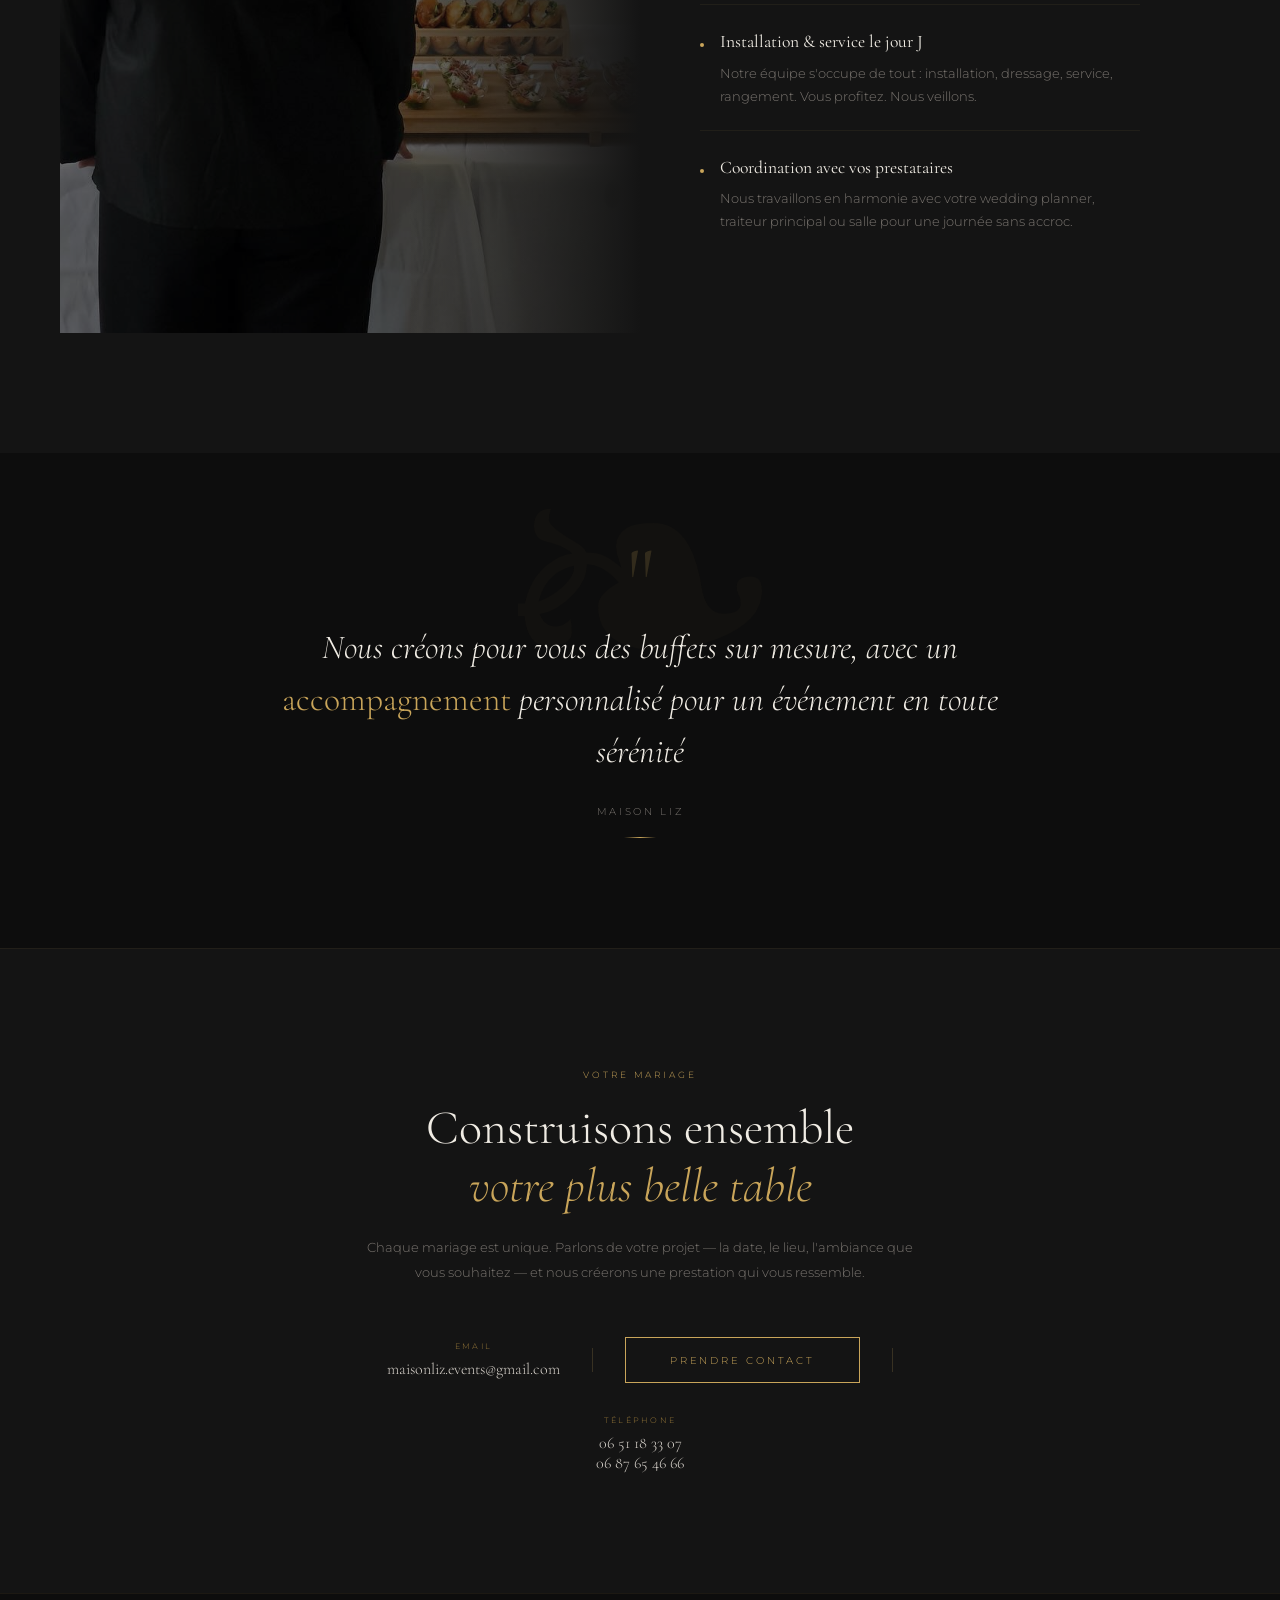
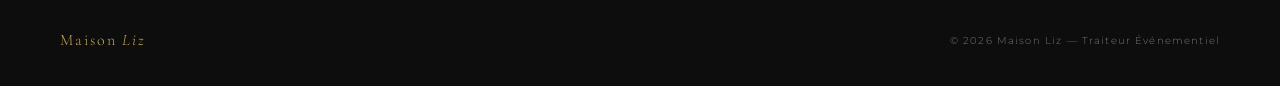
<file: mariages.html>
<!DOCTYPE html>
<html lang="fr">
<head>
  <meta charset="UTF-8" />
  <meta name="viewport" content="width=device-width, initial-scale=1.0" />
  <title>Mariages | Maison Liz</title>
  <link rel="preconnect" href="https://fonts.googleapis.com" />
  <link rel="preconnect" href="https://fonts.gstatic.com" crossorigin />
  <link href="https://fonts.googleapis.com/css2?family=Cormorant+Garamond:ital,wght@0,300;0,400;0,500;0,600;1,300;1,400&family=Montserrat:wght@200;300;400;500&display=swap" rel="stylesheet" />
  <link href="https://fonts.googleapis.com/css2?family=Cinzel:wght@400..900&family=Great+Vibes&display=swap" rel="stylesheet">
  <link rel="stylesheet" href="./styles.css">
  <link rel="icon" type="image/png" href="./assets/favicon.png">
  <meta name="description" content="Des prestations traiteur élégantes et raffinées pour sublimer vos mariages avec des buffets sur mesure et une ambiance chaleureuse.">
  <meta property="og:image" content="./assets/mariages.jpg">
</head>
<body>

  <div class="cursor" id="cursor"></div>
  <div class="cursor-ring" id="cursor-ring"></div>

  <!-- NAV -->
  <nav id="navbar">
    <a class="nav-logo" href="./index.html">
      <img src="./assets/logo.jpg" alt="Logo de Maison Liz">
    </a>
    <ul class="nav-links">
      <li><a href="./index.html">Maison Liz</a></li>
      <li><a class="active" href="./mariages.html">Mariages</a></li>
      <li><a href="./entreprises.html">Entreprises</a></li>
      <li><a href="./particuliers.html">Particuliers</a></li>
      <li><a href="./sandwich.html">Sandwiches</a></li>
      <li><a href="./galerie.html">Galerie</a></li>
      <li><a href="./contact.html">Contact</a></li>
    </ul>
    <button class="hamburger" id="hamburger" aria-label="Menu">
      <span></span><span></span><span></span>
    </button>
  </nav>

  <!-- MOBILE MENU -->
  <div class="mobile-menu" id="mobile-menu">
    <a onclick="closeMobile()" href="./index.html">Maison Liz</a>
    <a class="active" onclick="closeMobile()" href="./mariages.html">Mariages</a>
    <a onclick="closeMobile()" href="./entreprises.html">Entreprises</a>
    <a onclick="closeMobile()" href="./particuliers.html">Particuliers</a>
    <a onclick="closeMobile()" href="./sandwich.html">Sandwiches</a>
    <a onclick="closeMobile()" href="./galerie.html">Galerie</a>
    <a onclick="closeMobile()" href="./contact.html">Contact</a>
  </div>

  <!-- PAGE HEADER -->
  <section id="page-header-mariages">
    <span class="section-label reveal">Mariages</span>
    <div class="gold-rule reveal reveal-delay-1"></div>
    <h1 class="section-title reveal reveal-delay-1">Une table aussi belle<br>que votre <em>histoire</em></h1>
    <p class="ph-body reveal reveal-delay-2">
      Maison Liz crée des prestations de traiteur sur mesure pour votre mariage —
      des buffets sucrés-salés aux mocktails d'accueil, pensés avec élégance,
      chaleur et une attention portée aux moindres détails.
    </p>
  </section>

  <!-- ── IMAGE PLEINE LARGEUR ───────────────────────────────── -->
  <section id="mariage-fullimg">
    <div class="mariage-fullimg-photo"></div>
    <div class="mariage-fullimg-overlay"></div>
    <div class="mariage-fullimg-caption reveal">
      <span class="cap-eyebrow">Le soin du détail</span>
      <p class="cap-title">Chaque bouchée pensée,<br><em>chaque instant orchestré.</em></p>
    </div>
  </section>

  <!-- ── ACCOMPAGNEMENT ─────────────────────────────────────── -->
  <section id="accompagnement">
    <div class="acc-image reveal-left" style="transition: opacity .9s ease, transform .9s ease; opacity: 0; transform: translateX(-24px);">
      <div class="acc-image-photo"></div>
      <div class="acc-image-fade"></div>
    </div>
    <div class="acc-text">
      <span class="section-label reveal">Notre engagement</span>
      <div class="gold-rule reveal reveal-delay-1"></div>
      <h2 class="section-title reveal reveal-delay-1">
        Un accompagnement<br><em>de bout en bout</em>
      </h2>
      <ul class="acc-list">
        <li class="reveal reveal-delay-1">
          <span class="acc-list-bullet"></span>
          <div>
            <strong>Premier contact & devis personnalisé</strong>
            On prend le temps d'écouter votre vision, votre budget,
            votre style — et on vous propose une formule qui vous ressemble.
          </div>
        </li>
        <li class="reveal reveal-delay-2">
          <span class="acc-list-bullet"></span>
          <div>
            <strong>Installation & service le jour J</strong>
            Notre équipe s'occupe de tout : installation, dressage,
            service, rangement. Vous profitez. Nous veillons.
          </div>
        </li>
        <li class="reveal reveal-delay-3">
          <span class="acc-list-bullet"></span>
          <div>
            <strong>Coordination avec vos prestataires</strong>
            Nous travaillons en harmonie avec votre wedding planner,
            traiteur principal ou salle pour une journée sans accroc.
          </div>
        </li>
      </ul>
    </div>
  </section>

  <!-- ── CITATION ───────────────────────────────────────────── -->
  <section id="citation-mariage">
    <div class="citation-inner">
      <span class="citation-mark reveal">"</span>
      <p class="citation-text reveal reveal-delay-1">
        Nous créons pour vous des buffets sur mesure, avec un <em>accompagnement </em> personnalisé pour un événement en toute sérénité
      </p>
      <span class="citation-author reveal reveal-delay-2">Maison Liz</span>
      <div class="citation-rule reveal reveal-delay-2"></div>
    </div>
  </section>

  <!-- ── CTA CONTACT ────────────────────────────────────────── -->
  <section id="cta-mariage">
    <div class="cta-m-inner">
      <span class="cta-m-label reveal">Votre mariage</span>
      <h2 class="cta-m-title reveal reveal-delay-1">
        Construisons ensemble<br><em>votre plus belle table</em>
      </h2>
      <p class="cta-m-body reveal reveal-delay-2">
        Chaque mariage est unique. Parlons de votre projet — la date, le lieu,
        l'ambiance que vous souhaitez — et nous créerons une prestation
        qui vous ressemble.
      </p>
      <div class="cta-m-actions reveal reveal-delay-3">
        <div class="cta-m-contact-item">
          <span class="cta-m-contact-label">Email</span>
          <a href="mailto:maisonliz.events@gmail.com" class="cta-m-contact-value">maisonliz.events@gmail.com</a>
        </div>
        <div class="cta-m-divider"></div>
        <a href="./contact.html" class="btn-gold" style="opacity:1; animation:none;">Prendre contact</a>
        <div class="cta-m-divider"></div>
        <div class="cta-m-contact-item">
          <span class="cta-m-contact-label">Téléphone</span>
          <a href="tel:+33651183307" class="cta-m-contact-value"> 06 51 18 33 07</a>
          <br>
          <a href="tel:+33687654666" class="cta-m-contact-value">06 87 65 46 66</a> 
        </div>
      </div>
    </div>
  </section>

  <!-- FOOTER -->
  <footer>
    <span class="footer-logo">Maison <em style="font-style:italic">Liz</em></span>
    <span class="footer-copy">© 2026 Maison Liz — Traiteur Événementiel</span>
  </footer>

  <script>
    // Custom cursor
    const cursor = document.getElementById('cursor');
    const ring   = document.getElementById('cursor-ring');
    let mx = 0, my = 0, rx = 0, ry = 0;
    document.addEventListener('mousemove', e => { mx = e.clientX; my = e.clientY; });
    function animCursor() {
      cursor.style.left = mx + 'px'; cursor.style.top = my + 'px';
      rx += (mx - rx) * .12; ry += (my - ry) * .12;
      ring.style.left = rx + 'px'; ring.style.top = ry + 'px';
      requestAnimationFrame(animCursor);
    }
    animCursor();

    // Navbar scroll
    const navbar = document.getElementById('navbar');
    window.addEventListener('scroll', () => {
      navbar.classList.toggle('scrolled', window.scrollY > 60);
    });

    // Reveal on scroll (covers .reveal and the custom reveal-left on acc-image)
    const io = new IntersectionObserver((entries) => {
      entries.forEach(e => {
        if (e.isIntersecting) {
          e.target.classList.add('visible');
          // for the acc-image custom inline animation
          if (e.target.id === 'acc-image-col') {
            e.target.style.opacity = '1';
            e.target.style.transform = 'translateX(0)';
          }
          io.unobserve(e.target);
        }
      });
    }, { threshold: .1 });

    document.querySelectorAll('.reveal').forEach(el => io.observe(el));

    // acc-image column reveal (uses inline style)
    const accImage = document.querySelector('#accompagnement .acc-image');
    if (accImage) {
      accImage.style.transition = 'opacity .9s ease, transform .9s ease';
      const accIO = new IntersectionObserver(([entry]) => {
        if (entry.isIntersecting) {
          accImage.style.opacity = '1';
          accImage.style.transform = 'translateX(0)';
          accIO.unobserve(accImage);
        }
      }, { threshold: .1 });
      accIO.observe(accImage);
    }

    // Mobile menu
    const hamburger = document.getElementById('hamburger');
    const mobileMenu = document.getElementById('mobile-menu');
    hamburger.addEventListener('click', () => mobileMenu.classList.toggle('open'));
    function closeMobile() { mobileMenu.classList.remove('open'); }
  </script>
</body>
</html>
</file>
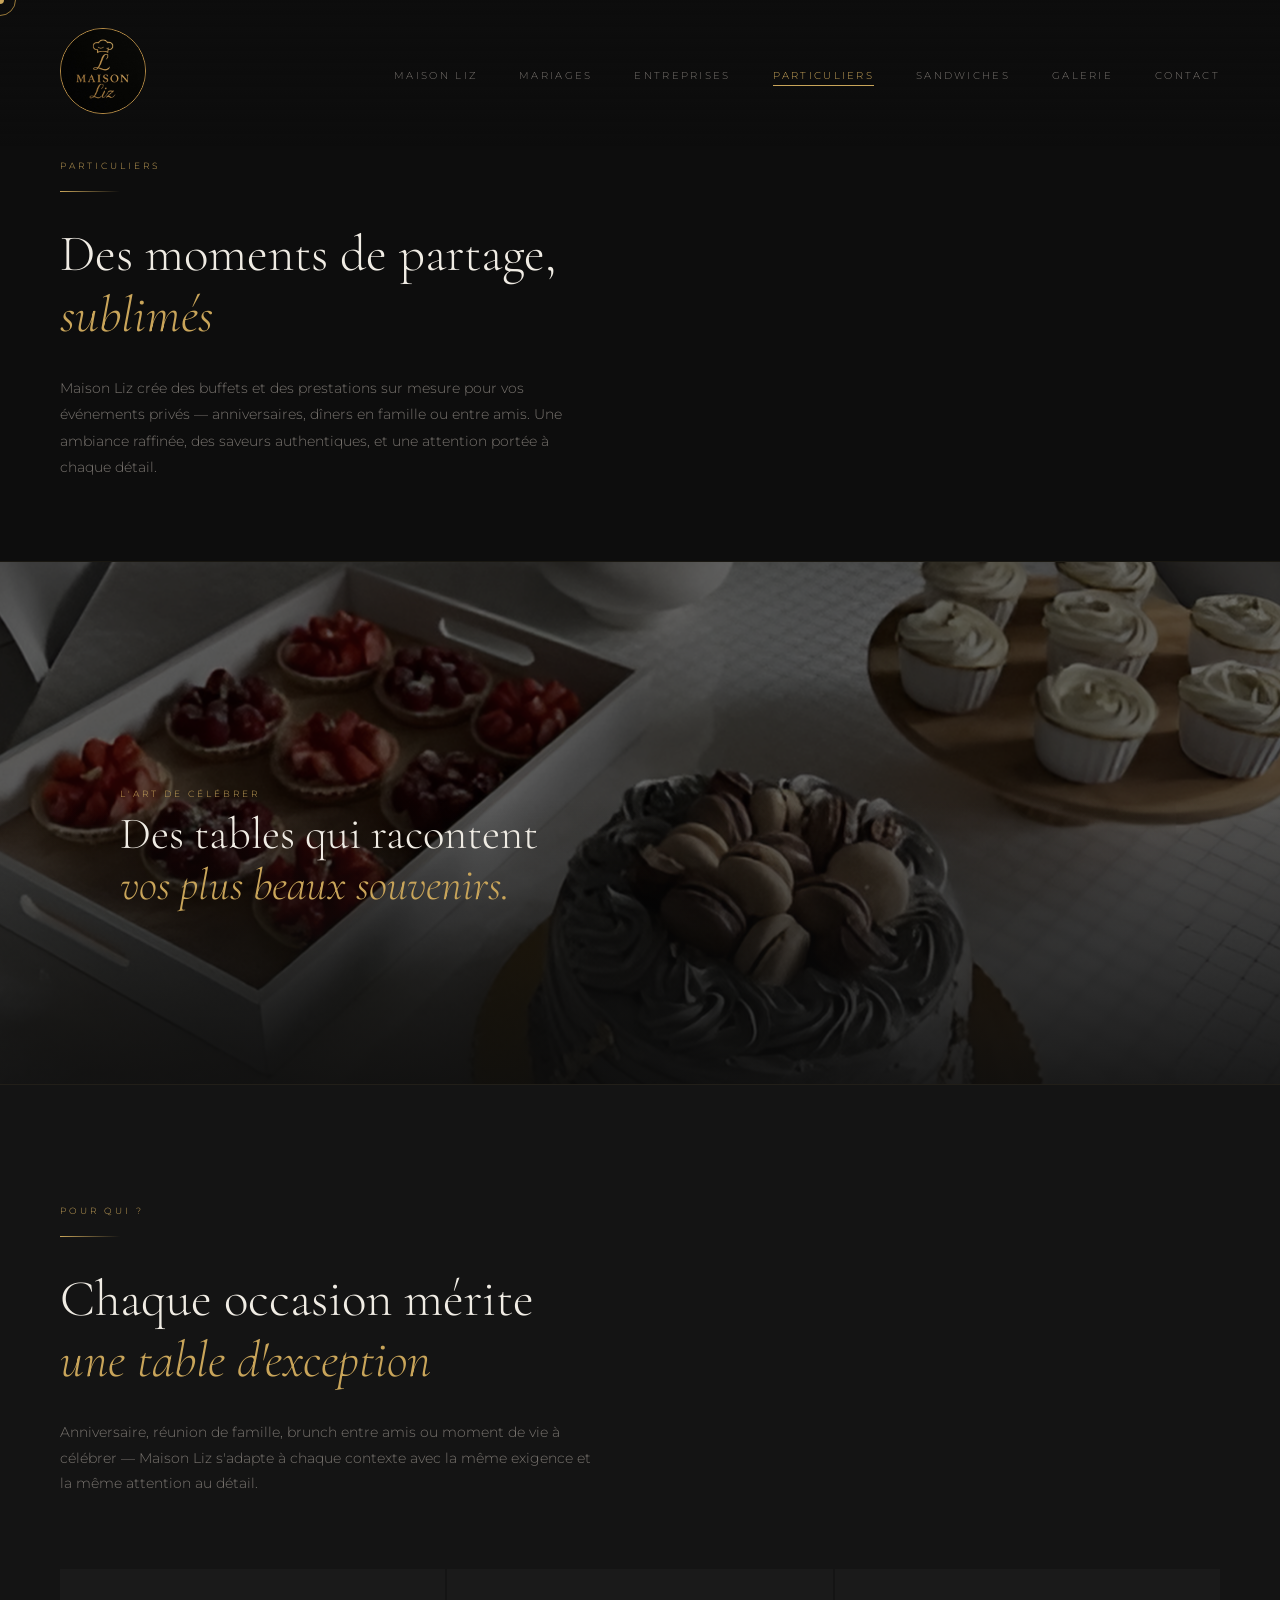
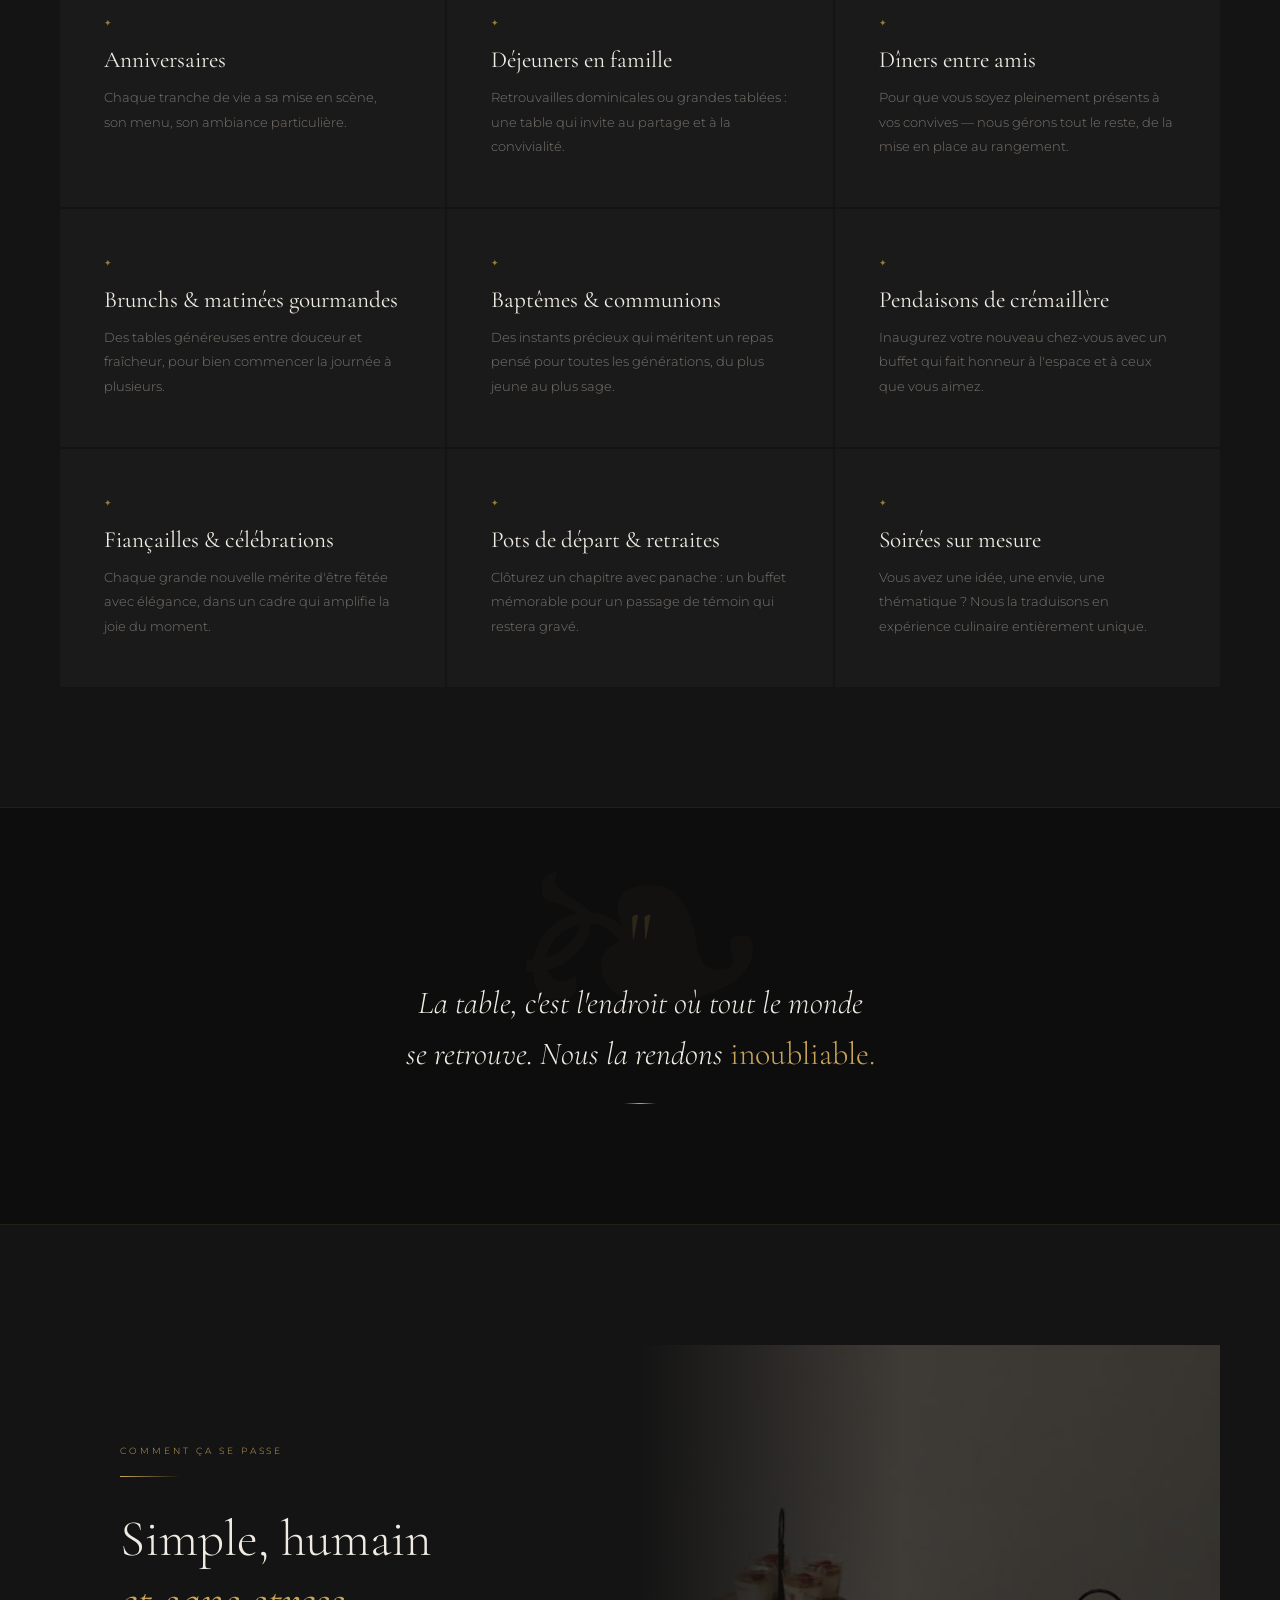
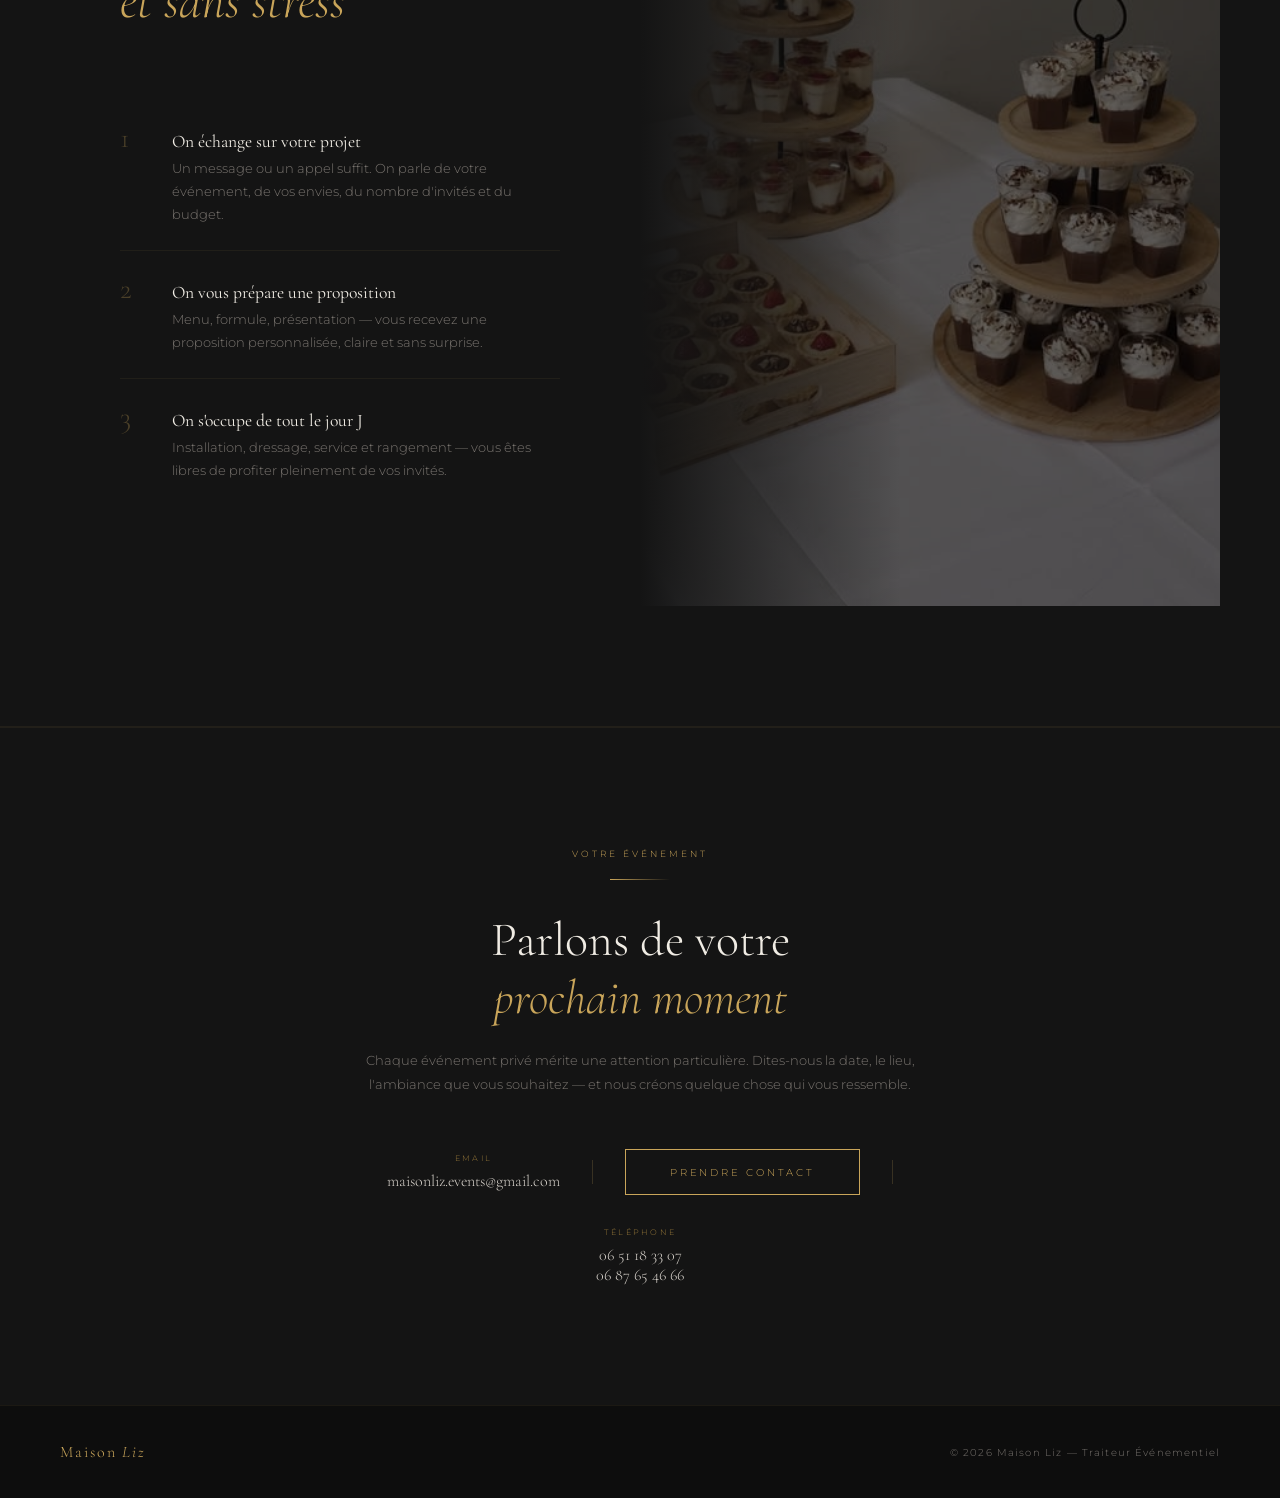
<file: particuliers.html>
<!DOCTYPE html>
<html lang="fr">
<head>
  <meta charset="UTF-8" />
  <meta name="viewport" content="width=device-width, initial-scale=1.0" />
  <title>Particuliers | Maison Liz</title>
  <link rel="preconnect" href="https://fonts.googleapis.com" />
  <link rel="preconnect" href="https://fonts.gstatic.com" crossorigin />
  <link href="https://fonts.googleapis.com/css2?family=Cormorant+Garamond:ital,wght@0,300;0,400;0,500;0,600;1,300;1,400&family=Montserrat:wght@200;300;400;500&display=swap" rel="stylesheet" />
  <link href="https://fonts.googleapis.com/css2?family=Cinzel:wght@400..900&family=Great+Vibes&display=swap" rel="stylesheet">
  <link rel="stylesheet" href="./styles.css">
  <link rel="icon" type="image/png" href="./assets/favicon.png">
  <meta name="description" content="Buffets, brunchs et prestations traiteur pour anniversaires, événements privés et moments de partage signés Maison Liz.">
  <meta property="og:image" content="./assets/particuliers.jpg">
</head>
<body>

  <div class="cursor" id="cursor"></div>
  <div class="cursor-ring" id="cursor-ring"></div>

  <!-- NAV -->
  <nav id="navbar">
    <a class="nav-logo" href="./index.html">
      <img src="./assets/logo.jpg" alt="Logo de Maison Liz">
    </a>
    <ul class="nav-links">
      <li><a href="./index.html">Maison Liz</a></li>
      <li><a href="./mariages.html">Mariages</a></li>
      <li><a href="./entreprises.html">Entreprises</a></li>
      <li><a class="active" href="./particuliers.html">Particuliers</a></li>
      <li><a href="./sandwich.html">Sandwiches</a></li>
      <li><a href="./galerie.html">Galerie</a></li>
      <li><a href="./contact.html">Contact</a></li>
    </ul>
    <button class="hamburger" id="hamburger" aria-label="Menu">
      <span></span><span></span><span></span>
    </button>
  </nav>

  <!-- MOBILE MENU -->
  <div class="mobile-menu" id="mobile-menu">
    <a onclick="closeMobile()" href="./index.html">Maison Liz</a>
    <a onclick="closeMobile()" href="./mariages.html">Mariages</a>
    <a onclick="closeMobile()" href="./entreprises.html">Entreprises</a>
    <a class="active" onclick="closeMobile()" href="./particuliers.html">Particuliers</a>
    <a onclick="closeMobile()" href="./sandwich.html">Sandwiches</a>
    <a onclick="closeMobile()" href="./galerie.html">Galerie</a>
    <a onclick="closeMobile()" href="./contact.html">Contact</a>
  </div>

  <!-- ── PAGE HEADER ──────────────────────────────────────── -->
  <section id="page-header-part">
    <span class="section-label reveal">Particuliers</span>
    <div class="gold-rule reveal reveal-delay-1"></div>
    <h1 class="section-title reveal reveal-delay-1">
      Des moments de partage,<br><em>sublimés</em>
    </h1>
    <p class="ph-body reveal reveal-delay-2">
      Maison Liz crée des buffets et des prestations sur mesure pour vos
      événements privés — anniversaires, dîners en famille ou
      entre amis. Une ambiance raffinée, des saveurs authentiques,
      et une attention portée à chaque détail.
    </p>
  </section>

  <!-- ── IMAGE STRIP ───────────────────────────────────────── -->
  <section id="image-strip-part">
    <div class="part-strip-photo"></div>
    <div class="part-strip-overlay"></div>
    <div class="part-strip-caption reveal">
      <span class="part-strip-eyebrow">L'art de célébrer</span>
      <p class="part-strip-title">Des tables qui racontent<br><em>vos plus beaux souvenirs.</em></p>
    </div>
  </section>

  <!-- ── CLIENTS CIBLES ────────────────────────────────────── -->
  <section id="clients-cibles">
    <div class="cc-header">
      <span class="section-label reveal">Pour qui ?</span>
      <div class="gold-rule reveal reveal-delay-1"></div>
      <h2 class="section-title reveal reveal-delay-1">
        Chaque occasion mérite<br><em>une table d'exception</em>
      </h2>
      <p class="cc-intro reveal reveal-delay-2">
        Anniversaire, réunion de famille, brunch entre amis ou moment de vie à célébrer —
        Maison Liz s'adapte à chaque contexte avec la même exigence et la même attention au détail.
      </p>
    </div>
    <div class="cc-grid">
      <div class="cc-card reveal">
        <span class="cc-card-icon">✦</span>
        <strong class="cc-card-title">Anniversaires</strong>
        <p class="cc-card-desc">Chaque tranche de vie a sa mise en scène, son menu, son ambiance particulière.</p>
      </div>
      <div class="cc-card reveal reveal-delay-1">
        <span class="cc-card-icon">✦</span>
        <strong class="cc-card-title">Déjeuners en famille</strong>
        <p class="cc-card-desc">Retrouvailles dominicales ou grandes tablées : une table qui invite au partage et à la convivialité.</p>
      </div>
      <div class="cc-card reveal reveal-delay-2">
        <span class="cc-card-icon">✦</span>
        <strong class="cc-card-title">Dîners entre amis</strong>
        <p class="cc-card-desc">Pour que vous soyez pleinement présents à vos convives — nous gérons tout le reste, de la mise en place au rangement.</p>
      </div>
      <div class="cc-card reveal reveal-delay-1">
        <span class="cc-card-icon">✦</span>
        <strong class="cc-card-title">Brunchs & matinées gourmandes</strong>
        <p class="cc-card-desc">Des tables généreuses entre douceur et fraîcheur, pour bien commencer la journée à plusieurs.</p>
      </div>
      <div class="cc-card reveal reveal-delay-2">
        <span class="cc-card-icon">✦</span>
        <strong class="cc-card-title">Baptêmes & communions</strong>
        <p class="cc-card-desc">Des instants précieux qui méritent un repas pensé pour toutes les générations, du plus jeune au plus sage.</p>
      </div>
      <div class="cc-card reveal reveal-delay-3">
        <span class="cc-card-icon">✦</span>
        <strong class="cc-card-title">Pendaisons de crémaillère</strong>
        <p class="cc-card-desc">Inaugurez votre nouveau chez-vous avec un buffet qui fait honneur à l'espace et à ceux que vous aimez.</p>
      </div>
      <div class="cc-card reveal reveal-delay-2">
        <span class="cc-card-icon">✦</span>
        <strong class="cc-card-title">Fiançailles & célébrations</strong>
        <p class="cc-card-desc">Chaque grande nouvelle mérite d'être fêtée avec élégance, dans un cadre qui amplifie la joie du moment.</p>
      </div>
      <div class="cc-card reveal reveal-delay-3">
        <span class="cc-card-icon">✦</span>
        <strong class="cc-card-title">Pots de départ & retraites</strong>
        <p class="cc-card-desc">Clôturez un chapitre avec panache : un buffet mémorable pour un passage de témoin qui restera gravé.</p>
      </div>
      <div class="cc-card reveal reveal-delay-4">
        <span class="cc-card-icon">✦</span>
        <strong class="cc-card-title">Soirées sur mesure</strong>
        <p class="cc-card-desc">Vous avez une idée, une envie, une thématique ? Nous la traduisons en expérience culinaire entièrement unique.</p>
      </div>
    </div>
  </section>

  <!-- ── CITATION ─────────────────────────────────────────── -->
  <section id="citation-part">
    <div class="cit-inner">
      <span class="cit-mark reveal">"</span>
      <p class="cit-text reveal reveal-delay-1">
        La table, c'est l'endroit où tout le monde<br>
        se retrouve. Nous la rendons <em>inoubliable.</em>
      </p>
      <div class="cit-rule reveal reveal-delay-2"></div>
    </div>
  </section>

  <!-- ── IMAGE PLEINE LARGEUR ──────────────────────────────── -->

  <!-- ── COMMENT ÇA MARCHE ────────────────────────────────── -->
  <section id="comment-ca-marche">
    <div class="ccm-text">
      <span class="section-label reveal">Comment ça se passe</span>
      <div class="gold-rule reveal reveal-delay-1"></div>
      <h2 class="section-title reveal reveal-delay-1">
        Simple, humain<br><em>et sans stress</em>
      </h2>
      <div class="ccm-steps">
        <div class="ccm-step reveal reveal-delay-1">
          <span class="ccm-step-num">1</span>
          <div>
            <strong class="ccm-step-title">On échange sur votre projet</strong>
            <span class="ccm-step-text">Un message ou un appel suffit. On parle de votre
            événement, de vos envies, du nombre d'invités et du budget.</span>
          </div>
        </div>
        <div class="ccm-step reveal reveal-delay-2">
          <span class="ccm-step-num">2</span>
          <div>
            <strong class="ccm-step-title">On vous prépare une proposition</strong>
            <span class="ccm-step-text">Menu, formule, présentation — vous recevez
            une proposition personnalisée, claire et sans surprise.</span>
          </div>
        </div>
        <div class="ccm-step reveal reveal-delay-3">
          <span class="ccm-step-num">3</span>
          <div>
            <strong class="ccm-step-title">On s'occupe de tout le jour J</strong>
            <span class="ccm-step-text">Installation, dressage, service et rangement —
            vous êtes libres de profiter pleinement de vos invités.</span>
          </div>
        </div>
      </div>
    </div>
    <div class="ccm-image">
      <div class="ccm-image-photo"></div>
      <div class="ccm-image-fade"></div>
    </div>
  </section>

  <!-- ── CTA CONTACT ──────────────────────────────────────── -->
  <section id="cta-part">
    <div class="cta-p-inner">
      <span class="section-label reveal" style="display:block; text-align:center;">Votre événement</span>
      <div class="gold-rule reveal reveal-delay-1" style="margin: 0 auto 32px;"></div>
      <h2 class="cta-p-title reveal reveal-delay-1">
        Parlons de votre<br><em>prochain moment</em>
      </h2>
      <p class="cta-p-body reveal reveal-delay-2">
        Chaque événement privé mérite une attention particulière.
        Dites-nous la date, le lieu, l'ambiance que vous souhaitez —
        et nous créons quelque chose qui vous ressemble.
      </p>
      <div class="cta-p-actions reveal reveal-delay-3">
        <div class="cta-p-contact">
          <span class="cta-p-contact-label">Email</span>
          <a href="mailto:maisonliz.events@gmail.com" class="cta-p-contact-value">maisonliz.events@gmail.com</a>
        </div>
        <div class="cta-p-sep"></div>
        <a href="./contact.html" class="btn-gold" style="opacity:1; animation:none;">Prendre contact</a>
        <div class="cta-p-sep"></div>
        <div class="cta-p-contact">
          <span class="cta-p-contact-label">Téléphone</span>
          <a href="tel:+33651183307" class="cta-p-contact-value">06 51 18 33 07</a>
          <br>
          <a href="tel:+33687654666" class="cta-p-contact-value">06 87 65 46 66</a> 
        </div>
      </div>
    </div>
  </section>

  <!-- FOOTER -->
  <footer>
    <span class="footer-logo">Maison <em style="font-style:italic">Liz</em></span>
    <span class="footer-copy">© 2026 Maison Liz — Traiteur Événementiel</span>
  </footer>

  <script>
    const cursor = document.getElementById('cursor');
    const ring   = document.getElementById('cursor-ring');
    let mx = 0, my = 0, rx = 0, ry = 0;
    document.addEventListener('mousemove', e => { mx = e.clientX; my = e.clientY; });
    function animCursor() {
      cursor.style.left = mx + 'px'; cursor.style.top = my + 'px';
      rx += (mx - rx) * .12; ry += (my - ry) * .12;
      ring.style.left = rx + 'px'; ring.style.top = ry + 'px';
      requestAnimationFrame(animCursor);
    }
    animCursor();

    const navbar = document.getElementById('navbar');
    window.addEventListener('scroll', () => {
      navbar.classList.toggle('scrolled', window.scrollY > 60);
    });

    const io = new IntersectionObserver((entries) => {
      entries.forEach(e => {
        if (e.isIntersecting) { e.target.classList.add('visible'); io.unobserve(e.target); }
      });
    }, { threshold: .1 });
    document.querySelectorAll('.reveal').forEach(el => io.observe(el));

    const hamburger  = document.getElementById('hamburger');
    const mobileMenu = document.getElementById('mobile-menu');
    hamburger.addEventListener('click', () => mobileMenu.classList.toggle('open'));
    function closeMobile() { mobileMenu.classList.remove('open'); }
  </script>
</body>
</html>
</file>
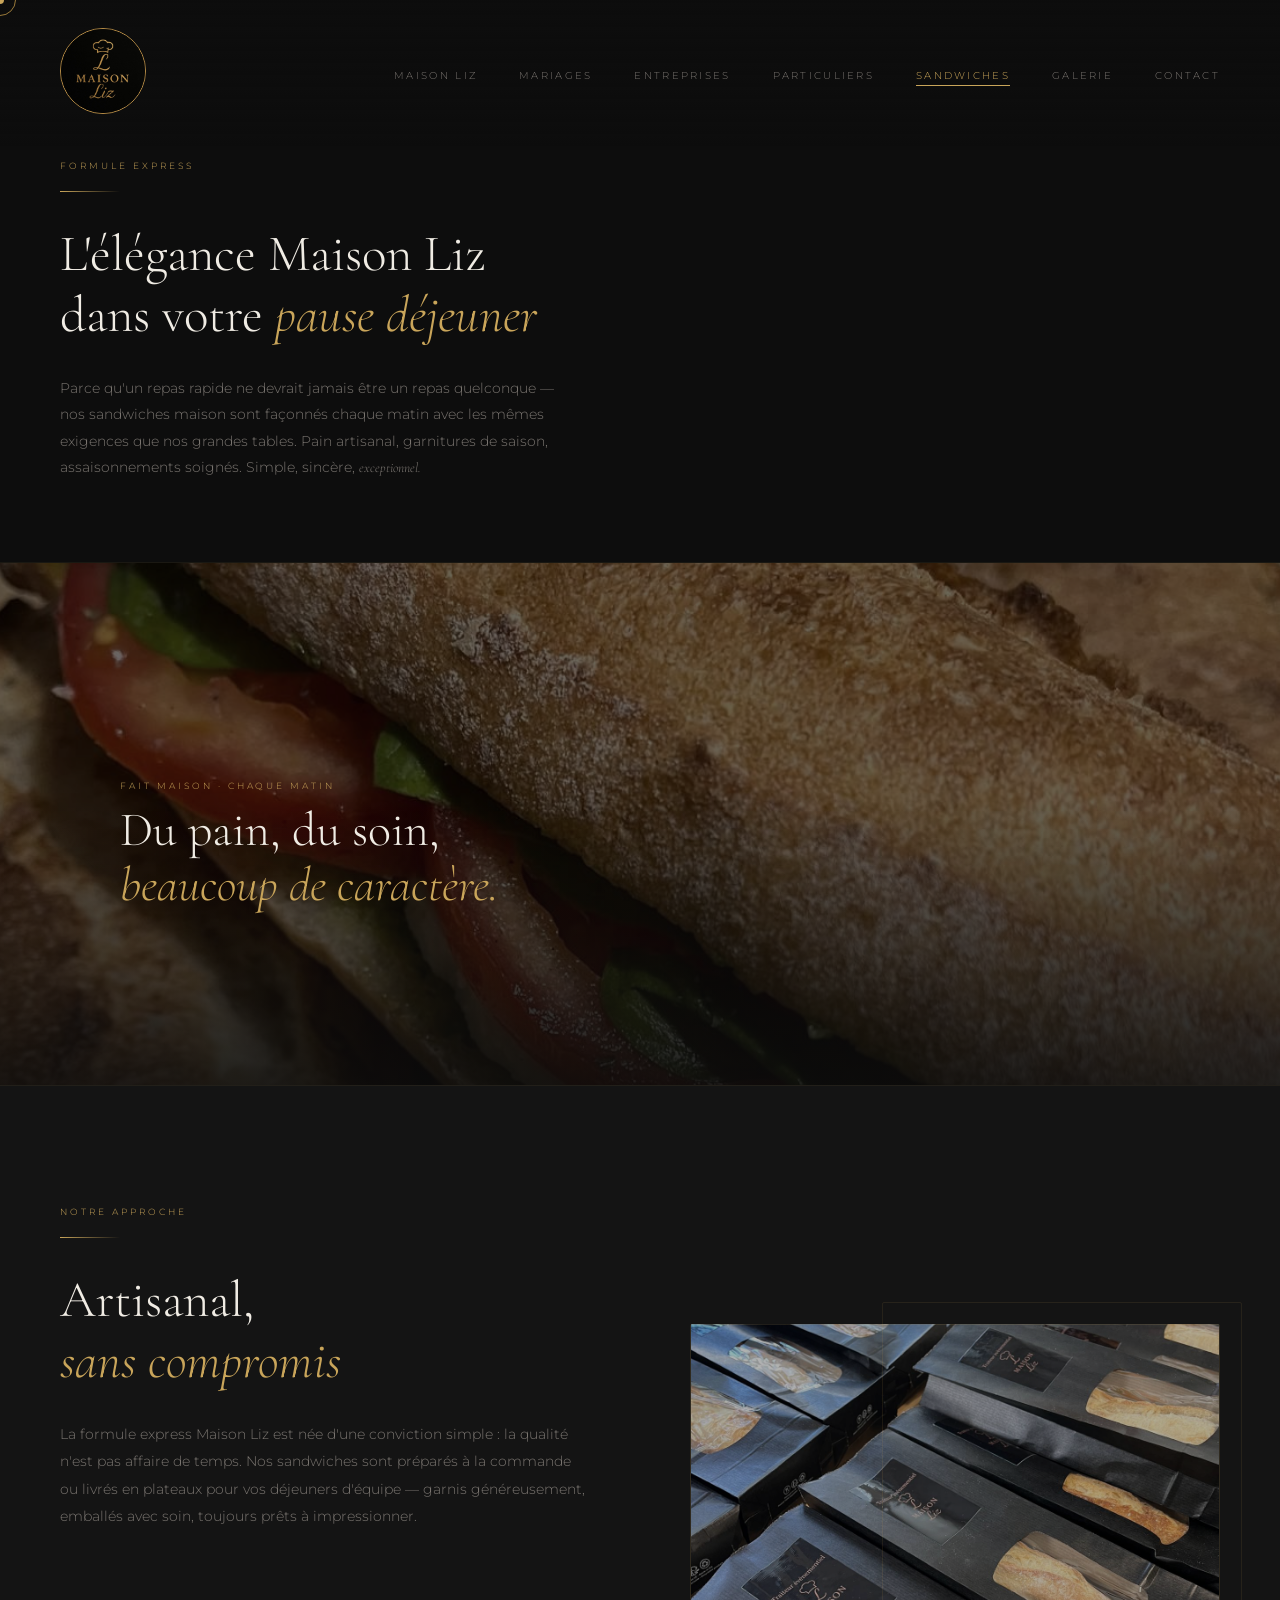
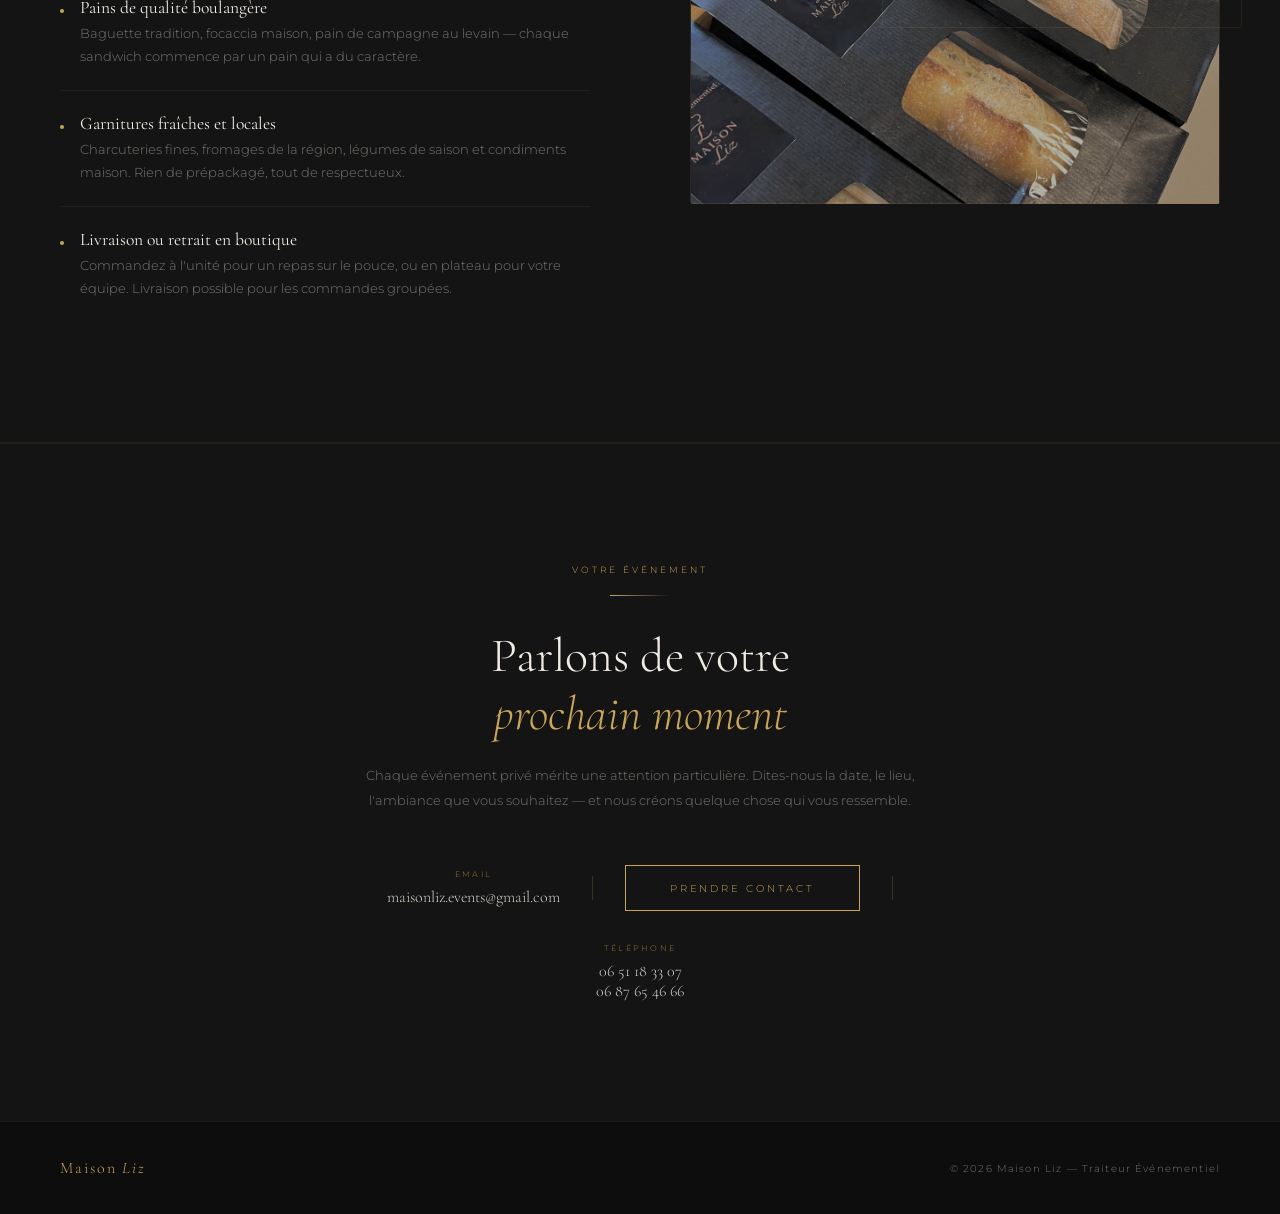
<file: sandwich.html>
<!DOCTYPE html>
<html lang="fr">
<head>
  <meta charset="UTF-8" />
  <meta name="viewport" content="width=device-width, initial-scale=1.0" />
  <title>Sandwiches | Maison Liz</title>
  <link rel="preconnect" href="https://fonts.googleapis.com" />
  <link rel="preconnect" href="https://fonts.gstatic.com" crossorigin />
  <link href="https://fonts.googleapis.com/css2?family=Cormorant+Garamond:ital,wght@0,300;0,400;0,500;0,600;1,300;1,400&family=Montserrat:wght@200;300;400;500&display=swap" rel="stylesheet" />
  <link href="https://fonts.googleapis.com/css2?family=Cinzel:wght@400..900&family=Great+Vibes&display=swap" rel="stylesheet">
  <link rel="stylesheet" href="./styles.css">
  <link rel="icon" type="image/png" href="./assets/favicon.png">
  <meta name="description" content="Sandwichs « formule express » - parfaits pour un repas sur le pouce, façonnés avec le soin Maison Liz.">
  <meta property="og:image" content="./assets/img29.jpg">

  <style>
    /* ── PAGE HEADER SANDWICHES ─────────────────────────── */
    #page-header-sandwich {
      padding: 160px 60px 80px;
      border-bottom: 1px solid rgba(201,165,90,.07);
    }

    /* ── IMAGE STRIP SANDWICHES ─────────────────────────── */
    #image-strip-sandwich {
      position: relative;
      height: 58vh; min-height: 380px;
      overflow: hidden; display: flex; align-items: flex-end;
    }
    .sw-strip-photo {
      position: absolute; inset: 0;
      background: url('./assets/img18.jpg') center / cover no-repeat;
      filter: brightness(.42) saturate(.78);
      transform: scale(1.05);
      transition: transform 10s ease, filter .6s;
    }
    #image-strip-sandwich:hover .sw-strip-photo {
      transform: scale(1); filter: brightness(.58) saturate(.9);
    }
    .sw-strip-overlay {
      position: absolute; inset: 0;
      background: linear-gradient(to top, rgba(13,13,13,.78) 0%, transparent 55%);
    }
    .sw-strip-caption {
      position: relative; z-index: 2; padding: 52px 60px;
    }
    .sw-strip-eyebrow {
      display: block; font-size: .58rem; letter-spacing: .32em;
      text-transform: uppercase; color: var(--gold); margin-bottom: 12px;
    }
    .sw-strip-title {
      font-family: var(--serif);
      font-size: clamp(1.8rem, 4vw, 3rem);
      font-weight: 300; color: #f0ece4; line-height: 1.15;
    }
    .sw-strip-title em { font-style: italic; color: var(--gold); }

    /* ── SECTION INTRODUCTION ───────────────────────────── */
    #intro-sandwich {
      display: grid; grid-template-columns: 1fr 1fr;
      gap: 100px; align-items: center;
      background: var(--dark-2);
      border-top: 1px solid rgba(201,165,90,.08);
      border-bottom: 1px solid rgba(201,165,90,.08);
    }
    .intro-sw-text { /* text column */ }
    .intro-sw-body {
      font-size: .86rem; line-height: 2;
      color: var(--text-muted); margin-top: 12px;
    }
    .intro-sw-details {
      margin-top: 44px;
      display: flex; flex-direction: column; gap: 0;
    }
    .intro-sw-detail {
      display: flex; align-items: baseline; gap: 16px;
      padding: 22px 0;
      border-bottom: 1px solid rgba(201,165,90,.07);
    }
    .intro-sw-detail:last-child { border-bottom: none; }
    .intro-sw-detail-bullet {
      flex-shrink: 0; width: 4px; height: 4px;
      border-radius: 50%; background: var(--gold); margin-top: 8px;
    }
    .intro-sw-detail strong {
      display: block; font-weight: 400;
      font-family: var(--serif);
      font-size: 1.1rem; color: #f0ece4; margin-bottom: 4px;
    }
    .intro-sw-detail span {
      font-size: .8rem; font-weight: 300; line-height: 1.8;
      color: var(--text-muted);
    }
    /* right visual column */
    .intro-sw-visual {
      position: relative; height: 480px;
    }
    .intro-sw-frame {
      position: absolute;
      border: 1px solid rgba(201,165,90,.22);
      border-radius: 2px;
    }
    .intro-sw-frame-main {
      inset: 0; overflow: hidden;
      background: url('./assets/img27.jpg') center / cover no-repeat;
      filter: brightness(.7) saturate(.85);
      transition: filter .6s;
    }
    .intro-sw-visual:hover .intro-sw-frame-main {
      filter: brightness(.85) saturate(1);
    }
    .intro-sw-frame-deco {
      width: 68%; height: 68%;
      top: -22px; right: -22px;
      border-color: rgba(201,165,90,.1);
      pointer-events: none;
    }

    /* ── CARTE SANDWICHES ───────────────────────────────── */
    #sandwiches-menu {
      background: var(--dark);
      border-top: 1px solid rgba(201,165,90,.08);
      border-bottom: 1px solid rgba(201,165,90,.08);
    }
    .sm-header { margin-bottom: 72px; }
    .sm-grid {
      display: grid;
      grid-template-columns: repeat(3, 1fr);
      gap: 2px;
    }
    .sm-card {
      background: var(--dark-3);
      padding: 48px 40px 40px;
      position: relative; overflow: hidden;
      transition: background .4s;
    }
    .sm-card::before {
      content: '';
      position: absolute; top: 0; left: 0; right: 0; height: 1px;
      background: linear-gradient(to right, transparent, var(--gold), transparent);
      transform: scaleX(0); transform-origin: center;
      transition: transform .6s ease;
    }
    .sm-card:hover { background: var(--dark-4); }
    .sm-card:hover::before { transform: scaleX(1); }
    .sm-card-num {
      font-family: var(--serif);
      font-size: 3.5rem; font-weight: 300; line-height: 1;
      color: rgba(201,165,90,.1); display: block;
      margin-bottom: 16px;
      transition: color .4s;
    }
    .sm-card:hover .sm-card-num { color: rgba(201,165,90,.2); }
    .sm-card-title {
      font-family: var(--serif);
      font-size: 1.5rem; font-weight: 400;
      color: #f0ece4; margin-bottom: 10px;
      transition: color .3s;
    }
    .sm-card:hover .sm-card-title { color: var(--gold); }
    .sm-card-desc {
      font-size: .8rem; font-weight: 300; line-height: 1.9;
      color: var(--text-muted); margin-bottom: 24px;
    }
    .sm-card-tags {
      display: flex; flex-wrap: wrap; gap: 6px;
    }
    .sm-card-tag {
      font-size: .52rem; letter-spacing: .2em; text-transform: uppercase;
      color: var(--gold-dim); border: 1px solid rgba(201,165,90,.16);
      padding: 5px 12px;
    }

    /* ── MINI GALERIE ───────────────────────────────────── */
    #galerie-sandwich {
      background: var(--dark-2);
      border-bottom: 1px solid rgba(201,165,90,.08);
    }
    .gsw-header { margin-bottom: 56px; }
    .gsw-grid {
      display: grid;
      grid-template-columns: repeat(4, 1fr);
      grid-template-rows: 220px 220px;
      gap: 3px;
    }
    .gsw-item {
      position: relative; overflow: hidden;
      background: var(--dark-3);
      background-position: center !important;
      background-size: cover !important;
      cursor: none;
      filter: brightness(.65) saturate(.8);
      transition: filter .6s, transform .6s;
    }
    .gsw-item:hover { filter: brightness(.85) saturate(1); }
    .gsw-item:nth-child(1) {
      grid-column: span 2; grid-row: span 2;
      background-image: url('./assets/img29.jpg');
    }
    .gsw-item:nth-child(2) {
      background-image: url('./assets/img2.jpg');
    }
    .gsw-item:nth-child(3) {
      background-image: url('./assets/buffet.jpg');
    }
    .gsw-item:nth-child(4) {
      background-image: url('./assets/img4.jpg');
    }
    .gsw-item:nth-child(5) {
      background-image: url('./assets/img5.jpg');
    }
    .gsw-overlay {
      position: absolute; inset: 0;
      background: linear-gradient(to top, rgba(13,13,13,.55) 0%, transparent 50%);
      opacity: 0; transition: opacity .4s;
      display: flex; align-items: flex-end; padding: 20px;
    }
    .gsw-item:hover .gsw-overlay { opacity: 1; }
    .gsw-overlay span {
      font-size: .58rem; letter-spacing: .22em; text-transform: uppercase;
      color: var(--gold);
    }

    /* ── FORMULAIRE COMMANDE ─────────────────────────────── */
    #commande-sandwich {
      background: var(--dark);
      border-top: 1px solid rgba(201,165,90,.08);
    }
    .csw-inner { max-width: 760px; margin: 0 auto; }
    .csw-header { margin-bottom: 64px; }
    .csw-title {
      font-family: var(--serif);
      font-size: clamp(2rem, 4vw, 3rem); font-weight: 300;
      color: #f0ece4; line-height: 1.2; margin-bottom: 16px;
    }
    .csw-title em { font-style: italic; color: var(--gold); }
    .csw-body {
      font-size: .83rem; font-weight: 300; line-height: 1.9;
      color: var(--text-muted); max-width: 480px;
    }

    /* form grid */
    .csw-form { display: flex; flex-direction: column; gap: 0; }
    .csw-row {
      display: grid; grid-template-columns: 1fr 1fr; gap: 2px;
      margin-bottom: 2px;
    }
    .csw-row.full { grid-template-columns: 1fr; }
    .csw-field {
      display: flex; flex-direction: column;
      background: var(--dark-3);
      padding: 22px 26px 18px;
      border: 1px solid rgba(201,165,90,.06);
      position: relative;
      transition: border-color .3s, background .3s;
    }
    .csw-field:focus-within {
      border-color: rgba(201,165,90,.3);
      background: var(--dark-2);
    }
    .csw-field::after {
      content: '';
      position: absolute; bottom: -1px; left: 0; right: 0; height: 1px;
      background: linear-gradient(to right, transparent, var(--gold), transparent);
      transform: scaleX(0); transform-origin: center;
      transition: transform .5s ease;
    }
    .csw-field:focus-within::after { transform: scaleX(1); }
    .csw-label {
      font-size: .52rem; letter-spacing: .28em; text-transform: uppercase;
      color: var(--gold-dim); margin-bottom: 10px; display: block;
    }
    .csw-input,
    .csw-select,
    .csw-textarea {
      background: transparent; border: none; outline: none;
      font-family: var(--serif);
      font-size: 1rem; font-weight: 300; color: #f0ece4;
      width: 100%; cursor: none;
    }
    .csw-input::placeholder,
    .csw-textarea::placeholder { color: rgba(212,207,200,.2); }
    .csw-select {
      -webkit-appearance: none; appearance: none;
      cursor: none;
    }
    .csw-select option { background: var(--dark-3); color: #f0ece4; }
    .csw-textarea {
      resize: none; min-height: 110px; line-height: 1.7;
    }

    /* submit row */
    .csw-submit-row {
      margin-top: 36px;
      display: flex; align-items: center;
      justify-content: space-between; flex-wrap: wrap; gap: 24px;
    }
    .csw-note {
      font-size: .72rem; font-weight: 300; line-height: 1.7;
      color: var(--text-muted); max-width: 320px;
    }
    .csw-note em { font-style: italic; color: rgba(201,165,90,.55); }
    .csw-btn {
      display: inline-block;
      padding: 16px 44px;
      border: 1px solid var(--gold);
      color: var(--gold);
      font-family: var(--sans);
      font-size: .62rem; letter-spacing: .28em; text-transform: uppercase;
      background: transparent; cursor: none;
      position: relative; overflow: hidden;
      transition: color .4s;
    }
    .csw-btn::before {
      content: '';
      position: absolute; inset: 0;
      background: var(--gold);
      transform: scaleX(0); transform-origin: left;
      transition: transform .4s ease; z-index: -1;
    }
    .csw-btn:hover { color: var(--dark); }
    .csw-btn:hover::before { transform: scaleX(1); }

    /* ── CONFIRMATION MESSAGE ────────────────────────────── */
    .csw-confirm {
      display: none;
      text-align: center; padding: 60px 0;
    }
    .csw-confirm-icon {
      font-size: 1.6rem; color: var(--gold);
      display: block; margin-bottom: 20px;
    }
    .csw-confirm-title {
      font-family: var(--serif);
      font-size: 1.8rem; font-weight: 300; color: #f0ece4;
      margin-bottom: 12px;
    }
    .csw-confirm-text {
      font-size: .82rem; font-weight: 300; line-height: 1.85;
      color: var(--text-muted);
    }

    /* ── RESPONSIVE ─────────────────────────────────────── */
    @media (max-width: 1024px) {
      #page-header-sandwich { padding: 130px 40px 70px; }
      #intro-sandwich { grid-template-columns: 1fr; gap: 60px; }
      .intro-sw-visual { height: 320px; }
      .intro-sw-frame-deco { display: none; }
      .sm-grid { grid-template-columns: 1fr; }
      .sw-strip-caption { padding: 36px 40px; }
      .gsw-grid { grid-template-columns: 1fr 1fr; grid-template-rows: auto; }
      .gsw-item { height: 220px !important; }
      .gsw-item:nth-child(1) { grid-column: span 2; grid-row: span 1; height: 280px !important; }
    }
    @media (max-width: 768px) {
      #page-header-sandwich { padding: 120px 24px 60px; }
      .sw-strip-caption { padding: 28px 24px; }
      .csw-row { grid-template-columns: 1fr; }
      .csw-submit-row { flex-direction: column; align-items: flex-start; }
      .gsw-grid { grid-template-columns: 1fr 1fr; }
      .gsw-item { height: 160px !important; }
      .gsw-item:nth-child(1) { grid-column: span 2; height: 220px !important; }
    }
  </style>
</head>
<body>

  <div class="cursor" id="cursor"></div>
  <div class="cursor-ring" id="cursor-ring"></div>

  <!-- NAV -->
  <nav id="navbar">
    <a class="nav-logo" href="./index.html">
      <img src="./assets/logo.jpg" alt="Logo de Maison Liz">
    </a>
    <ul class="nav-links">
      <li><a href="./index.html">Maison Liz</a></li>
      <li><a href="./mariages.html">Mariages</a></li>
      <li><a href="./entreprises.html">Entreprises</a></li>
      <li><a href="./particuliers.html">Particuliers</a></li>
      <li><a class="active" href="./sandwich.html">Sandwiches</a></li>
      <li><a href="./galerie.html">Galerie</a></li>
      <li><a href="./contact.html">Contact</a></li>
    </ul>
    <button class="hamburger" id="hamburger" aria-label="Menu">
      <span></span><span></span><span></span>
    </button>
  </nav>

  <!-- MOBILE MENU -->
  <div class="mobile-menu" id="mobile-menu">
    <a onclick="closeMobile()" href="./index.html">Maison Liz</a>
    <a onclick="closeMobile()" href="./mariages.html">Mariages</a>
    <a onclick="closeMobile()" href="./entreprises.html">Entreprises</a>
    <a onclick="closeMobile()" href="./particuliers.html">Particuliers</a>
    <a class="active" onclick="closeMobile()" href="./sandwich.html">Sandwiches</a>
    <a onclick="closeMobile()" href="./galerie.html">Galerie</a>
    <a onclick="closeMobile()" href="./contact.html">Contact</a>
  </div>


  <!-- ── PAGE HEADER ───────────────────────────────────── -->
  <section id="page-header-sandwich">
    <span class="section-label reveal">Formule Express</span>
    <div class="gold-rule reveal reveal-delay-1"></div>
    <h1 class="section-title reveal reveal-delay-1">
      L'élégance Maison Liz<br>dans votre <em>pause déjeuner</em>
    </h1>
    <p class="ph-body reveal reveal-delay-2">
      Parce qu'un repas rapide ne devrait jamais être un repas quelconque —
      nos sandwiches maison sont façonnés chaque matin avec les mêmes exigences
      que nos grandes tables. Pain artisanal, garnitures de saison, assaisonnements
      soignés. Simple, sincère, <em style="font-family:var(--serif); font-style:italic;">exceptionnel.</em>
    </p>
  </section>


  <!-- ── IMAGE STRIP ────────────────────────────────────── -->
  <section id="image-strip-sandwich">
    <div class="sw-strip-photo"></div>
    <div class="sw-strip-overlay"></div>
    <div class="sw-strip-caption reveal">
      <span class="sw-strip-eyebrow">Fait maison · Chaque matin</span>
      <p class="sw-strip-title">Du pain, du soin,<br><em>beaucoup de caractère.</em></p>
    </div>
  </section>


  <!-- ── INTRODUCTION ──────────────────────────────────── -->
  <section id="intro-sandwich">
    <div class="intro-sw-text">
      <span class="section-label reveal">Notre approche</span>
      <div class="gold-rule reveal reveal-delay-1"></div>
      <h2 class="section-title reveal reveal-delay-1">
        Artisanal,<br><em>sans compromis</em>
      </h2>
      <p class="intro-sw-body reveal reveal-delay-2">
        La formule express Maison Liz est née d'une conviction simple : la qualité
        n'est pas affaire de temps. Nos sandwiches sont préparés à la commande
        ou livrés en plateaux pour vos déjeuners d'équipe — garnis généreusement,
        emballés avec soin, toujours prêts à impressionner.
      </p>

      <ul class="intro-sw-details">
        <li class="intro-sw-detail reveal reveal-delay-1">
          <span class="intro-sw-detail-bullet"></span>
          <div>
            <strong>Pains de qualité boulangère</strong>
            <span>Baguette tradition, focaccia maison, pain de campagne au levain —
            chaque sandwich commence par un pain qui a du caractère.</span>
          </div>
        </li>
        <li class="intro-sw-detail reveal reveal-delay-2">
          <span class="intro-sw-detail-bullet"></span>
          <div>
            <strong>Garnitures fraîches et locales</strong>
            <span>Charcuteries fines, fromages de la région, légumes de saison et
            condiments maison. Rien de prépackagé, tout de respectueux.</span>
          </div>
        </li>
        <li class="intro-sw-detail reveal reveal-delay-3">
          <span class="intro-sw-detail-bullet"></span>
          <div>
            <strong>Livraison ou retrait en boutique</strong>
            <span>Commandez à l'unité pour un repas sur le pouce, ou en plateau
            pour votre équipe. Livraison possible pour les commandes groupées.</span>
          </div>
        </li>
      </ul>
    </div>

    <div class="intro-sw-visual reveal reveal-delay-2">
      <div class="intro-sw-frame intro-sw-frame-main"></div>
      <div class="intro-sw-frame intro-sw-frame-deco"></div>
    </div>
  </section>


  <!-- ── CTA CONTACT ──────────────────────────────────────── -->
  <section id="cta-part">
    <div class="cta-p-inner">
      <span class="section-label reveal" style="display:block; text-align:center;">Votre événement</span>
      <div class="gold-rule reveal reveal-delay-1" style="margin: 0 auto 32px;"></div>
      <h2 class="cta-p-title reveal reveal-delay-1">
        Parlons de votre<br><em>prochain moment</em>
      </h2>
      <p class="cta-p-body reveal reveal-delay-2">
        Chaque événement privé mérite une attention particulière.
        Dites-nous la date, le lieu, l'ambiance que vous souhaitez —
        et nous créons quelque chose qui vous ressemble.
      </p>
      <div class="cta-p-actions reveal reveal-delay-3">
        <div class="cta-p-contact">
          <span class="cta-p-contact-label">Email</span>
          <a href="mailto:maisonliz.events@gmail.com" class="cta-p-contact-value">maisonliz.events@gmail.com</a>
        </div>
        <div class="cta-p-sep"></div>
        <a href="./contact.html" class="btn-gold" style="opacity:1; animation:none;">Prendre contact</a>
        <div class="cta-p-sep"></div>
        <div class="cta-p-contact">
          <span class="cta-p-contact-label">Téléphone</span>
          <a href="tel:+33651183307" class="cta-p-contact-value">06 51 18 33 07</a>
          <br>
          <a href="tel:+33687654666" class="cta-p-contact-value">06 87 65 46 66</a> 
        </div>
      </div>
    </div>
  </section>



  <!-- FOOTER -->
  <footer>
    <span class="footer-logo">Maison <em style="font-style:italic">Liz</em></span>
    <span class="footer-copy">© 2026 Maison Liz — Traiteur Événementiel</span>
  </footer>


  <script>
    // Custom cursor
    const cursor = document.getElementById('cursor');
    const ring   = document.getElementById('cursor-ring');
    let mx = 0, my = 0, rx = 0, ry = 0;
    document.addEventListener('mousemove', e => { mx = e.clientX; my = e.clientY; });
    function animCursor() {
      cursor.style.left = mx + 'px'; cursor.style.top = my + 'px';
      rx += (mx - rx) * .12; ry += (my - ry) * .12;
      ring.style.left = rx + 'px'; ring.style.top = ry + 'px';
      requestAnimationFrame(animCursor);
    }
    animCursor();

    // Navbar scroll
    const navbar = document.getElementById('navbar');
    window.addEventListener('scroll', () => {
      navbar.classList.toggle('scrolled', window.scrollY > 60);
    });

    // Reveal on scroll
    const io = new IntersectionObserver((entries) => {
      entries.forEach(e => {
        if (e.isIntersecting) { e.target.classList.add('visible'); io.unobserve(e.target); }
      });
    }, { threshold: .1 });
    document.querySelectorAll('.reveal').forEach(el => io.observe(el));

    // Mobile menu
    const hamburger = document.getElementById('hamburger');
    const mobileMenu = document.getElementById('mobile-menu');
    hamburger.addEventListener('click', () => mobileMenu.classList.toggle('open'));
    function closeMobile() { mobileMenu.classList.remove('open'); }

    // Form submission (front-end only — wire to your backend / Formspree as needed)
    function submitOrder() {
      const required = ['sw-nom', 'sw-email', 'sw-type'];
      let valid = true;
      required.forEach(id => {
        const el = document.getElementById(id);
        if (!el.value.trim()) {
          el.closest('.csw-field').style.borderColor = 'rgba(201,90,90,.4)';
          valid = false;
        } else {
          el.closest('.csw-field').style.borderColor = '';
        }
      });
      if (!valid) return;

      document.getElementById('csw-form-wrap').style.display = 'none';
      const conf = document.getElementById('csw-confirm');
      conf.style.display = 'block';
      conf.scrollIntoView({ behavior: 'smooth', block: 'center' });
    }
  </script>

</body>
</html>
</file>
<file: styles.css>
*, *::before, *::after { box-sizing: border-box; margin: 0; padding: 0; }

:root {
  --gold:       #c9a55a;
  --gold-light: #e8c97a;
  --gold-dim:   #9a7a3a;
  --dark:       #0d0d0d;
  --dark-2:     #141414;
  --dark-3:     #1a1a1a;
  --dark-4:     #222;
  --text:       #d4cfc8;
  --text-muted: #7a7570;
  --serif:      'Cormorant Garamond', Georgia, serif;
  --sans:       'Montserrat', sans-serif;
}

html { scroll-behavior: smooth; scroll-padding-top: calc(5.4rem + 28px) }

body {
  background: var(--dark);
  color: var(--text);
  font-family: var(--sans);
  font-weight: 300;
  overflow-x: hidden;
  cursor: none;
}

/* ─── CUSTOM CURSOR ─── */
.cursor {
  width: 8px; height: 8px;
  background: var(--gold);
  border-radius: 50%;
  position: fixed; top: 0; left: 0;
  pointer-events: none; z-index: 9999;
  transform: translate(-50%, -50%);
  transition: transform .15s ease, background .2s;
}
.cursor-ring {
  width: 32px; height: 32px;
  border: 1px solid var(--gold-dim);
  border-radius: 50%;
  position: fixed; top: 0; left: 0;
  pointer-events: none; z-index: 9998;
  transform: translate(-50%, -50%);
  transition: transform .4s ease, width .3s, height .3s, border-color .3s;
}
body:has(a:hover) .cursor-ring,
body:has(button:hover) .cursor-ring { width: 48px; height: 48px; border-color: var(--gold); }

/* ─── SCROLLBAR ─── */
::-webkit-scrollbar { width: 4px; }
::-webkit-scrollbar-track { background: var(--dark); }
::-webkit-scrollbar-thumb { background: var(--gold-dim); border-radius: 2px; }

/* ─── NAV ─── */
nav {
  position: fixed; top: 0; left: 0; right: 0;
  z-index: 100;
  padding: 28px 60px;
  display: flex; align-items: center; justify-content: space-between;
  background: linear-gradient(to bottom, rgba(13,13,13,.95) 0%, transparent 100%);
  transition: padding .4s, background .4s;
}
nav.scrolled {
  padding: 18px 60px;
  background: rgba(13,13,13,.97);
  border-bottom: 1px solid rgba(201,165,90,.12);
}
.nav-logo img {
  height: 5.4rem;
  border-radius: 50%;
  border: 1px solid #b88d46;
}
.nav-links { display: flex; gap: 42px; list-style: none; }
.nav-links a {
  font-size: .65rem;
  letter-spacing: .22em;
  text-transform: uppercase;
  color: var(--text-muted);
  text-decoration: none;
  transition: color .3s;
  position: relative;
}
.nav-links a::after {
  content: '';
  position: absolute; bottom: -4px; left: 0;
  width: 0; height: 1px;
  background: var(--gold);
  transition: width .3s ease;
}
.nav-links a:hover,
.mobile-menu a:hover,
.active { color: var(--gold) !important; }
.nav-links a:hover::after,
.active::after { width: 100% !important; }


/* ─── HERO ─── */
#hero {
  height: 100vh; min-height: 700px;
  display: flex; align-items: center; justify-content: center;
  position: relative; overflow: hidden;
  background: var(--dark);
}
.hero-bg {
  position: absolute; inset: 0;
  background:
    radial-gradient(ellipse 70% 60% at 50% 40%, rgba(201,165,90,.07) 0%, transparent 70%),
    radial-gradient(ellipse 40% 40% at 80% 20%, rgba(201,165,90,.04) 0%, transparent 60%);
}
.hero-grain {
  position: absolute; inset: 0;
  background-image: url("data:image/svg+xml,%3Csvg viewBox='0 0 256 256' xmlns='http://www.w3.org/2000/svg'%3E%3Cfilter id='n'%3E%3CfeTurbulence type='fractalNoise' baseFrequency='0.9' numOctaves='4' stitchTiles='stitch'/%3E%3C/filter%3E%3Crect width='100%25' height='100%25' filter='url(%23n)' opacity='0.04'/%3E%3C/svg%3E");
  opacity: .6;
  pointer-events: none;
}
.hero-line {
  position: absolute;
  background: linear-gradient(to right, transparent, var(--gold-dim), transparent);
  height: 1px; opacity: .25;
}
.hero-line:nth-child(1) { top: 22%; left: 5%; width: 25%; }
.hero-line:nth-child(2) { bottom: 28%; right: 5%; width: 20%; }
.hero-content {
  text-align: center; position: relative; z-index: 2;
  max-width: 800px; padding: 0 24px;
}
.hero-eyebrow {
  font-size: .6rem;
  letter-spacing: .35em;
  text-transform: uppercase;
  color: var(--gold);
  margin-bottom: 32px;
  opacity: 0;
  animation: fadeUp .9s .2s forwards;
}
.hero-title {
  font-family: "Cinzel", serif;
  font-size: clamp(3rem, 7vw, 6.5rem);
  font-weight: 300;
  line-height: 1.05;
  color: #f0ece4;
  margin-bottom: 8px;
  opacity: 0;
  animation: fadeUp 1s .4s forwards;
}
.hero-title span {
  color: var(--gold);
  font-style: italic;
  font-family: "Great Vibes", cursive;
}
.hero-sub {
  font-family: var(--serif);
  font-size: clamp(1rem, 2vw, 1.35rem);
  font-weight: 300;
  font-style: italic;
  color: var(--text-muted);
  margin-bottom: 52px;
  letter-spacing: .04em;
  opacity: 0;
  animation: fadeUp 1s .6s forwards;
}
.hero-divider {
  width: 1px; height: 60px;
  background: linear-gradient(to bottom, var(--gold), transparent);
  margin: 0 auto 52px;
  opacity: 0;
  animation: fadeIn 1s .8s forwards;
}

/* ─── BUTTONS ─── */
.btn-gold {
  display: inline-block;
  padding: 16px 44px;
  border: 1px solid var(--gold);
  color: var(--gold);
  font-family: var(--sans);
  font-size: .62rem;
  letter-spacing: .28em;
  text-transform: uppercase;
  text-decoration: none;
  background: transparent;
  cursor: none;
  position: relative;
  overflow: hidden;
  transition: color .4s;
  opacity: 0;
  animation: fadeUp 1s 1s forwards;
}
.btn-gold::before {
  content: '';
  position: absolute; inset: 0;
  background: var(--gold);
  transform: scaleX(0);
  transform-origin: left;
  transition: transform .4s ease;
  z-index: -1;
}
.btn-gold:hover { color: var(--dark); }
.btn-gold:hover::before { transform: scaleX(1); }

/* ─── SECTION BASE ─── */
section { padding: 120px 60px; }
.section-label {
  font-size: .58rem;
  letter-spacing: .32em;
  text-transform: uppercase;
  color: var(--gold);
  margin-bottom: 20px;
  display: block;
}
.section-title {
  font-family: var(--serif);
  font-size: clamp(2rem, 4vw, 3.2rem);
  font-weight: 300;
  color: #f0ece4;
  line-height: 1.2;
  margin-bottom: 28px;
}
.section-title em { color: var(--gold); font-style: italic; }
.section-body {
  font-size: .85rem;
  line-height: 1.9;
  color: var(--text-muted);
  max-width: 540px;
}
.gold-rule {
  width: 60px; height: 1px;
  background: linear-gradient(to right, var(--gold), transparent);
  margin-bottom: 32px;
}

/* ─── ABOUT ─── */
#about {
  display: grid; grid-template-columns: 1fr 1fr;
  gap: 80px; align-items: center;
  background: var(--dark-2);
  border-top: 1px solid rgba(201,165,90,.08);
  border-bottom: 1px solid rgba(201,165,90,.08);
}
.about-visual {
  position: relative;
  height: 460px;
}
.about-frame {
  position: absolute;
  border: 1px solid rgba(201,165,90,.25);
  border-radius: 2px;
}
.about-frame-1 {
  inset: 0;
  background: var(--dark-3);
  display: flex; align-items: center; justify-content: center;
  overflow: hidden;
}
.about-frame-2 {
  width: 70%; height: 70%;
  top: -24px; right: -24px;
  border-color: rgba(201,165,90,.12);
  pointer-events: none;
}
.about-logo-display {
  opacity: .75;
  filter: drop-shadow(0 0 40px rgba(201,165,90,.2));
  width: 100%; height: 100%;
  object-fit: cover;
  background: url("./assets/buffet.jpg") bottom 10% left / cover no-repeat;
}
.about-stat {
  margin-top: 48px;
  display: flex; gap: 48px;
}
.stat-num {
  font-family: var(--serif);
  font-size: 2.8rem;
  font-weight: 300;
  color: var(--gold);
  line-height: 1;
  display: block;
}
.stat-label {
  font-size: .6rem;
  letter-spacing: .2em;
  text-transform: uppercase;
  color: var(--text-muted);
  margin-top: 6px;
  display: block;
}

/* ─── IMAGE STRIP (homepage) ─── */
#image-strip {
  position: relative;
  height: 62vh; min-height: 420px;
  overflow: hidden;
  display: flex; align-items: flex-end;
}
.image-strip-photo {
  position: absolute; inset: 0;
  background: url('./assets/img4.jpg') center / cover no-repeat;
  transform: scale(1.05);
  filter: brightness(.55) saturate(.8);
  transition: transform 10s ease, filter .6s;
}
#image-strip:hover .image-strip-photo {
  transform: scale(1); filter: brightness(.65) saturate(.9);
}
.image-strip-overlay {
  position: absolute; inset: 0;
  background: linear-gradient(to top, rgba(13,13,13,.75) 0%, transparent 55%);
}
.image-strip-caption {
  position: relative; z-index: 2;
  padding: 56px 60px;
}
.image-strip-caption .strip-eyebrow {
  display: block;
  font-size: .58rem; letter-spacing: .32em; text-transform: uppercase;
  color: var(--gold); margin-bottom: 12px;
}
.image-strip-caption .strip-title {
  font-family: var(--serif);
  font-size: clamp(1.8rem, 4vw, 3.2rem);
  font-weight: 300; color: #f0ece4; line-height: 1.15;
}
.image-strip-caption .strip-title em { font-style: italic; color: var(--gold); }

/* ─── SIGNATURES ─── */
#signatures {
  background: var(--dark-2);
  border-top: 1px solid rgba(201,165,90,.08);
  border-bottom: 1px solid rgba(201,165,90,.08);
}
.signatures-header { margin-bottom: 72px; }
.signatures-grid {
  display: grid;
  grid-template-columns: repeat(3, 1fr);
  gap: 2px;
}
.sig-card {
  position: relative;
  aspect-ratio: 2 / 3;
  overflow: hidden;
  cursor: none;
}
.sig-card-photo {
  position: absolute; inset: 0;
  background-size: cover !important;
  background-position: center !important;
  filter: brightness(.5) saturate(.75);
  transform: scale(1.04);
  transition: transform .85s cubic-bezier(.25,.46,.45,.94), filter .6s;
}
.sig-card:hover .sig-card-photo {
  transform: scale(1); filter: brightness(.65) saturate(.9);
}
.sig-card-overlay {
  position: absolute; inset: 0;
  background: linear-gradient(to top, rgba(13,13,13,.82) 0%, rgba(13,13,13,.1) 55%, transparent 100%);
  transition: background .5s;
}
.sig-card:hover .sig-card-overlay {
  background: linear-gradient(to top, rgba(13,13,13,.88) 0%, rgba(13,13,13,.2) 55%, transparent 100%);
}
.sig-card-body {
  position: absolute; bottom: 0; left: 0; right: 0;
  padding: 36px 32px;
}
.sig-card-num {
  font-family: var(--serif);
  font-size: 4rem; font-weight: 300; line-height: 1;
  color: rgba(201,165,90,.12);
  display: block; margin-bottom: 2px;
  transition: color .4s;
}
.sig-card:hover .sig-card-num { color: rgba(201,165,90,.2); }
.sig-card-label {
  display: block; font-size: .55rem;
  letter-spacing: .3em; text-transform: uppercase;
  color: var(--gold); margin-bottom: 10px;
}
.sig-card-title {
  font-family: var(--serif);
  font-size: 1.65rem; font-weight: 400;
  color: #f0ece4; line-height: 1.15; margin-bottom: 14px;
}
.sig-card-desc {
  font-size: .75rem; font-weight: 300; line-height: 1.75;
  color: rgba(212,207,200,.5);
  max-height: 0; overflow: hidden;
  transition: max-height .55s ease, opacity .45s ease;
  opacity: 0;
}
.sig-card:hover .sig-card-desc { max-height: 90px; opacity: 1; }
.sig-card-link {
  display: inline-flex; align-items: center; gap: 8px;
  font-size: .58rem; letter-spacing: .2em; text-transform: uppercase;
  color: var(--gold); text-decoration: none;
  margin-top: 18px;
  opacity: 0; transform: translateY(6px);
  transition: opacity .4s .05s, transform .4s .05s, gap .3s;
}
.sig-card-link::after { content: '→'; }
.sig-card:hover .sig-card-link { opacity: 1; transform: translateY(0); }
.sig-card-link:hover { gap: 14px; }
.sig-photo-1 { background: url('./assets/mariages.jpg'); }
.sig-photo-2 { background: url('./assets/entreprises.jpg'); background-position: bottom !important; }
.sig-photo-3 { background: url('./assets/particuliers.jpg'); }

#creations {
  background: var(--dark-2);
  border-top: 1px solid rgba(201,165,90,.08);
  border-bottom: 1px solid rgba(201,165,90,.08);
}
.creations-header { margin-bottom: 80px; }

.creations-cols {
  display: grid;
  grid-template-columns: 1fr 1px 1fr;
  gap: 0 72px;
  align-items: start;
}
.creations-divider {
  background: linear-gradient(to bottom, transparent, rgba(201,165,90,.18), transparent);
  align-self: stretch;
}

.creations-col-label {
  display: flex; align-items: center; gap: 16px;
  margin-bottom: 40px;
}
.creations-col-label-text {
  font-family: 'Cormorant Garamond', serif;
  font-size: 1.5rem; font-weight: 300; color: #f0ece4;
  letter-spacing: .04em;
}
.creations-col-label-rule {
  flex: 1; height: 1px;
  background: linear-gradient(to right, rgba(201,165,90,.3), transparent);
}
.creations-col-icon {
  font-size: .65rem; letter-spacing: .2em; text-transform: uppercase;
  color: var(--gold); border: 1px solid rgba(201,165,90,.22);
  padding: 5px 12px; flex-shrink: 0;
}

.creations-list {
  list-style: none;
  display: flex; flex-direction: column;
}
.creations-item {
  display: flex; align-items: baseline; gap: 0;
  padding: 13px 0;
  border-bottom: 1px solid rgba(201,165,90,.06);
  transition: border-color .3s;
  position: relative;
}
.creations-item::before {
  content: '';
  flex-shrink: 0;
  width: 3px; height: 3px; border-radius: 50%;
  background: var(--gold); opacity: .4;
  margin-right: 16px; margin-top: 1px;
  transition: opacity .3s;
  align-self: center;
}
.creations-item-inner { display: flex; flex-direction: column; gap: 2px; }
.creations-item-name {
  font-family: 'Cormorant Garamond', serif;
  font-size: 1.05rem; font-weight: 400; color: #e8e2d8;
  transition: color .3s; line-height: 1.2;
}
.creations-item-detail {
  font-size: .7rem; font-weight: 300; line-height: 1.5;
  color: var(--text-muted); font-style: italic;
}
.creations-item-badge {
  margin-left: auto; flex-shrink: 0;
  font-size: .5rem; letter-spacing: .18em; text-transform: uppercase;
  color: var(--gold-dim); border: 1px solid rgba(201,165,90,.15);
  padding: 3px 8px; align-self: center; margin-left: 16px;
}

/* ─── PAGE HEADERS (sub-pages) ─── */
#page-header-mariages { padding: 160px 60px 80px; }
#page-header-entreprises {
  padding: 160px 60px 80px;
  border-bottom: 1px solid rgba(201,165,90,.07);
}
#page-header-part {
  padding: 160px 60px 80px;
  border-bottom: 1px solid rgba(201,165,90,.07);
}
.ph-body {
  margin-top: 20px;
  font-size: .85rem; font-weight: 300; line-height: 1.95;
  color: var(--text-muted); max-width: 520px;
}

/* ─── IMAGE STRIPS (entreprises & particuliers) ─── */
#image-strip-ent,
#image-strip-part {
  position: relative;
  height: 58vh; min-height: 380px;
  overflow: hidden; display: flex; align-items: flex-end;
}
.ent-strip-photo {
  position: absolute; inset: 0;
  background: url('./assets/img36.jpg') center / cover no-repeat;
  filter: brightness(.45) saturate(.75);
  transform: scale(1.05);
  transition: transform 10s ease, filter .6s;
}
#image-strip-ent:hover .ent-strip-photo {
  transform: scale(1); filter: brightness(.58) saturate(.85);
}
.ent-strip-overlay,
.part-strip-overlay {
  position: absolute; inset: 0;
  background: linear-gradient(to top, rgba(13,13,13,.8) 0%, transparent 55%);
}
.ent-strip-caption,
.part-strip-caption {
  position: relative; z-index: 2; padding: 52px 60px;
}
.ent-strip-eyebrow,
.part-strip-eyebrow {
  display: block; font-size: .58rem; letter-spacing: .32em;
  text-transform: uppercase; color: var(--gold); margin-bottom: 10px;
}
.ent-strip-title,
.part-strip-title {
  font-family: var(--serif);
  font-size: clamp(1.6rem, 3.5vw, 2.8rem); font-weight: 300;
  color: #f0ece4; line-height: 1.15;
}
.ent-strip-title em,
.part-strip-title em { font-style: italic; color: var(--gold); }

.part-strip-photo {
  position: absolute; inset: 0;
  background: url('./assets/img37.png') center top 65% / cover no-repeat;
  filter: brightness(.45) saturate(.8);
  transform: scale(1.05);
  transition: transform 10s ease, filter .6s;
}
#image-strip-part:hover .part-strip-photo {
  transform: scale(1); filter: brightness(.6) saturate(.9);
}

/* ─── PRESTATIONS CORPORATE (entreprises) ─── */
#prestations-ent {
  background: var(--dark-2);
  border-top: 1px solid rgba(201,165,90,.08);
  border-bottom: 1px solid rgba(201,165,90,.08);
}
.pe-header { margin-bottom: 80px; }
.pe-grid {
  display: grid;
  grid-template-columns: repeat(2, 1fr);
  gap: 2px;
}
.pe-card {
  background: var(--dark-3);
  padding: 52px 48px;
  position: relative; overflow: hidden;
  transition: background .4s;
}
.pe-card::after {
  content: '';
  position: absolute; bottom: 0; left: 0; right: 0; height: 1px;
  background: linear-gradient(to right, transparent, var(--gold), transparent);
  transform: scaleX(0); transform-origin: center;
  transition: transform .6s ease;
}
.pe-card:hover { background: var(--dark-4); }
.pe-card:hover::after { transform: scaleX(1); }
.pe-card-icon {
  font-size: .6rem; letter-spacing: .28em; text-transform: uppercase;
  color: var(--gold-dim); display: block; margin-bottom: 20px;
}
.pe-card-title {
  font-family: var(--serif);
  font-size: 1.55rem; font-weight: 400;
  color: #f0ece4; margin-bottom: 14px;
}
.pe-card-desc {
  font-size: .8rem; font-weight: 300; line-height: 1.9;
  color: var(--text-muted);
}
.pe-card-tag {
  display: inline-block; margin-top: 24px;
  font-size: .55rem; letter-spacing: .22em; text-transform: uppercase;
  color: var(--gold-dim); border: 1px solid rgba(201,165,90,.18);
  padding: 6px 16px;
}

/* ─── ENGAGEMENTS (entreprises) ─── */
#engagements-ent {
  display: grid; grid-template-columns: 1fr 1fr;
  min-height: 62vh; align-items: stretch;
}
.eng-image {
  position: relative; overflow: hidden;
}
.eng-image-photo {
  position: absolute; inset: 0;
  background: url('./assets/mains.jpg') left bottom / cover no-repeat;
  filter: brightness(.4) saturate(.7);
  transform: scale(1.05);
  transition: transform 9s ease;
}
#engagements-ent:hover .eng-image-photo { transform: scale(1); }
.eng-image-fade {
  position: absolute; inset: 0;
  background: linear-gradient(to right, transparent 55%, var(--dark) 100%);
}
.eng-text {
  padding: 100px 80px 100px 60px;
  display: flex; flex-direction: column; justify-content: center;
}
.eng-list {
  list-style: none; margin-top: 36px;
  display: flex; flex-direction: column;
}
.eng-item {
  display: flex; align-items: baseline; gap: 16px;
  padding: 24px 0;
  border-bottom: 1px solid rgba(201,165,90,.07);
}
.eng-item:last-child { border-bottom: none; }
.eng-bullet {
  flex-shrink: 0; width: 4px; height: 4px;
  border-radius: 50%; background: var(--gold); margin-top: 9px;
}
.eng-item strong {
  display: block; font-weight: 400;
  font-family: var(--serif);
  font-size: 1.1rem; color: #f0ece4; margin-bottom: 5px;
}
.eng-item span {
  font-size: .8rem; font-weight: 300; line-height: 1.8;
  color: var(--text-muted);
}

/* ─── CHIFFRES (entreprises) ─── */
#chiffres-ent {
  display: grid; grid-template-columns: repeat(4, 1fr);
  gap: 1px; background: rgba(201,165,90,.08);
  padding: 0;
}
.chiffre-block {
  background: var(--dark);
  padding: 64px 48px;
  display: flex; flex-direction: column;
  align-items: flex-start; gap: 8px;
  border-top: 1px solid rgba(201,165,90,.08);
  border-bottom: 1px solid rgba(201,165,90,.08);
  transition: background .4s;
}
.chiffre-block:hover { background: var(--dark-2); }
.chiffre-num {
  font-family: var(--serif);
  font-size: clamp(2.2rem, 4vw, 3.5rem); font-weight: 300;
  color: var(--gold); line-height: 1;
}
.chiffre-label {
  font-size: .62rem; letter-spacing: .2em; text-transform: uppercase;
  color: var(--text-muted); margin-top: 2px;
}

/* ─── IMAGE PLEINE LARGEUR (mariages) ─── */
#mariage-fullimg {
  position: relative; height: 55vh; min-height: 380px; overflow: hidden;
  display: flex; align-items: flex-end;
}
.mariage-fullimg-photo {
  position: absolute; inset: 0;
  background: url('./assets/img38!.jpg') center / cover no-repeat;
  filter: brightness(.5) saturate(.8);
  transform: scale(1.05);
  transition: transform 10s ease;
}
#mariage-fullimg:hover .mariage-fullimg-photo { transform: scale(1); }
.mariage-fullimg-overlay {
  position: absolute; inset: 0;
  background: linear-gradient(to top, rgba(13,13,13,.8) 0%, transparent 55%);
}
.mariage-fullimg-caption {
  position: relative; z-index: 2; padding: 52px 60px;
}
.mariage-fullimg-caption .cap-eyebrow {
  display: block; font-size: .58rem; letter-spacing: .32em;
  text-transform: uppercase; color: var(--gold); margin-bottom: 10px;
}
.mariage-fullimg-caption .cap-title {
  font-family: var(--serif);
  font-size: clamp(1.6rem, 3.5vw, 2.8rem); font-weight: 300;
  color: #f0ece4; line-height: 1.15;
}
.mariage-fullimg-caption .cap-title em { font-style: italic; color: var(--gold); }

/* ─── ACCOMPAGNEMENT (mariages) ─── */
#accompagnement {
  background: var(--dark-2);
  border-top: 1px solid rgba(201,165,90,.08);
  display: grid; grid-template-columns: 1fr 1fr;
  min-height: 70vh; align-items: stretch;
}
.acc-image {
  position: relative; overflow: hidden;
}
.acc-image-photo {
  position: absolute; inset: 0;
  background: url('./assets/accompagnement.jpg') center / cover no-repeat;
  filter: brightness(.45) saturate(.75);
  transform: scale(1.05);
  transition: transform 8s ease;
}
#accompagnement:hover .acc-image-photo { transform: scale(1); }
.acc-image-fade {
  position: absolute; inset: 0;
  background: linear-gradient(to right, transparent 60%, var(--dark-2) 100%);
}
.acc-text {
  padding: 100px 80px 100px 60px;
  display: flex; flex-direction: column; justify-content: center;
}
.acc-list {
  list-style: none; margin-top: 36px;
  display: flex; flex-direction: column; gap: 22px;
}
.acc-list li {
  display: flex; align-items: baseline; gap: 16px;
  font-size: .82rem; font-weight: 300; line-height: 1.75;
  color: var(--text-muted);
  padding-bottom: 22px;
  border-bottom: 1px solid rgba(201,165,90,.07);
}
.acc-list li:last-child { border-bottom: none; padding-bottom: 0; }
.acc-list-bullet {
  flex-shrink: 0;
  width: 4px; height: 4px; border-radius: 50%;
  background: var(--gold); margin-top: 8px;
}
.acc-list strong {
  display: block; font-weight: 400;
  font-family: var(--serif);
  font-size: 1.1rem; color: #f0ece4; margin-bottom: 4px;
}

/* ─── CITATIONS ─── */
#citation-mariage {
  padding: 110px 60px;
  text-align: center;
  position: relative; overflow: hidden;
}
#citation-mariage::before {
  content: '❧';
  position: absolute; top: -10%; left: 50%;
  transform: translateX(-50%);
  font-size: 28vw; color: rgba(201,165,90,.025);
  pointer-events: none; user-select: none; line-height: 1;
}
.citation-inner { max-width: 720px; margin: 0 auto; position: relative; }
.citation-mark {
  font-family: var(--serif);
  font-size: 6rem; line-height: .4;
  color: rgba(201,165,90,.18); display: block; margin-bottom: 20px;
}
.citation-text {
  font-family: var(--serif);
  font-size: clamp(1.4rem, 3vw, 2.1rem);
  font-weight: 300; font-style: italic;
  color: #f0ece4; line-height: 1.55;
}
.citation-text em { color: var(--gold); font-style: normal; }
.citation-author {
  display: block; margin-top: 28px;
  font-size: .6rem; letter-spacing: .28em; text-transform: uppercase;
  color: var(--text-muted);
}
.citation-rule {
  width: 32px; height: 1px;
  background: linear-gradient(to right, transparent, var(--gold), transparent);
  margin: 20px auto 0;
}

#citation-part {
  text-align: center; position: relative; overflow: hidden;
}
#citation-part::before {
  content: '❧';
  position: absolute; top: -8%; left: 50%;
  transform: translateX(-50%);
  font-size: 26vw; color: rgba(201,165,90,.025);
  pointer-events: none; user-select: none; line-height: 1;
}
.cit-inner { max-width: 680px; margin: 0 auto; position: relative; }
.cit-mark {
  font-family: var(--serif);
  font-size: 5.5rem; line-height: .35;
  color: rgba(201,165,90,.15); display: block; margin-bottom: 18px;
}
.cit-text {
  font-family: var(--serif);
  font-size: clamp(1.35rem, 2.8vw, 2rem);
  font-weight: 300; font-style: italic;
  color: #f0ece4; line-height: 1.6;
}
.cit-text em { color: var(--gold); font-style: normal; }
.cit-rule {
  width: 32px; height: 1px;
  background: linear-gradient(to right, transparent, var(--gold), transparent);
  margin: 24px auto 0;
}

/* ─── CLIENTS CIBLES (particuliers) ─── */
#clients-cibles {
  background: var(--dark-2);
  border-top: 1px solid rgba(201,165,90,.08);
  border-bottom: 1px solid rgba(201,165,90,.08);
}
.cc-header { margin-bottom: 72px; }
.cc-intro {
  font-size: .85rem; font-weight: 300; line-height: 1.9;
  color: var(--text-muted); max-width: 540px;
  margin-top: 8px;
}
.cc-grid {
  display: grid;
  grid-template-columns: repeat(3, 1fr);
  gap: 2px;
}
.cc-card {
  background: var(--dark-3);
  padding: 48px 44px;
  position: relative; overflow: hidden;
  transition: background .4s;
}
.cc-card::after {
  content: '';
  position: absolute; bottom: 0; left: 0; right: 0; height: 1px;
  background: linear-gradient(to right, transparent, var(--gold), transparent);
  transform: scaleX(0); transform-origin: center;
  transition: transform .6s ease;
}
.cc-card:hover { background: var(--dark-4); }
.cc-card:hover::after { transform: scaleX(1); }
.cc-card-icon {
  font-size: .55rem; letter-spacing: .32em;
  color: var(--gold-dim); display: block; margin-bottom: 18px;
}
.cc-card-title {
  font-family: var(--serif);
  font-size: 1.45rem; font-weight: 400;
  color: #f0ece4; display: block; margin-bottom: 12px;
  transition: color .3s;
}
.cc-card:hover .cc-card-title { color: var(--gold); }
.cc-card-desc {
  font-size: .8rem; font-weight: 300; line-height: 1.9;
  color: var(--text-muted);
}

/* ─── IMAGE PLEINE LARGEUR (particuliers) ─── */
#part-fullimg {
  position: relative; height: 52vh; min-height: 360px;
  overflow: hidden; display: flex; align-items: flex-end;
}
.part-fullimg-photo {
  position: absolute; inset: 0;
  background: url('./assets/img7.jpg') center / cover no-repeat;
  filter: brightness(.45) saturate(.75);
  transform: scale(1.05);
  transition: transform 10s ease;
}
#part-fullimg:hover .part-fullimg-photo { transform: scale(1); }
.part-fullimg-overlay {
  position: absolute; inset: 0;
  background: linear-gradient(to top, rgba(13,13,13,.78) 0%, transparent 52%);
}
.part-fullimg-caption {
  position: relative; z-index: 2; padding: 52px 60px;
}
.part-fullimg-eyebrow {
  display: block; font-size: .58rem; letter-spacing: .32em;
  text-transform: uppercase; color: var(--gold); margin-bottom: 10px;
}
.part-fullimg-title {
  font-family: var(--serif);
  font-size: clamp(1.6rem, 3.5vw, 2.8rem); font-weight: 300;
  color: #f0ece4; line-height: 1.15;
}
.part-fullimg-title em { font-style: italic; color: var(--gold); }

/* ─── COMMENT ÇA MARCHE (particuliers) ─── */
#comment-ca-marche {
  background: var(--dark-2);
  border-top: 1px solid rgba(201,165,90,.08);
  border-bottom: 1px solid rgba(201,165,90,.08);
  display: grid; grid-template-columns: 1fr 1fr;
  min-height: 60vh; align-items: stretch;
}
.ccm-text {
  padding: 100px 80px 100px 60px;
  display: flex; flex-direction: column; justify-content: center;
}
.ccm-steps {
  margin-top: 40px;
  display: flex; flex-direction: column;
}
.ccm-step {
  display: flex; gap: 24px; align-items: baseline;
  padding: 24px 0;
  border-bottom: 1px solid rgba(201,165,90,.07);
}
.ccm-step:last-child { border-bottom: none; }
.ccm-step-num {
  font-family: var(--serif);
  font-size: 1.8rem; font-weight: 300; line-height: 1;
  color: rgba(201,165,90,.3); flex-shrink: 0; width: 28px;
}
.ccm-step-title {
  font-family: var(--serif);
  font-size: 1.1rem; font-weight: 400;
  color: #f0ece4; margin-bottom: 5px;
  display: block;
}
.ccm-step-text {
  font-size: .8rem; font-weight: 300; line-height: 1.8;
  color: var(--text-muted);
}
.ccm-image {
  position: relative; overflow: hidden;
  background: var(--dark-3);
}
.ccm-image-photo {
  position: absolute; inset: 0;
  background: url('./assets/img3.jpg') center / cover no-repeat;
  filter: brightness(.4) saturate(.7);
  transform: scale(1.05);
  transition: transform 9s ease;
}
#comment-ca-marche:hover .ccm-image-photo { transform: scale(1); }
.ccm-image-fade {
  position: absolute; inset: 0;
  background: linear-gradient(to left, transparent 55%, var(--dark-2) 100%);
}

/* ─── CTA CONTACT (mariages, entreprises, particuliers) ─── */
#cta-mariage,
#cta-ent,
#cta-part {
  text-align: center;
  background: var(--dark-2);
  border-top: 1px solid rgba(201,165,90,.08);
}

.cta-m-inner { max-width: 560px; margin: 0 auto; }
.cta-m-label {
  display: block; font-size: .58rem; letter-spacing: .32em;
  text-transform: uppercase; color: var(--gold); margin-bottom: 20px;
}
.cta-m-title {
  font-family: var(--serif);
  font-size: clamp(2rem, 4vw, 3rem); font-weight: 300;
  color: #f0ece4; line-height: 1.2; margin-bottom: 20px;
}
.cta-m-title em { font-style: italic; color: var(--gold); }
.cta-m-body {
  font-size: .82rem; font-weight: 300; line-height: 1.9;
  color: var(--text-muted); margin-bottom: 52px;
}
.cta-m-actions {
  display: flex; justify-content: center; align-items: center;
  gap: 32px; flex-wrap: wrap;
}
.cta-m-divider {
  width: 1px; height: 24px; background: rgba(201,165,90,.2);
}
.cta-m-contact-item { text-align: center; }
.cta-m-contact-label {
  display: block; font-size: .52rem; letter-spacing: .28em;
  text-transform: uppercase; color: var(--gold-dim); margin-bottom: 8px;
}
.cta-m-contact-value {
  font-family: var(--serif);
  font-size: 1rem; color: var(--text);
  text-decoration: none; transition: color .3s;
}
.cta-m-contact-value:hover { color: var(--gold); }

.cta-e-inner { max-width: 580px; margin: 0 auto; }
.cta-e-title {
  font-family: var(--serif);
  font-size: clamp(2rem, 4vw, 3rem); font-weight: 300;
  color: #f0ece4; line-height: 1.2; margin-bottom: 20px;
}
.cta-e-title em { font-style: italic; color: var(--gold); }
.cta-e-body {
  font-size: .82rem; font-weight: 300; line-height: 1.9;
  color: var(--text-muted); margin-bottom: 52px;
}
.cta-e-actions {
  display: flex; justify-content: center; align-items: center;
  gap: 32px; flex-wrap: wrap;
}
.cta-e-sep { width: 1px; height: 24px; background: rgba(201,165,90,.2); }
.cta-e-contact { text-align: center; }
.cta-e-contact-label {
  display: block; font-size: .52rem; letter-spacing: .28em;
  text-transform: uppercase; color: var(--gold-dim); margin-bottom: 8px;
}
.cta-e-contact-value {
  font-family: var(--serif);
  font-size: 1rem; color: var(--text);
  text-decoration: none; transition: color .3s;
}
.cta-e-contact-value:hover { color: var(--gold); }

.cta-p-inner { max-width: 560px; margin: 0 auto; }
.cta-p-title {
  font-family: var(--serif);
  font-size: clamp(2rem, 4vw, 3rem); font-weight: 300;
  color: #f0ece4; line-height: 1.2; margin-bottom: 20px;
}
.cta-p-title em { font-style: italic; color: var(--gold); }
.cta-p-body {
  font-size: .82rem; font-weight: 300; line-height: 1.9;
  color: var(--text-muted); margin-bottom: 52px;
}
.cta-p-actions {
  display: flex; justify-content: center; align-items: center;
  gap: 32px; flex-wrap: wrap;
}
.cta-p-sep { width: 1px; height: 24px; background: rgba(201,165,90,.2); }
.cta-p-contact { text-align: center; }
.cta-p-contact-label {
  display: block; font-size: .52rem; letter-spacing: .28em;
  text-transform: uppercase; color: var(--gold-dim); margin-bottom: 8px;
}
.cta-p-contact-value {
  font-family: var(--serif);
  font-size: 1rem; color: var(--text);
  text-decoration: none; transition: color .3s;
}
.cta-p-contact-value:hover { color: var(--gold); }

/* ─── GALERIE ─── */
#galerie { background: var(--dark-2); }
.galerie-header { margin-bottom: 60px; }
.galerie-grid {
  display: grid;
  grid-template-columns: repeat(4, 1fr);
  grid-template-rows: 240px 240px;
  gap: 3px;
}
#galerie-item-1 { background: url("./assets/img4.jpg"); }
#galerie-item-2 { background: url("./assets/img2.jpg"); background-position: bottom !important; }
#galerie-item-3 { background: url("./assets/img3.jpg"); }
#galerie-item-4 { background: url("./assets/img5.jpg"); }
#galerie-item-5 { background: url("./assets/img6.jpg"); background-position: top 35% center !important; }
#galerie-item-6 { background: url("./assets/img7.jpg"); }
.galerie-item {
  position: relative; overflow: hidden;
  background: var(--dark-3);
  background-position: center !important;
  background-size: cover !important;
  cursor: none;
}
.galerie-item:nth-child(1) { grid-column: span 2; grid-row: span 2; }
.galerie-item:nth-child(4) { grid-column: span 2; }
.galerie-overlay {
  position: absolute; inset: 0;
  background: linear-gradient(to top, rgba(13,13,13,.6) 0%, transparent 50%);
  opacity: 0; transition: opacity .4s;
  display: flex; align-items: flex-end; padding: 24px;
}
.galerie-item:hover .galerie-overlay { opacity: 1; }
.galerie-overlay span {
  font-size: .6rem;
  letter-spacing: .22em;
  text-transform: uppercase;
  color: var(--gold);
}
.social-link-gallery {
  color: var(--gold);
  text-decoration: none;
  transition: color 375ms;
}
.social-link-gallery:hover { color: var(--text-muted); }

/* ─── CONTACT ─── */

+
/* ─── LAYOUT PRINCIPAL ─── */
#contact-page {
  display: grid;
  grid-template-columns: 1fr 1fr;
  min-height: 100vh;
  padding: 0;
}

/* ─── COLONNE IMAGE ─── */
.contact-image-col {
  position: sticky; top: 0;
  height: 100vh; overflow: hidden;
}
.contact-image-photo {
  position: absolute; inset: 0;
  background: url('./assets/contact.jpg') center left / cover no-repeat;
  filter: brightness(.45) saturate(.75);
  transform: scale(1.04);
  transition: transform 12s ease;
}
.contact-image-col:hover .contact-image-photo { transform: scale(1); }
.contact-image-overlay {
  position: absolute; inset: 0;
  background:
    linear-gradient(to right, transparent 60%, var(--dark) 100%),
    linear-gradient(to top, rgba(13,13,13,.6) 0%, transparent 50%);
}
/* Quote flottante dans l'image */
.contact-image-quote {
  position: absolute; bottom: 60px; left: 52px; right: 80px; z-index: 2;
}
.contact-image-quote-text {
  font-family: 'Cormorant Garamond', serif;
  font-size: clamp(1.1rem, 2vw, 1.5rem); font-weight: 300;
  font-style: italic; line-height: 1.5;
  color: rgba(240,236,228,.6);
}
.contact-image-quote-text em { color: var(--gold); font-style: normal; }
.contact-image-quote-rule {
  width: 28px; height: 1px;
  background: linear-gradient(to right, var(--gold), transparent);
  margin-top: 16px;
}

/* ─── COLONNE CONTENU ─── */
.contact-content-col {
  padding: 140px 72px 80px 64px;
  display: flex; flex-direction: column;
  justify-content: flex-start;
  background: var(--dark);
}

/* ─── HEADER ─── */
.contact-header { margin-bottom: 72px; }
.contact-title {
  font-family: 'Cormorant Garamond', serif;
  font-size: clamp(2.2rem, 4vw, 3.4rem); font-weight: 300;
  line-height: 1.15; color: #f0ece4;
  margin-bottom: 20px;
}
.contact-title em { font-style: italic; color: var(--gold); }
.contact-intro {
  font-size: .83rem; font-weight: 300; line-height: 1.9;
  color: var(--text-muted); max-width: 400px;
}

/* ─── COORDONNÉES ─── */
.contact-coords {
  display: flex; flex-direction: column; gap: 0;
  margin-bottom: 60px;
}
.coord-item {
  display: flex; align-items: flex-start; gap: 28px;
  padding: 28px 0;
  border-bottom: 1px solid rgba(201,165,90,.08);
  transition: border-color .3s;
  text-decoration: none;
}
.coord-item:first-child { border-top: 1px solid rgba(201,165,90,.08); }
.coord-item:hover { border-bottom-color: rgba(201,165,90,.2); }
.coord-icon {
  flex-shrink: 0; width: 36px; height: 36px;
  border: 1px solid rgba(201,165,90,.2); border-radius: 50%;
  display: flex; align-items: center; justify-content: center;
  font-size: .6rem; color: var(--gold);
  transition: background .3s, border-color .3s;
  margin-top: 2px;
}
.coord-item:hover .coord-icon {
  background: rgba(201,165,90,.08); border-color: var(--gold);
}
.coord-body { display: flex; flex-direction: column; gap: 4px; }
.coord-label {
  font-size: .55rem; letter-spacing: .28em; text-transform: uppercase;
  color: var(--gold-dim);
}
.coord-value {
  font-family: 'Cormorant Garamond', serif;
  font-size: 1.15rem; font-weight: 300; color: #f0ece4;
  transition: color .3s;
}
.coord-item:hover .coord-value { color: var(--gold); }

/* ─── RÉSEAUX SOCIAUX ─── */
.contact-socials-label {
  font-size: .58rem; letter-spacing: .28em; text-transform: uppercase;
  color: var(--gold-dim); display: block; margin-bottom: 20px;
}
.contact-socials {
  display: flex; gap: 12px; flex-wrap: wrap;
  margin-bottom: 60px;
}
.social-btn {
  display: inline-flex; align-items: center; gap: 10px;
  padding: 12px 22px;
  border: 1px solid rgba(201,165,90,.18);
  font-size: .65rem; font-weight: 300; letter-spacing: .18em;
  text-transform: uppercase; color: var(--text-muted);
  text-decoration: none;
  transition: border-color .3s, color .3s, background .3s;
}
.social-btn:hover {
  border-color: var(--gold); color: var(--gold);
  background: rgba(201,165,90,.04);
}
.social-btn-icon {
  width: 16px; height: 16px;
  display: flex; align-items: center; justify-content: center;
  flex-shrink: 0;
}
/* Instagram icon */
.icon-instagram { stroke: currentColor; fill: none; stroke-width: 1.5; }
/* TikTok icon */
.icon-tiktok { fill: currentColor; }
/* Snapchat icon */
.icon-snapchat { fill: currentColor; }

/* ─── ZONE & INFOS ─── */
.contact-zone {
  padding-top: 40px;
  border-top: 1px solid rgba(201,165,90,.08);
}
.contact-zone-label {
  font-size: .55rem; letter-spacing: .28em; text-transform: uppercase;
  color: var(--gold-dim); display: block; margin-bottom: 14px;
}
.contact-zone-text {
  font-family: 'Cormorant Garamond', serif;
  font-size: 1.05rem; font-weight: 300; color: rgba(240,236,228,.6);
  line-height: 1.6;
}
/* ─── FOOTER ─── */
footer {
  padding: 36px 60px;
  border-top: 1px solid rgba(201,165,90,.08);
  display: flex; align-items: center; justify-content: space-between;
  background: var(--dark);
}
.footer-logo {
  font-family: var(--serif);
  font-size: 1rem;
  color: var(--gold);
  letter-spacing: .12em;
}
.footer-copy {
  font-size: .6rem;
  letter-spacing: .12em;
  color: var(--text-muted);
}

/* ─── REVEAL ANIMATIONS ─── */
.reveal {
  opacity: 0;
  transform: translateY(32px);
  transition: opacity .9s ease, transform .9s ease;
}
.reveal.visible { opacity: 1; transform: translateY(0); }
.reveal-delay-1 { transition-delay: .1s; }
.reveal-delay-2 { transition-delay: .22s; }
.reveal-delay-3 { transition-delay: .36s; }
.reveal-delay-4 { transition-delay: .5s; }

@keyframes fadeUp {
  from { opacity: 0; transform: translateY(24px); }
  to   { opacity: 1; transform: translateY(0); }
}
@keyframes fadeIn {
  from { opacity: 0; }
  to   { opacity: 1; }
}

/* ─── MOBILE MENU ─── */
.hamburger {
  display: none; flex-direction: column; gap: 5px;
  background: none; border: none; cursor: none; padding: 4px;
}
.hamburger span {
  display: block; width: 24px; height: 1px;
  background: var(--gold); transition: all .3s;
}
.mobile-menu {
  display: flex;
  position: fixed; inset: 0;
  background: rgba(13,13,13,.98);
  z-index: 99;
  flex-direction: column;
  align-items: center;
  justify-content: center;      /* keeps it centered when there's room */
  gap: 40px;
  padding: 80px 24px 40px;      /* top padding clears the navbar */
  overflow-y: auto;             /* scrollable if links don't fit */
  opacity: 0;
  visibility: hidden;
  pointer-events: none;
  transition: opacity 0.4s ease, visibility 0.4s ease;
}
.mobile-menu.open {
  opacity: 1;
  visibility: visible;
  pointer-events: auto;
}
.mobile-menu a {
  font-family: var(--serif); font-size: 2rem;
  color: var(--text); text-decoration: none;
  transition: color .3s, opacity 0.4s ease, transform 0.4s ease;
  opacity: 0;
  transform: translateY(16px);
}
.mobile-menu a:hover { color: var(--gold); }
.mobile-menu.open a { opacity: 1; transform: translateY(0); }
.mobile-menu.open a:nth-child(1) { transition-delay: 0.10s; }
.mobile-menu.open a:nth-child(2) { transition-delay: 0.18s; }
.mobile-menu.open a:nth-child(3) { transition-delay: 0.26s; }
.mobile-menu.open a:nth-child(4) { transition-delay: 0.34s; }
.mobile-menu.open a:nth-child(5) { transition-delay: 0.42s; }
.mobile-menu.open a:nth-child(6) { transition-delay: 0.50s; }
.mobile-menu.open a:nth-child(7) { transition-delay: 0.59s; }

/* ─── RESPONSIVE ─── */
@media (max-width: 1024px) {
  section { padding: 90px 40px; }
  nav, nav.scrolled { padding: 22px 40px; }
  footer { padding: 28px 40px; }

  /* Index */
  #about { grid-template-columns: 1fr; gap: 60px; }
  .about-frame-2 { display: none; }
  .about-visual { height: 320px; }
  .signatures-grid { grid-template-columns: 1fr; }
  .sig-card { aspect-ratio: 3 / 2; }
  .sig-card-photo { background-position: center !important; }
  .image-strip-caption { padding: 40px; }

  /* Galerie */
  .galerie-grid { grid-template-columns: 1fr 1fr; grid-template-rows: auto; }
  .galerie-item:nth-child(1) { grid-column: span 2; grid-row: span 1; height: 280px; }
  .galerie-item:nth-child(4) { grid-column: span 2; }

  /* Entreprises */
  #page-header-entreprises { padding: 130px 40px 70px; }
  .pe-grid { grid-template-columns: 1fr; }
  #engagements-ent { grid-template-columns: 1fr; }
  .eng-image { height: 320px; }
  .eng-image-fade { background: linear-gradient(to bottom, transparent 60%, var(--dark) 100%); }
  .eng-text { padding: 60px 40px; }
  #chiffres-ent { grid-template-columns: repeat(2, 1fr); }
  .ent-strip-caption { padding: 36px 40px; }

  /* Mariages */
  #accompagnement { grid-template-columns: 1fr; }
  .acc-image { height: 320px; }
  .acc-image-fade { background: linear-gradient(to bottom, transparent 60%, var(--dark-2) 100%); }
  .acc-text { padding: 60px 40px; }

  .cc-grid { grid-template-columns: repeat(2, 1fr); }

  /* Particuliers */
  #comment-ca-marche { grid-template-columns: 1fr; }
  .ccm-image { height: 300px; order: -1; }
  .ccm-image-fade { background: linear-gradient(to bottom, transparent 60%, var(--dark-2) 100%); }
  .ccm-text { padding: 60px 40px; }
  .part-strip-caption { padding: 36px 40px; }
  .part-fullimg-caption { padding: 36px 40px; }

  /* Contact */
    #contact-page { grid-template-columns: 1fr; }
    .contact-image-col {
      position: relative; height: 52vh; min-height: 340px;
    }
    .contact-image-overlay {
      background: linear-gradient(to bottom, transparent 40%, var(--dark) 100%);
    }
    .contact-image-quote { bottom: 32px; left: 32px; right: 32px; }
    .contact-content-col { padding: 60px 40px 72px; }

}

@media (max-width: 900px) {
  .creations-cols { grid-template-columns: 1fr; gap: 60px 0; }
  .creations-divider { display: none; }
}

@media (max-width: 768px) {
  section { padding: 72px 24px; }
  nav, nav.scrolled { padding: 20px 24px; }
  footer { padding: 24px; flex-direction: column; gap: 12px; text-align: center; }
  .nav-links { display: none; }
  .hamburger { display: flex; }
  .hero-title { font-size: clamp(2.4rem, 10vw, 3.6rem); }
  .contact-details { gap: 36px; }
  .sig-card-desc { max-height: 90px; opacity: 1; }
  .sig-card-link { opacity: 1; transform: none; }
  .image-strip-caption { padding: 28px 24px; }
  #creations { padding: 80px 24px; }
  /* Galerie */
  .galerie-grid { grid-template-columns: 1fr 1fr; grid-template-rows: auto; }
  .galerie-item { height: 180px !important; }
  .galerie-item:nth-child(1) { grid-column: span 2; }
  .galerie-item:nth-child(4) { grid-column: span 2; }
  .about-stat { gap: 28px; }

  /* Entreprises */
  #page-header-entreprises { padding: 120px 24px 60px; }
  .eng-text { padding: 60px 24px; }
  #chiffres-ent { grid-template-columns: 1fr 1fr; }
  .chiffre-block { padding: 44px 28px; }
  .ent-strip-caption { padding: 28px 24px; }
  .cta-e-actions { flex-direction: column; gap: 20px; }
  .cta-e-sep { display: none; }

  /* Mariages */
  #page-header-mariages { padding: 120px 24px 60px; }
  #cta-mariage, #citation-mariage { padding: 80px 24px; }
  .mariage-fullimg-caption { padding: 32px 24px; }
  .cta-m-actions { flex-direction: column; gap: 20px; }
  .cta-m-divider { display: none; }
  .acc-text { padding: 60px 24px; }

  /* Particuliers */
  #page-header-part { padding: 120px 24px 60px; }
  .cc-grid { grid-template-columns: 1fr; }
  .ccm-text { padding: 60px 24px; }
  .part-strip-caption { padding: 28px 24px; }
  .part-fullimg-caption { padding: 28px 24px; }
  .cta-p-actions { flex-direction: column; gap: 20px; }
  .cta-p-sep { display: none; }
  #citation-part { padding: 72px 24px; }

  /* Contact */
    .contact-content-col { padding: 48px 24px 64px; }
    .contact-image-quote { display: none; }
    .contact-socials { gap: 8px; }
    .social-btn { padding: 10px 16px; }
}

@media (max-height: 600px) {
  .mobile-menu {
    justify-content: flex-start;  /* anchor to top so scrolling works naturally */
    gap: 24px;
    padding-top: 90px;
  }
  .mobile-menu a {
    font-size: 1.4rem;            /* slightly smaller to fit more links */
  }
}

@media (hover: none) and (pointer: coarse) {
  .cursor, .cursor-ring { display: none !important; }
}
</file>
